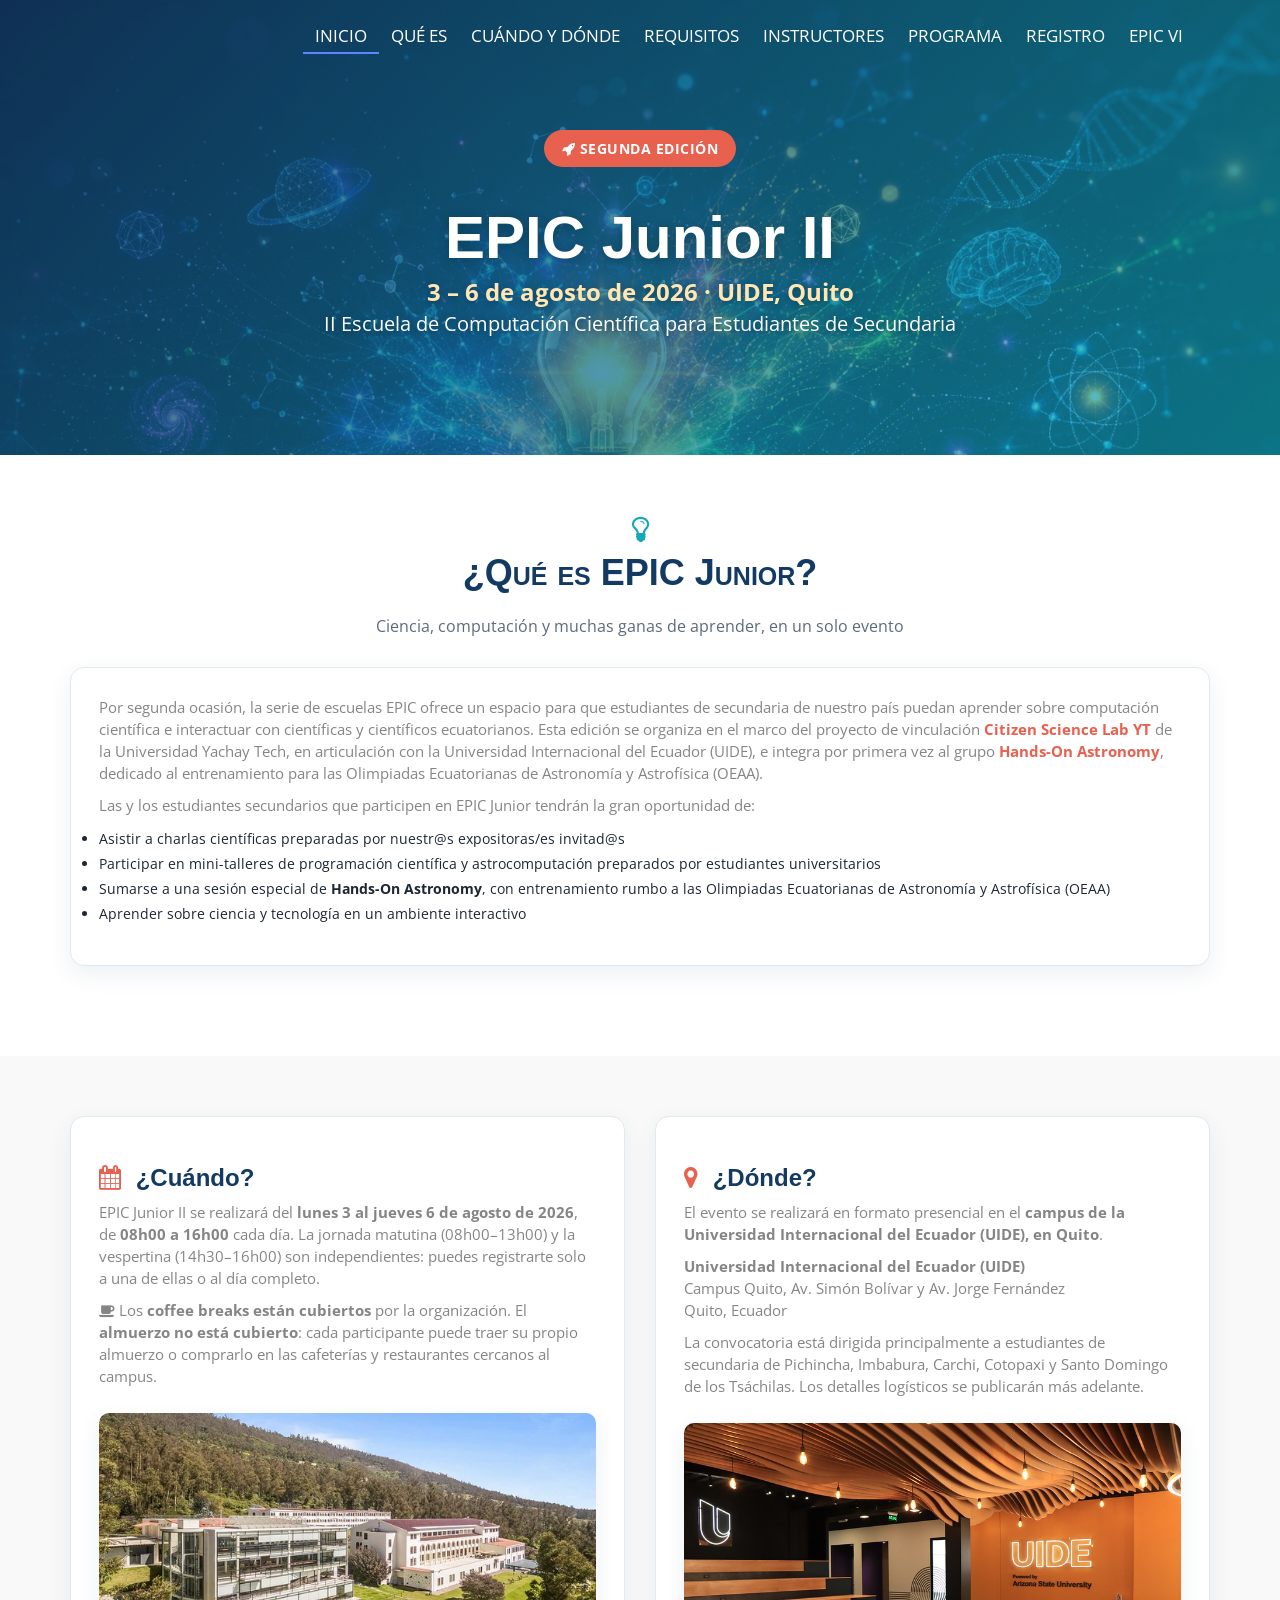
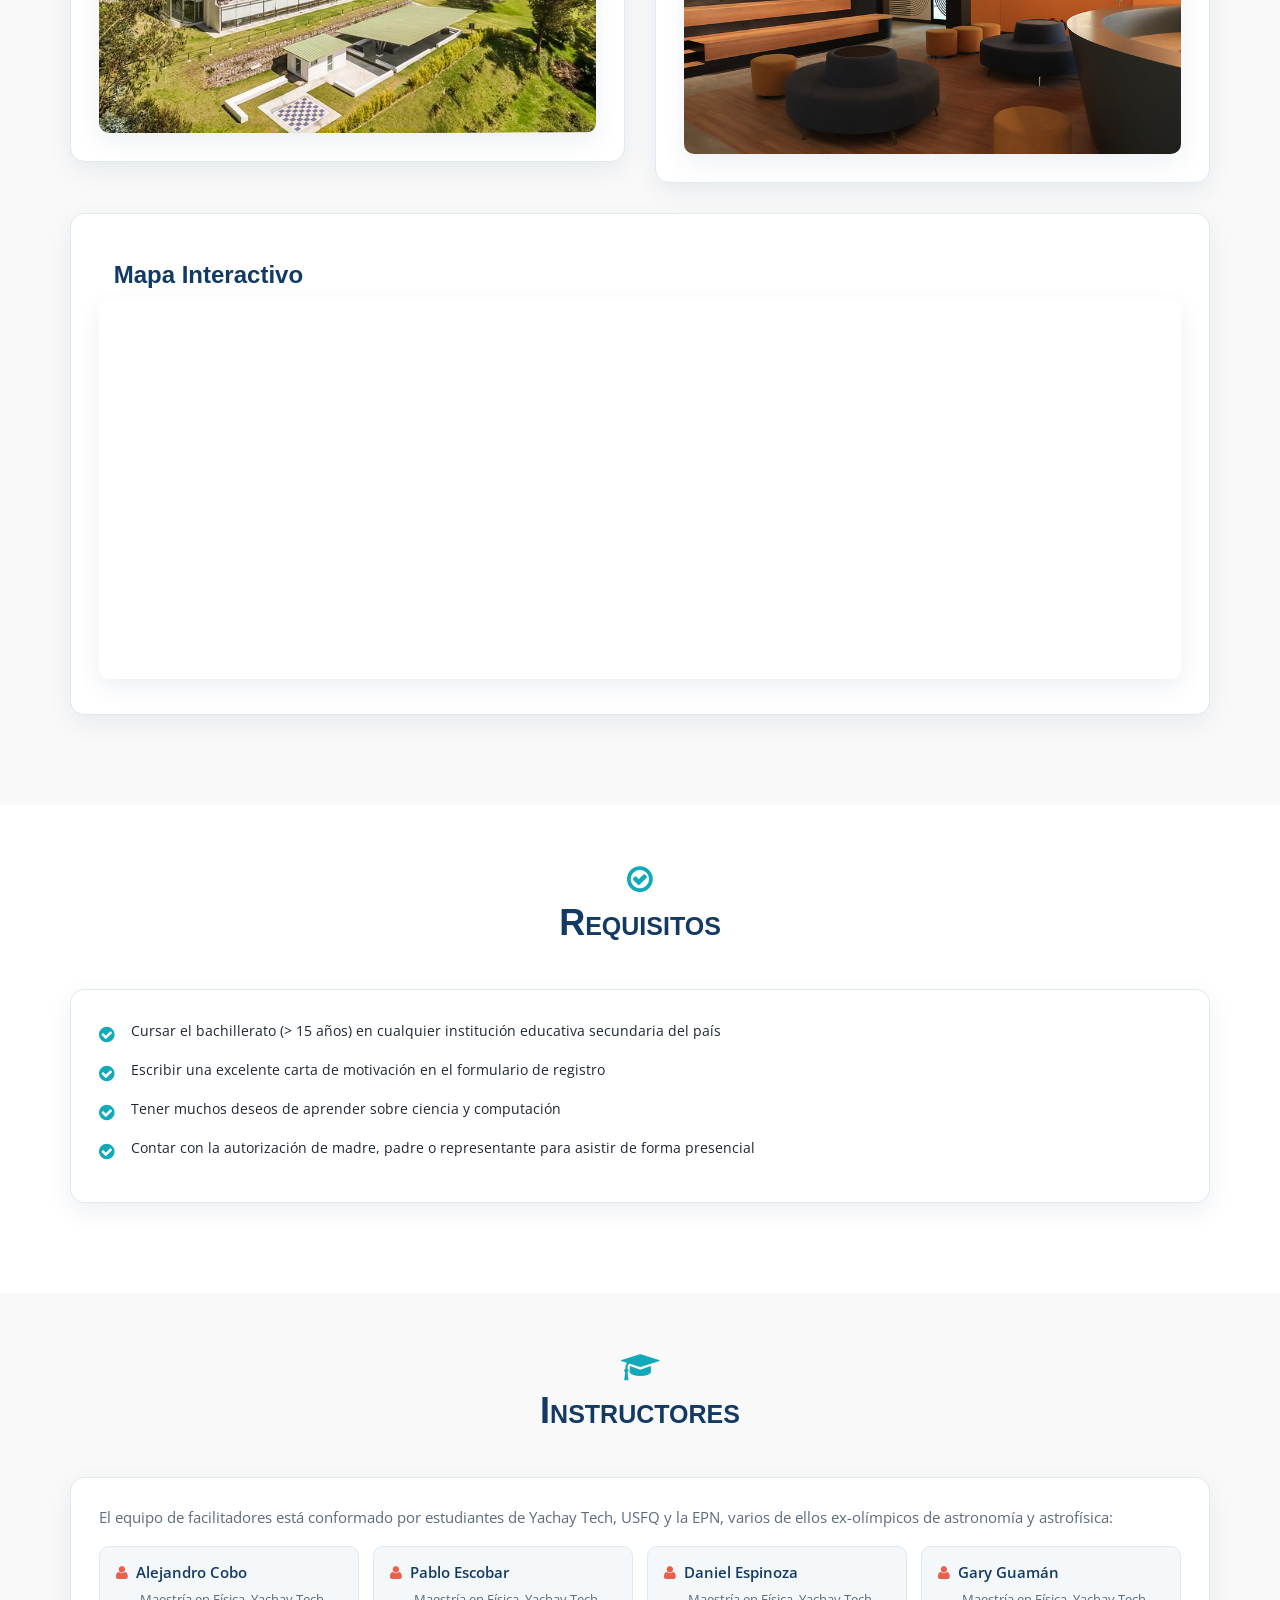
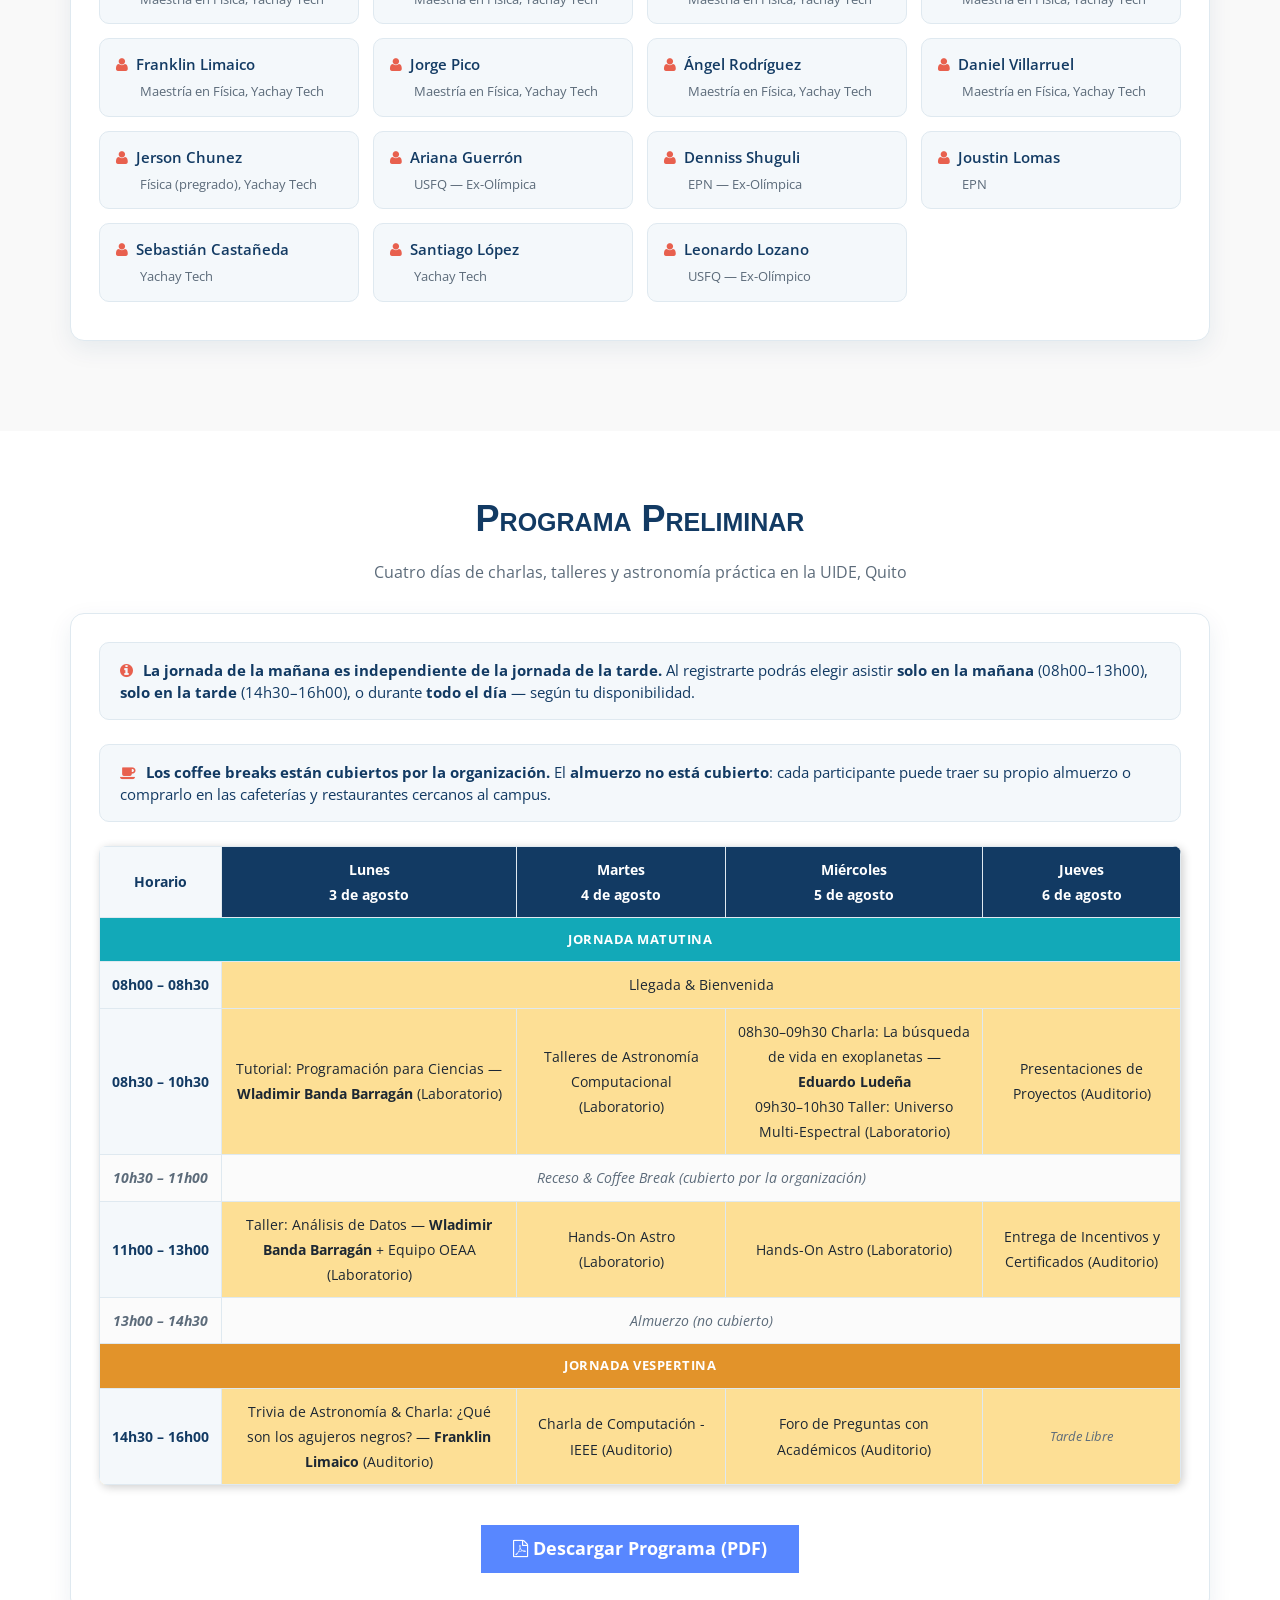
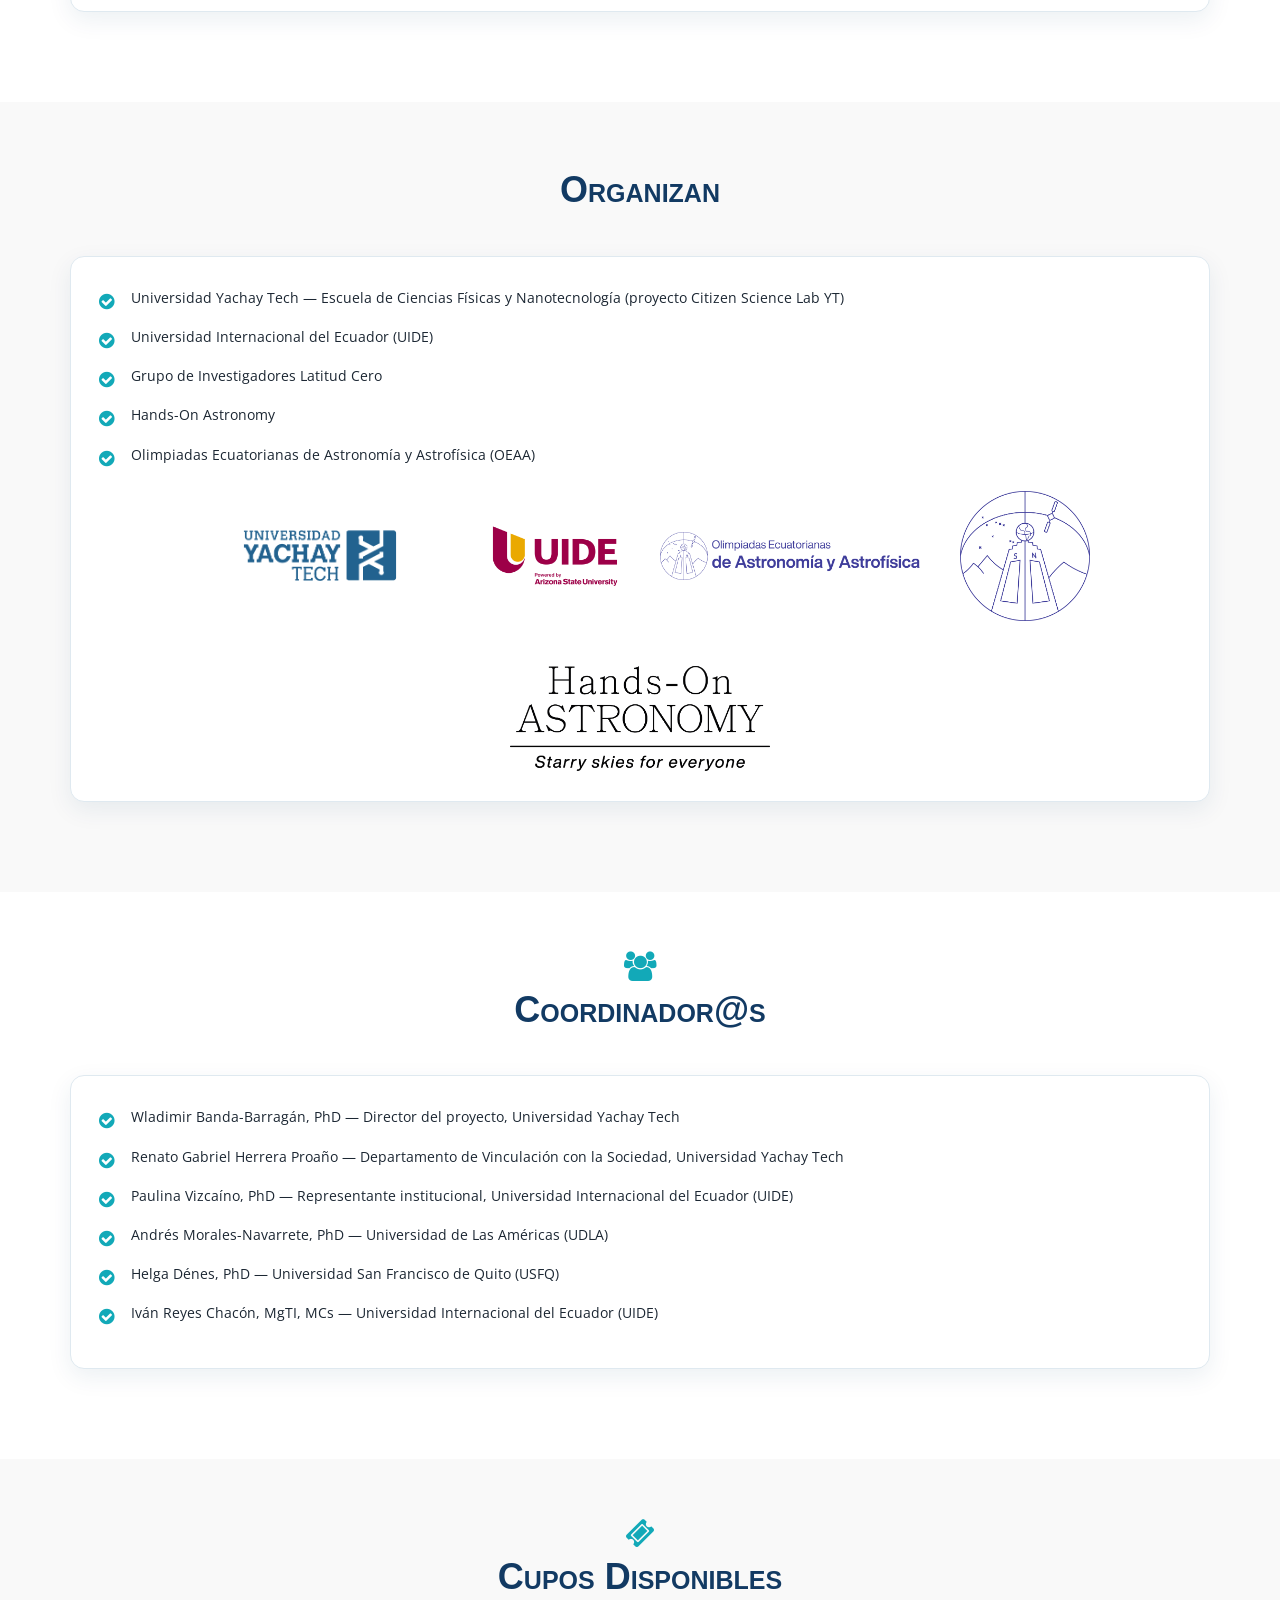
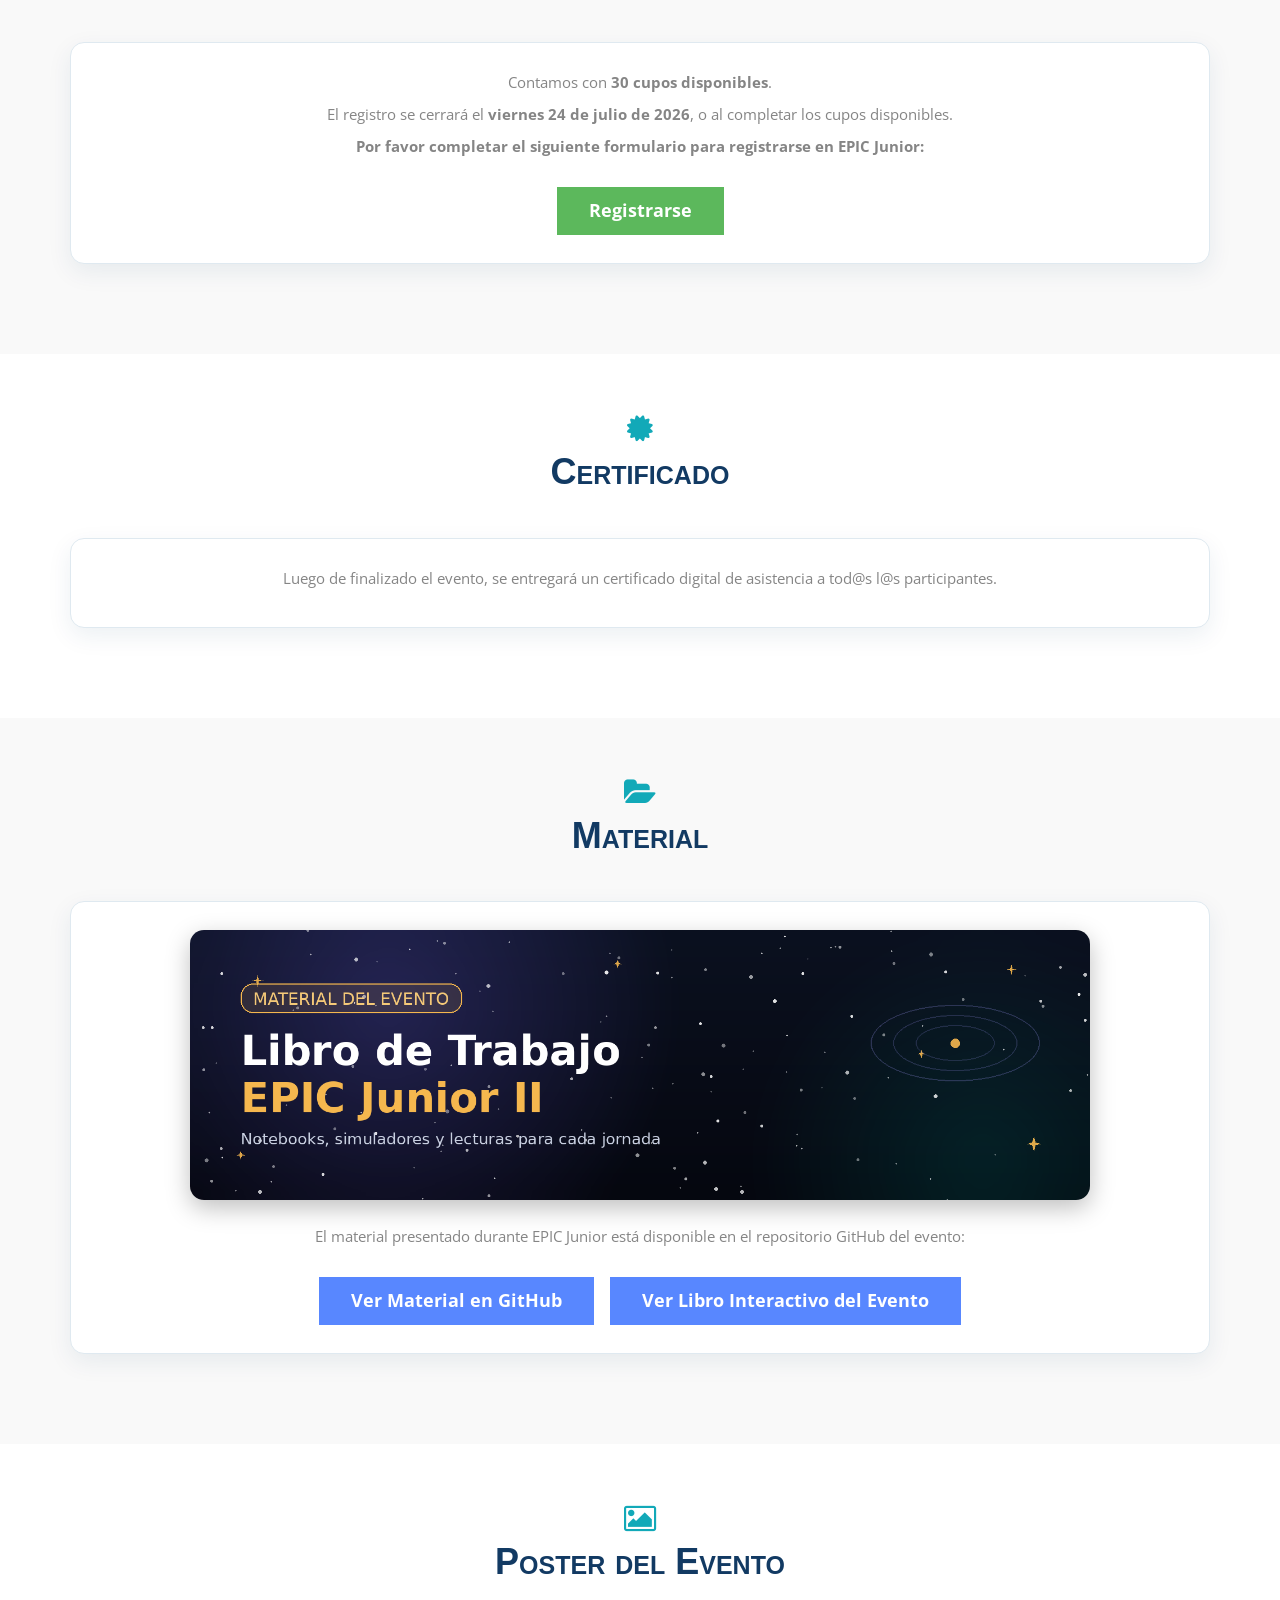
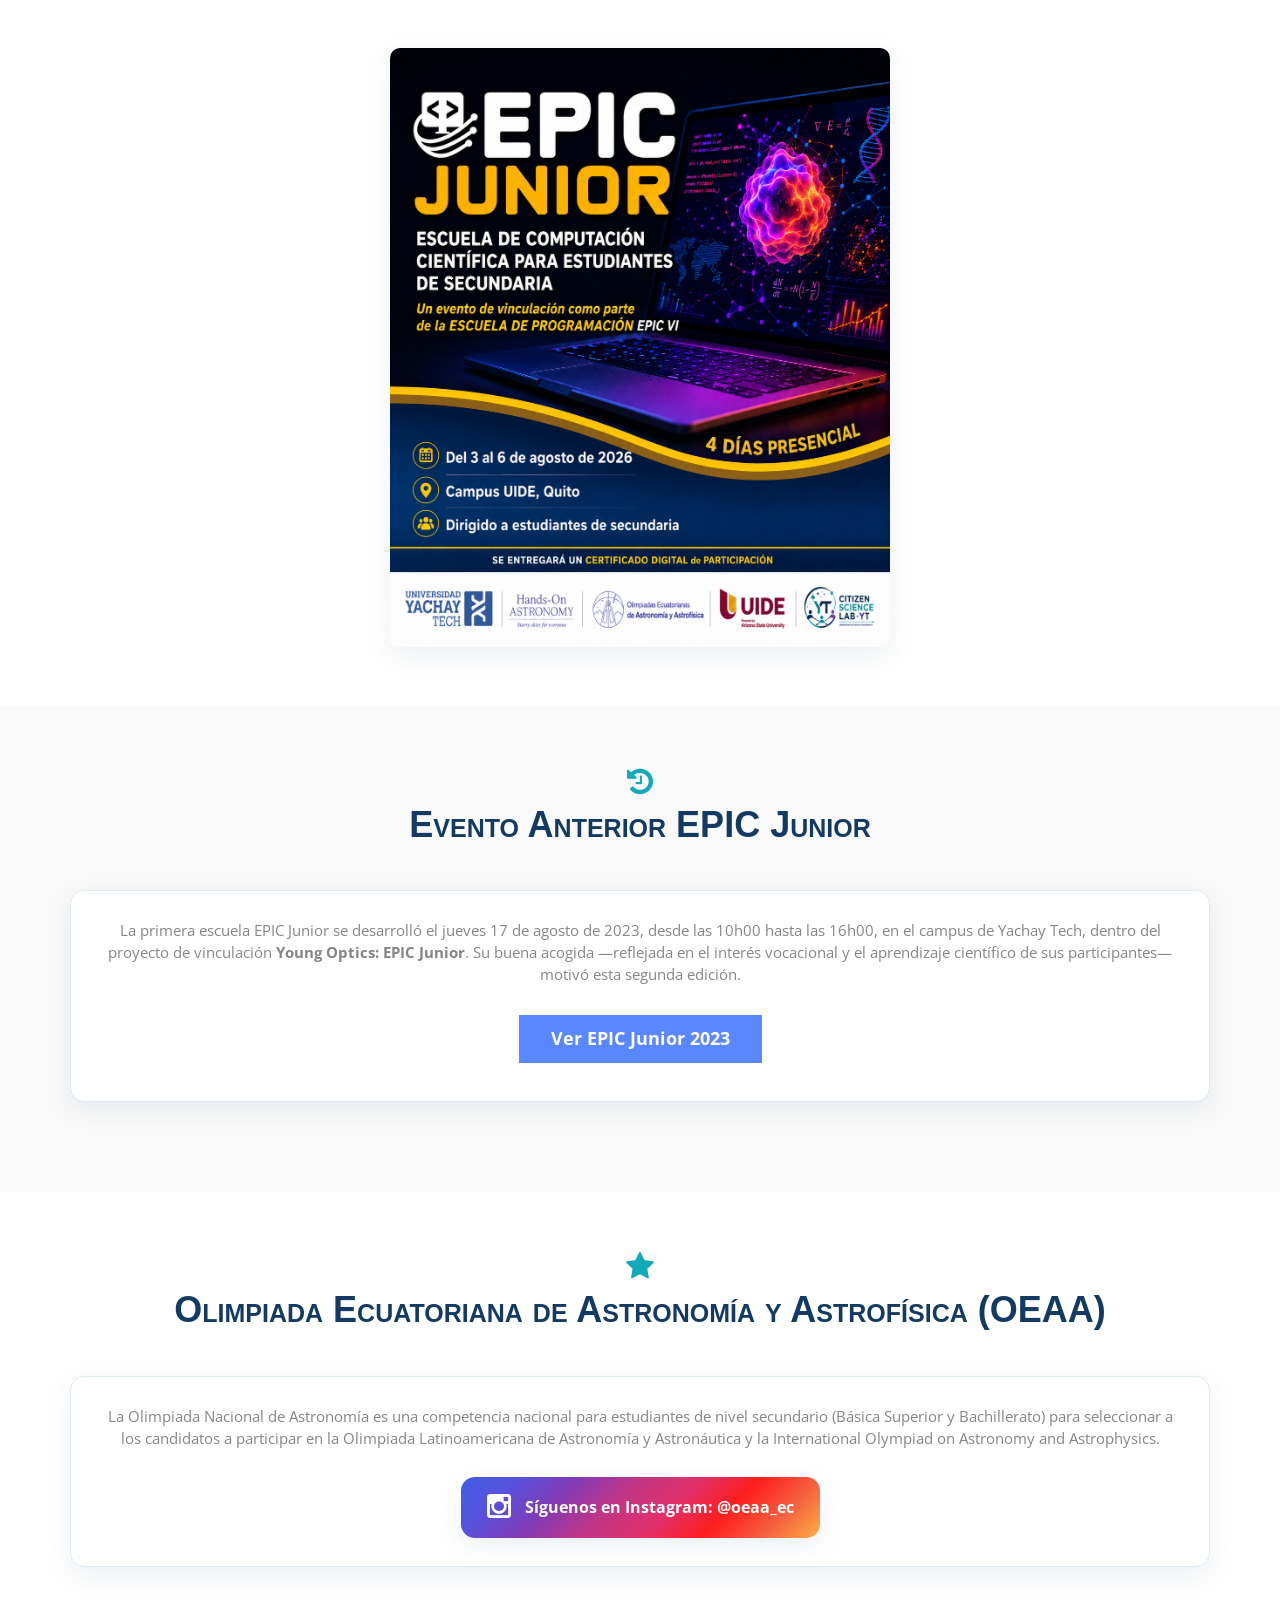
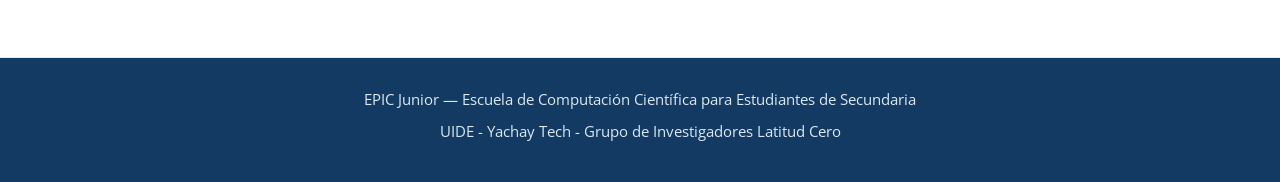
<file: EPIC_JR.html>
<!doctype html>
<html lang="es">
<head>
<meta charset="utf-8">
<meta name="viewport" content="width=device-width, initial-scale=1, maximum-scale=1">

<title>EPIC Junior II - Agosto 2026</title>
<link rel="stylesheet" href="css/bootstrap.min.css" />
<link rel="stylesheet" href="css/styles.css" />
<link href="css/font-awesome.min.css" rel="stylesheet">
<link rel="stylesheet" href="https://cdnjs.cloudflare.com/ajax/libs/animate.css/4.1.1/animate.min.css">

<style>

:root {
  --jr-navy: #123a63;
  --jr-blue: #2277b8;
  --jr-cyan: #12a9b8;
  --jr-coral: #e8604e;
  --jr-amber: #e2932a;
  --jr-purple: #7a5cc9;
  --jr-ink: #1c2733;
  --jr-muted: #5c6b7a;
  --jr-bg-soft: #f4f8fb;
  --jr-border: #dfe9f0;
  --jr-shadow: 0 8px 24px rgba(18, 58, 99, 0.08);
  --jr-shadow-lg: 0 18px 40px rgba(18, 58, 99, 0.16);
}

body {
  font-family: 'Segoe UI', Arial, sans-serif;
  line-height: 1.8;
  color: var(--jr-ink);
  background: #fff;
}

a { color: var(--jr-blue); }

.content-section,
.hero-section {
  scroll-margin-top: 90px;
}

.header .navbar-nav > li > a.scroll-link {
  cursor: pointer;
}

.hero-section {
  background: linear-gradient(135deg, rgba(18,58,99,0.82), rgba(18,169,184,0.68)),
              url('images/epicjr_image.jpg') center center/cover no-repeat;
  color: #fff;
  padding: 130px 0 110px;
  text-align: center;
  position: relative;
}

.hero-badge {
  display: inline-block;
  background: var(--jr-coral);
  color: #fff;
  font-size: 14px;
  font-weight: 700;
  letter-spacing: 0.5px;
  padding: 6px 18px;
  border-radius: 30px;
  margin-bottom: 18px;
  text-transform: uppercase;
}

.hero-section h1 {
  font-size: 60px;
  font-weight: 800;
  text-shadow: 0 2px 12px rgba(0,0,0,0.25);
}

.hero-section .hero-dates {
  font-size: 24px;
  font-weight: 700;
  color: #ffe6b3;
  margin-top: 10px;
}

.hero-section p {
  font-size: 20px;
  color: #fff;
  text-shadow: 0 1px 6px rgba(0,0,0,0.3);
}

.section-title {
  margin-bottom: 30px;
  text-align: center;
}

.section-title .fa {
  color: var(--jr-cyan);
  font-size: 30px;
  display: block;
  margin-bottom: 8px;
}

.section-title h2 {
  font-size: 36px;
  font-weight: 800;
  color: var(--jr-navy);
}

.section-title .subtitle {
  color: var(--jr-muted);
  font-size: 16px;
  max-width: 640px;
  margin: 6px auto 0;
}

.content-section {
  padding: 60px 0;
}

.info-card {
  background: #fff;
  padding: 28px;
  border-radius: 14px;
  border: 1px solid var(--jr-border);
  box-shadow: var(--jr-shadow);
  margin-bottom: 30px;
  transition: all 0.25s ease;
}

.info-card:hover {
  transform: translateY(-5px);
  box-shadow: var(--jr-shadow-lg);
}

.info-card h3 {
  color: var(--jr-navy);
  font-weight: 700;
}

.info-card h3 .fa {
  color: var(--jr-coral);
  margin-right: 8px;
}

.timeline {
  border-left: 4px solid var(--jr-cyan);
  padding-left: 24px;
  margin-top: 20px;
}

.timeline-item {
  margin-bottom: 28px;
  position: relative;
}

.timeline-item::before {
  content: '';
  position: absolute;
  left: -30px;
  top: 6px;
  width: 12px;
  height: 12px;
  border-radius: 50%;
  background: var(--jr-coral);
  border: 2px solid #fff;
  box-shadow: 0 0 0 2px var(--jr-coral);
}

.timeline-item h4 {
  color: var(--jr-blue);
  font-weight: 700;
  margin-bottom: 4px;
}

.timeline-note {
  font-size: 14px;
  color: var(--jr-muted);
  font-style: italic;
  margin-top: -10px;
  margin-bottom: 25px;
}

.register-btn {
  margin-top: 20px;
  font-weight: 700;
  border-radius: 30px;
  padding: 12px 32px;
}

.badge-pill {
  display: inline-block;
  background: var(--jr-bg-soft);
  color: var(--jr-navy);
  border: 1px solid var(--jr-border);
  border-radius: 30px;
  padding: 6px 16px;
  font-size: 14px;
  font-weight: 600;
  margin: 4px 6px 4px 0;
}

.partner-list,
.requirements-list,
.coordinators-list {
  list-style: none;
  padding-left: 0;
}

.partner-list li,
.requirements-list li,
.coordinators-list li {
  margin-bottom: 14px;
  padding-left: 32px;
  position: relative;
}

.partner-list li::before,
.requirements-list li::before,
.coordinators-list li::before {
  content: '\f058';
  font-family: FontAwesome;
  color: var(--jr-cyan);
  position: absolute;
  left: 0;
  top: 1px;
  font-size: 18px;
}

.instructors-grid {
  display: grid;
  grid-template-columns: repeat(auto-fill, minmax(220px, 1fr));
  gap: 14px;
  list-style: none;
  padding-left: 0;
}

.instructors-grid li {
  background: var(--jr-bg-soft);
  border: 1px solid var(--jr-border);
  border-radius: 10px;
  padding: 12px 16px;
  font-weight: 600;
  color: var(--jr-navy);
  font-size: 15px;
}

.instructors-grid li .fa {
  color: var(--jr-coral);
  margin-right: 8px;
}

.instructor-program {
  display: block;
  font-weight: 400;
  font-size: 12.5px;
  color: var(--jr-muted);
  margin-top: 3px;
  margin-left: 24px;
}

.instructors-note {
  color: var(--jr-muted);
  font-size: 15px;
  margin-bottom: 18px;
}

.org-logos {
  display: flex;
  flex-wrap: wrap;
  align-items: center;
  justify-content: center;
  gap: 40px;
  margin-top: 24px;
}

.org-logos img {
  max-height: 130px;
  max-width: 260px;
  object-fit: contain;
}

.footer {
  background: var(--jr-navy);
  color: #fff;
  text-align: center;
  padding: 30px 0;
}

.footer p { color: #dce8f2; }

.poster-img,
.logo-img {
  width: 100%;
  max-width: 500px;
  border-radius: 10px;
  margin-top: 20px;
  box-shadow: var(--jr-shadow);
}

.text-highlight {
  color: var(--jr-coral);
  font-weight: 700;
}

.venue-img {
  width: 100%;
  border-radius: 10px;
  margin-top: 16px;
  box-shadow: var(--jr-shadow);
}

.venue-map-card iframe {
  border-radius: 10px;
  box-shadow: var(--jr-shadow);
  width: 100%;
  height: 380px;
  border: 0;
}

.instagram-card {
  display: inline-flex;
  align-items: center;
  gap: 14px;
  background: linear-gradient(135deg, #405de6, #5851db, #833ab4, #c13584, #e1306c, #fd1d1d, #f56040, #fcaf45);
  color: #fff;
  padding: 16px 26px;
  border-radius: 14px;
  margin-top: 18px;
  text-decoration: none;
  font-weight: 700;
  font-size: 16px;
  box-shadow: var(--jr-shadow);
  transition: transform 0.2s ease;
}

.instagram-card:hover {
  transform: translateY(-3px);
  color: #fff;
  text-decoration: none;
}

.instagram-card .fa {
  font-size: 28px;
}

.shift-note {
  background: var(--jr-bg-soft);
  border: 1px solid var(--jr-border);
  border-radius: 10px;
  padding: 16px 20px;
  margin-bottom: 24px;
  color: var(--jr-navy);
  font-size: 15px;
}

.shift-note .fa {
  color: var(--jr-coral);
  margin-right: 6px;
}

.schedule-table {
  width: 100%;
  border-collapse: collapse;
  font-size: 14px;
}

.schedule-table th,
.schedule-table td {
  border: 1px solid var(--jr-border);
  padding: 10px 12px;
  text-align: center;
  vertical-align: middle;
}

.schedule-table thead th {
  background: var(--jr-navy);
  color: #fff;
  font-weight: 700;
}

.schedule-table td:first-child,
.schedule-table th:first-child {
  white-space: nowrap;
  font-weight: 700;
  color: var(--jr-navy);
  background: var(--jr-bg-soft);
}

.schedule-table .shift-row td {
  background: var(--jr-cyan);
  color: #fff;
  font-weight: 700;
  text-transform: uppercase;
  font-size: 13px;
  letter-spacing: 0.5px;
}

.schedule-table .shift-row.shift-afternoon td {
  background: var(--jr-amber);
}

.schedule-table .break-row td {
  background: #fbfbfb;
  color: var(--jr-muted);
  font-style: italic;
}

.schedule-table .closing-cell {
  color: var(--jr-muted);
  font-style: italic;
  font-size: 13px;
}

@media screen and (max-width: 768px) {

  .hero-section {
    padding: 100px 0 80px;
  }

  .hero-section h1 {
    font-size: 40px;
  }

  .hero-section .hero-dates {
    font-size: 19px;
  }

  .hero-section p {
    font-size: 17px;
  }

  .section-title h2 {
    font-size: 28px;
  }

}

</style>
</head>

<body>

<!-- NAV -->

<header class="header">
  <div class="container">
    <nav class="navbar navbar-inverse" role="navigation">
      <div class="navbar-header">
        <button type="button" id="nav-toggle" class="navbar-toggle" data-toggle="collapse" data-target="#main-nav">
          <span class="sr-only">Toggle navigation</span>
          <span class="icon-bar"></span>
          <span class="icon-bar"></span>
          <span class="icon-bar"></span>
        </button>
      </div>
      <!--/.navbar-header-->
      <div id="main-nav" class="collapse navbar-collapse">
        <ul class="nav navbar-nav" id="mainNav">
          <li class="active"><a href="#home" class="scroll-link">Inicio</a></li>
          <li><a href="#intro" class="scroll-link">Qué es</a></li>
          <li><a href="#fechaLugar" class="scroll-link">Cuándo y Dónde</a></li>
          <li><a href="#requisitos" class="scroll-link">Requisitos</a></li>
          <li><a href="#instructores" class="scroll-link">Instructores</a></li>
          <li><a href="#programa" class="scroll-link">Programa</a></li>
          <li><a href="#cupos" class="scroll-link">Registro</a></li>
          <li><a href="index.html">EPIC VI</a></li>
        </ul>
      </div>
      <!--/.navbar-collapse-->
    </nav>
    <!--/.navbar-->
  </div>
  <!--/.container-->
</header>
<!--/.header-->

<!-- HERO -->

<section id="home" class="hero-section">

  <div class="container animate__animated animate__fadeIn">

    <span class="hero-badge"><i class="fa fa-rocket"></i> Segunda edición</span>

    <h1>EPIC Junior II</h1>

    <p class="hero-dates">
      3 – 6 de agosto de 2026 &middot; UIDE, Quito
    </p>

    <p>
      II Escuela de Computación Científica para Estudiantes de Secundaria
    </p>

  </div>

</section>


<!-- INTRO -->

<section id="intro" class="content-section">

  <div class="container">

    <div class="section-title">
      <i class="fa fa-lightbulb-o"></i>
      <h2>¿Qué es EPIC Junior?</h2>
      <p class="subtitle">Ciencia, computación y muchas ganas de aprender, en un solo evento</p>
    </div>

    <div class="row">

      <div class="col-md-12">

        <div class="info-card">

          <p>
            Por segunda ocasión, la serie de escuelas EPIC ofrece un espacio para
            que estudiantes de secundaria de nuestro país puedan aprender sobre
            computación científica e interactuar con científicas y científicos
            ecuatorianos. Esta edición se organiza en el marco del proyecto de
            vinculación <span class="text-highlight">Citizen Science Lab YT</span> de la
            Universidad Yachay Tech, en articulación con la Universidad Internacional
            del Ecuador (UIDE), e integra por primera vez al grupo
            <span class="text-highlight">Hands-On Astronomy</span>, dedicado al
            entrenamiento para las Olimpiadas Ecuatorianas de Astronomía y
            Astrofísica (OEAA).
          </p>

          <p>
            Las y los estudiantes secundarios que participen en EPIC Junior tendrán
            la gran oportunidad de:
          </p>

          <ul>
            <li>Asistir a charlas científicas preparadas por nuestr@s expositoras/es invitad@s</li>
            <li>Participar en mini-talleres de programación científica y astrocomputación preparados por estudiantes universitarios</li>
            <li>Sumarse a una sesión especial de <strong>Hands-On Astronomy</strong>, con entrenamiento rumbo a las Olimpiadas Ecuatorianas de Astronomía y Astrofísica (OEAA)</li>
            <li>Aprender sobre ciencia y tecnología en un ambiente interactivo</li>
          </ul>

        </div>

      </div>

    </div>

  </div>

</section>


<!-- FECHA Y LUGAR -->

<section id="fechaLugar" class="content-section" style="background-color: #f9f9f9;">

  <div class="container">

    <div class="row">

      <div class="col-md-6">

        <div class="info-card">

          <h3><i class="fa fa-calendar"></i> ¿Cuándo?</h3>

          <p>
            EPIC Junior II se realizará del <strong>lunes 3 al jueves 6 de agosto de 2026</strong>,
            de <strong>08h00 a 16h00</strong> cada día. La jornada matutina (08h00–13h00) y
            la vespertina (14h30–16h00) son independientes: puedes registrarte solo a una
            de ellas o al día completo.
          </p>

          <p>
            <i class="fa fa-coffee"></i> Los <strong>coffee breaks están cubiertos</strong>
            por la organización. El <strong>almuerzo no está cubierto</strong>: cada
            participante puede traer su propio almuerzo o comprarlo en las cafeterías
            y restaurantes cercanos al campus.
          </p>

          <img src="images/uide_campus_2.jpg" alt="Campus UIDE, Quito" class="venue-img">

        </div>

      </div>

      <div class="col-md-6">

        <div class="info-card">

          <h3><i class="fa fa-map-marker"></i> ¿Dónde?</h3>

          <p>
            El evento se realizará en formato presencial en el <strong>campus de la
            Universidad Internacional del Ecuador (UIDE), en Quito</strong>.
          </p>

          <p>
            <strong>Universidad Internacional del Ecuador (UIDE)</strong><br>
            Campus Quito, Av. Simón Bolívar y Av. Jorge Fernández<br>
            Quito, Ecuador
          </p>

          <p>
            La convocatoria está dirigida principalmente a estudiantes de secundaria
            de Pichincha, Imbabura, Carchi, Cotopaxi y Santo Domingo de los Tsáchilas.
            Los detalles logísticos se publicarán más adelante.
          </p>

          <img src="images/uide_01.jpg" alt="Instalaciones del campus UIDE, Quito" class="venue-img">

        </div>

      </div>

    </div>

    <div class="row">

      <div class="col-md-12">

        <div class="info-card venue-map-card">

          <h3><i class="fa fa-map"></i> Mapa Interactivo</h3>

          <iframe
            src="https://www.google.com/maps/embed?pb=!1m18!1m12!1m3!1d3989.7815465074127!2d-78.47110212420631!3d-0.24599759975157964!2m3!1f0!2f0!3f0!3m2!1i1024!2i768!4f13.1!3m3!1m2!1s0x91d597638b0399b7%3A0x6584fbf0c60146da!2sUniversidad%20Internacional%20del%20Ecuador%20-%20UIDE%20Quito!5e0!3m2!1ses-419!2sec!4v1744081592806!5m2!1ses-419!2sec"
            allowfullscreen=""
            loading="lazy"
            referrerpolicy="no-referrer-when-downgrade">
          </iframe>

        </div>

      </div>

    </div>

  </div>

</section>


<!-- REQUISITOS -->

<section id="requisitos" class="content-section">

  <div class="container">

    <div class="section-title">
      <i class="fa fa-check-circle-o"></i>
      <h2>Requisitos</h2>
    </div>

    <div class="info-card">

      <ul class="requirements-list">
        <li>Cursar el bachillerato (> 15 años) en cualquier institución educativa secundaria del país</li>
        <li>Escribir una excelente carta de motivación en el formulario de registro</li>
        <li>Tener muchos deseos de aprender sobre ciencia y computación</li>
        <li>Contar con la autorización de madre, padre o representante para asistir de forma presencial</li>
      </ul>

    </div>

  </div>

</section>


<!-- INSTRUCTORES -->

<section id="instructores" class="content-section" style="background-color: #f9f9f9;">

  <div class="container">

    <div class="section-title">
      <i class="fa fa-graduation-cap"></i>
      <h2>Instructores</h2>
    </div>

    <div class="info-card">

      <p class="instructors-note">
        El equipo de facilitadores está conformado por estudiantes de Yachay Tech,
        USFQ y la EPN, varios de ellos ex-olímpicos de astronomía y astrofísica:
      </p>

      <ul class="instructors-grid">
        <li><i class="fa fa-user"></i>Alejandro Cobo<span class="instructor-program">Maestría en Física, Yachay Tech</span></li>
        <li><i class="fa fa-user"></i>Pablo Escobar<span class="instructor-program">Maestría en Física, Yachay Tech</span></li>
        <li><i class="fa fa-user"></i>Daniel Espinoza<span class="instructor-program">Maestría en Física, Yachay Tech</span></li>
        <li><i class="fa fa-user"></i>Gary Guamán<span class="instructor-program">Maestría en Física, Yachay Tech</span></li>
        <li><i class="fa fa-user"></i>Franklin Limaico<span class="instructor-program">Maestría en Física, Yachay Tech</span></li>
        <li><i class="fa fa-user"></i>Jorge Pico<span class="instructor-program">Maestría en Física, Yachay Tech</span></li>
        <li><i class="fa fa-user"></i>Ángel Rodríguez<span class="instructor-program">Maestría en Física, Yachay Tech</span></li>
        <li><i class="fa fa-user"></i>Daniel Villarruel<span class="instructor-program">Maestría en Física, Yachay Tech</span></li>
        <li><i class="fa fa-user"></i>Jerson Chunez<span class="instructor-program">Física (pregrado), Yachay Tech</span></li>
        <li><i class="fa fa-user"></i>Ariana Guerrón<span class="instructor-program">USFQ — Ex-Olímpica</span></li>
        <li><i class="fa fa-user"></i>Denniss Shuguli<span class="instructor-program">EPN — Ex-Olímpica</span></li>
        <li><i class="fa fa-user"></i>Joustin Lomas<span class="instructor-program">EPN</span></li>
        <li><i class="fa fa-user"></i>Sebastián Castañeda<span class="instructor-program">Yachay Tech</span></li>
        <li><i class="fa fa-user"></i>Santiago López<span class="instructor-program">Yachay Tech</span></li>
        <li><i class="fa fa-user"></i>Leonardo Lozano<span class="instructor-program">USFQ — Ex-Olímpico</span></li>
      </ul>

    </div>

  </div>

</section>


<!-- PROGRAMA -->

<section id="programa" class="content-section">

  <div class="container">

    <div class="section-title">
      <i class="fa fa-map-signs"></i>
      <h2>Programa Preliminar</h2>
      <p class="subtitle">Cuatro días de charlas, talleres y astronomía práctica en la UIDE, Quito</p>
    </div>

    <div class="info-card">

      <p class="shift-note">
        <i class="fa fa-info-circle"></i>
        <strong>La jornada de la mañana es independiente de la jornada de la tarde.</strong>
        Al registrarte podrás elegir asistir <strong>solo en la mañana</strong>
        (08h00–13h00), <strong>solo en la tarde</strong> (14h30–16h00), o durante
        <strong>todo el día</strong> — según tu disponibilidad.
      </p>

      <p class="shift-note">
        <i class="fa fa-coffee"></i>
        <strong>Los coffee breaks están cubiertos por la organización.</strong>
        El <strong>almuerzo no está cubierto</strong>: cada participante puede traer
        su propio almuerzo o comprarlo en las cafeterías y restaurantes cercanos al
        campus.
      </p>

      <div class="table-responsive">
        <table class="schedule-table">
          <thead>
            <tr>
              <th>Horario</th>
              <th>Lunes<br>3 de agosto</th>
              <th>Martes<br>4 de agosto</th>
              <th>Miércoles<br>5 de agosto</th>
              <th>Jueves<br>6 de agosto</th>
            </tr>
          </thead>
          <tbody>
            <tr class="shift-row">
              <td colspan="5">Jornada Matutina</td>
            </tr>
            <tr>
              <td>08h00 – 08h30</td>
              <td colspan="4">Llegada &amp; Bienvenida</td>
            </tr>
            <tr>
              <td>08h30 – 10h30</td>
              <td>Tutorial: Programación para Ciencias — <strong>Wladimir Banda Barragán</strong> (Laboratorio)</td>
              <td>Talleres de Astronomía Computacional (Laboratorio)</td>
              <td>08h30–09h30 Charla: La búsqueda de vida en exoplanetas — <strong>Eduardo Ludeña</strong><br>09h30–10h30 Taller: Universo Multi-Espectral (Laboratorio)</td>
              <td>Presentaciones de Proyectos (Auditorio)</td>
            </tr>
            <tr class="break-row">
              <td>10h30 – 11h00</td>
              <td colspan="4">Receso &amp; Coffee Break (cubierto por la organización)</td>
            </tr>
            <tr>
              <td>11h00 – 13h00</td>
              <td>Taller: Análisis de Datos — <strong>Wladimir Banda Barragán</strong> + Equipo OEAA (Laboratorio)</td>
              <td>Hands-On Astro (Laboratorio)</td>
              <td>Hands-On Astro (Laboratorio)</td>
              <td>Entrega de Incentivos y Certificados (Auditorio)</td>
            </tr>
            <tr class="break-row">
              <td>13h00 – 14h30</td>
              <td colspan="4">Almuerzo (no cubierto)</td>
            </tr>
            <tr class="shift-row shift-afternoon">
              <td colspan="5">Jornada Vespertina</td>
            </tr>
            <tr>
              <td>14h30 – 16h00</td>
              <td>Trivia de Astronomía &amp; Charla: ¿Qué son los agujeros negros? — <strong>Franklin Limaico</strong> (Auditorio)</td>
              <td>Charla de Computación - IEEE (Auditorio)</td>
              <td>Foro de Preguntas con Académicos (Auditorio)</td>
              <td class="closing-cell">Tarde Libre</td>
            </tr>
          </tbody>
        </table>
      </div>

      <p class="text-center" style="margin-top: 20px;">
        <a href="images/Programa_EPIC_Junior_II.pdf"
           target="_blank"
           class="btn btn-primary btn-lg register-btn">
          <i class="fa fa-file-pdf-o"></i> Descargar Programa (PDF)
        </a>
      </p>

    </div>

  </div>

</section>


<!-- ORGANIZAN -->

<section id="organizan" class="content-section" style="background-color: #f9f9f9;">

  <div class="container">

    <div class="section-title">
      <i class="fa fa-handshake-o"></i>
      <h2>Organizan</h2>
    </div>

    <div class="info-card">

      <ul class="partner-list">
        <li>Universidad Yachay Tech — Escuela de Ciencias Físicas y Nanotecnología (proyecto Citizen Science Lab YT)</li>
        <li>Universidad Internacional del Ecuador (UIDE)</li>
        <li>Grupo de Investigadores Latitud Cero</li>
        <li>Hands-On Astronomy</li>
        <li>Olimpiadas Ecuatorianas de Astronomía y Astrofísica (OEAA)</li>
      </ul>

      <div class="org-logos">
        <img src="images/LOGOTIPO-YACHAY-TECH-UITEY-2023.png" alt="Universidad Yachay Tech">
        <img src="images/thumbnail_Logo%20UIDE.png" alt="Universidad Internacional del Ecuador">
        <img src="images/logo_oeaa.png" alt="Olimpiadas Ecuatorianas de Astronomía y Astrofísica (OEAA)">
        <img src="images/oeaa_solo.png" alt="OEAA">
        <img src="images/hoa.png" alt="Hands-On Astronomy">
      </div>

    </div>

  </div>

</section>


<!-- COORDINADORES -->

<section id="coordinadores" class="content-section">

  <div class="container">

    <div class="section-title">
      <i class="fa fa-users"></i>
      <h2>Coordinador@s</h2>
    </div>

    <div class="info-card">

      <ul class="coordinators-list">
        <li>Wladimir Banda-Barragán, PhD — Director del proyecto, Universidad Yachay Tech</li>
        <li>Renato Gabriel Herrera Proaño — Departamento de Vinculación con la Sociedad, Universidad Yachay Tech</li>
        <li>Paulina Vizcaíno, PhD — Representante institucional, Universidad Internacional del Ecuador (UIDE)</li>
        <li>Andrés Morales-Navarrete, PhD — Universidad de Las Américas (UDLA)</li>
        <li>Helga Dénes, PhD — Universidad San Francisco de Quito (USFQ)</li>
        <li>Iván Reyes Chacón, MgTI, MCs — Universidad Internacional del Ecuador (UIDE)</li>
      </ul>

    </div>

  </div>

</section>


<!-- CUPOS -->

<section id="cupos" class="content-section" style="background-color: #f9f9f9;">

  <div class="container">

    <div class="section-title">
      <i class="fa fa-ticket"></i>
      <h2>Cupos Disponibles</h2>
    </div>

    <div class="info-card text-center">

      <p>
        Contamos con <strong>30 cupos disponibles</strong>.
      </p>

      <p>
        El registro se cerrará el <strong>viernes 24 de julio de 2026</strong>, o al
        completar los cupos disponibles.
      </p>

      <p>
        <strong>
          Por favor completar el siguiente formulario para registrarse en EPIC Junior:
        </strong>
      </p>

      <a href="https://forms.gle/Vx38fNjV81P7JdTL6"
         target="_blank"
         class="btn btn-success btn-lg register-btn">

        Registrarse

      </a>

    </div>

  </div>

</section>


<!-- CERTIFICADO -->

<section id="certificado" class="content-section">

  <div class="container">

    <div class="section-title">
      <i class="fa fa-certificate"></i>
      <h2>Certificado</h2>
    </div>

    <div class="info-card text-center">

      <p>
        Luego de finalizado el evento, se entregará un certificado digital
        de asistencia a tod@s l@s participantes.
      </p>

    </div>

  </div>

</section>


<!-- MATERIAL -->

<section id="material" class="content-section" style="background-color: #f9f9f9;">

  <div class="container">

    <div class="section-title">
      <i class="fa fa-folder-open"></i>
      <h2>Material</h2>
    </div>

    <div class="info-card text-center">

      <a href="libro_epic_junior_ii.html" target="_blank" style="display: block; margin-bottom: 25px;">
        <img src="images/libro_epic_junior_banner.png"
             alt="Libro de Trabajo: EPIC Junior II"
             style="width: 100%; max-width: 900px; border-radius: 14px; box-shadow: 0 8px 24px rgba(0,0,0,0.25);">
      </a>

      <p>
        El material presentado durante EPIC Junior está disponible en el repositorio
        GitHub del evento:
      </p>

      <a href="https://github.com/ciencialatitud0/EPIC_6/tree/main/EPIC_Junior"
         target="_blank"
         class="btn btn-primary btn-lg register-btn">

        Ver Material en GitHub

      </a>

      <a href="libro_epic_junior_ii.html"
         target="_blank"
         class="btn btn-primary btn-lg register-btn"
         style="margin-left: 12px;">

        Ver Libro Interactivo del Evento

      </a>

    </div>

  </div>

</section>


<!-- POSTER -->

<section id="poster" class="content-section">

  <div class="container">

    <div class="section-title">
      <i class="fa fa-image"></i>
      <h2>Poster del Evento</h2>
    </div>

    <div class="text-center">

      <img src="images/epic_jr_ii.png"
           alt="Poster EPIC Junior II"
           class="poster-img">

    </div>

  </div>

</section>


<!-- EVENTO ANTERIOR -->

<section id="eventoAnterior" class="content-section" style="background-color: #f9f9f9;">

  <div class="container">

    <div class="section-title">
      <i class="fa fa-history"></i>
      <h2>Evento Anterior EPIC Junior</h2>
    </div>

    <div class="info-card text-center">

      <p>
        La primera escuela EPIC Junior se desarrolló el jueves 17 de agosto de 2023,
        desde las 10h00 hasta las 16h00, en el campus de Yachay Tech, dentro del
        proyecto de vinculación <strong>Young Optics: EPIC Junior</strong>. Su buena
        acogida —reflejada en el interés vocacional y el aprendizaje científico de
        sus participantes— motivó esta segunda edición.
      </p>

      <p>
        <a href="https://ciencialatitud0.github.io/EPIC_3/info/EPIC_Junior.html"
           target="_blank"
           class="btn btn-primary btn-lg register-btn">
          Ver EPIC Junior 2023
        </a>
      </p>

    </div>

  </div>

</section>


<!-- OEAA -->

<section id="oeaa" class="content-section">

  <div class="container">

    <div class="section-title">
      <i class="fa fa-star"></i>
      <h2>Olimpiada Ecuatoriana de Astronomía y Astrofísica (OEAA)</h2>
    </div>

    <div class="info-card text-center">

      <p>
        La Olimpiada Nacional de Astronomía es una competencia nacional para
        estudiantes de nivel secundario (Básica Superior y Bachillerato) para
        seleccionar a los candidatos a participar en la Olimpiada Latinoamericana
        de Astronomía y Astronáutica y la International Olympiad on Astronomy and
        Astrophysics.
      </p>

      <a href="https://www.instagram.com/oeaa_ec?igsh=OHJkNGdtM2ttZTNj"
         target="_blank"
         class="instagram-card">
        <i class="fa fa-instagram"></i> Síguenos en Instagram: @oeaa_ec
      </a>

    </div>

  </div>

</section>

<!-- FOOTER -->

<footer class="footer">

  <div class="container">

    <p>
      EPIC Junior — Escuela de Computación Científica para Estudiantes de Secundaria
    </p>

    <p>
      UIDE - Yachay Tech - Grupo de Investigadores Latitud Cero
    </p>

  </div>

</footer>


<script src="js/jquery-1.8.2.min.js"></script>
<script src="js/bootstrap.min.js"></script>
<script src="js/jquery.nav.js"></script>
<script>
  if ($('#main-nav ul li:first-child').hasClass('active')) {
    $('#main-nav').css('background', 'none');
  }

  $('#mainNav').onePageNav({
    currentClass: 'active',
    changeHash: false,
    scrollSpeed: 950,
    scrollThreshold: 0.2,
    filter: '',
    easing: 'swing',
    begin: function () {},
    end: function () {
      if (!$('#main-nav ul li:first-child').hasClass('active')) {
        $('.header').addClass('addBg');
      } else {
        $('.header').removeClass('addBg');
      }
    },
    scrollChange: function ($currentListItem) {
      if (!$('#main-nav ul li:first-child').hasClass('active')) {
        $('.header').addClass('addBg');
      } else {
        $('.header').removeClass('addBg');
      }
    }
  });
</script>

</body>
</html>
</file>
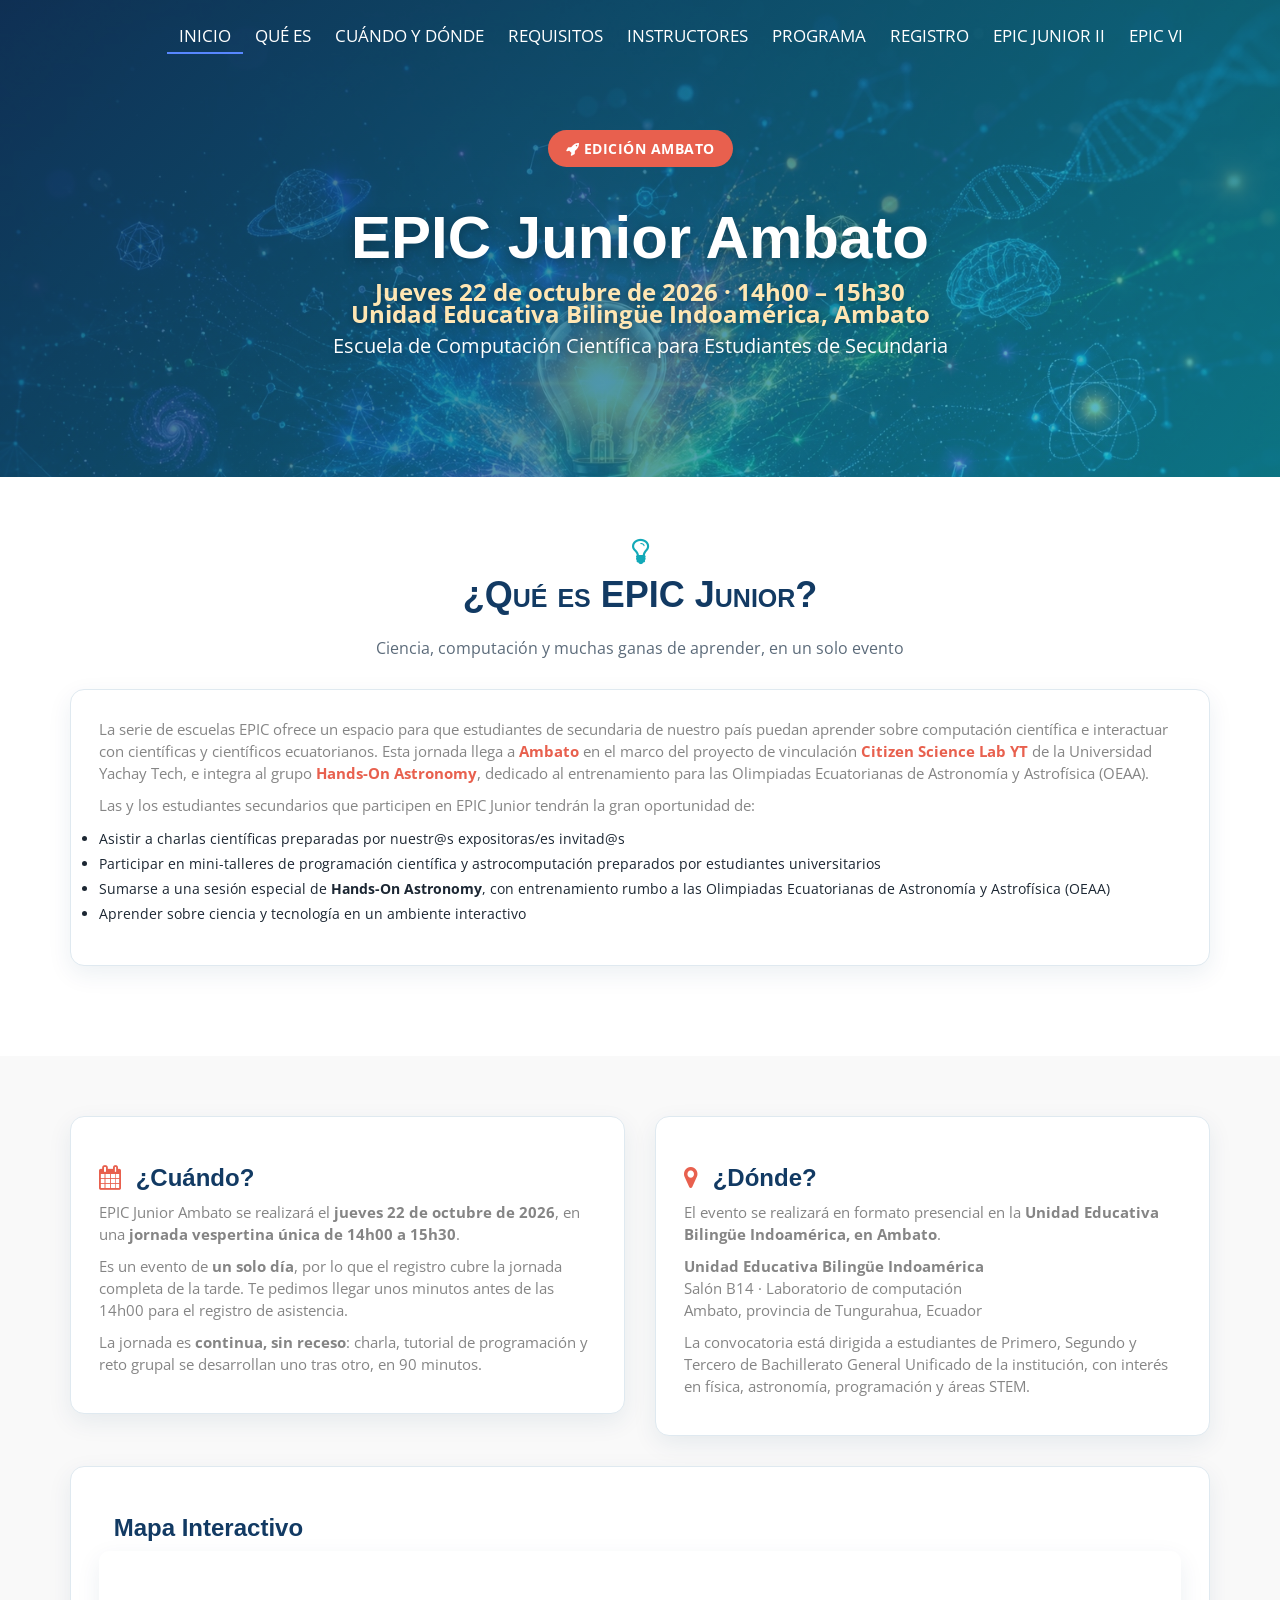
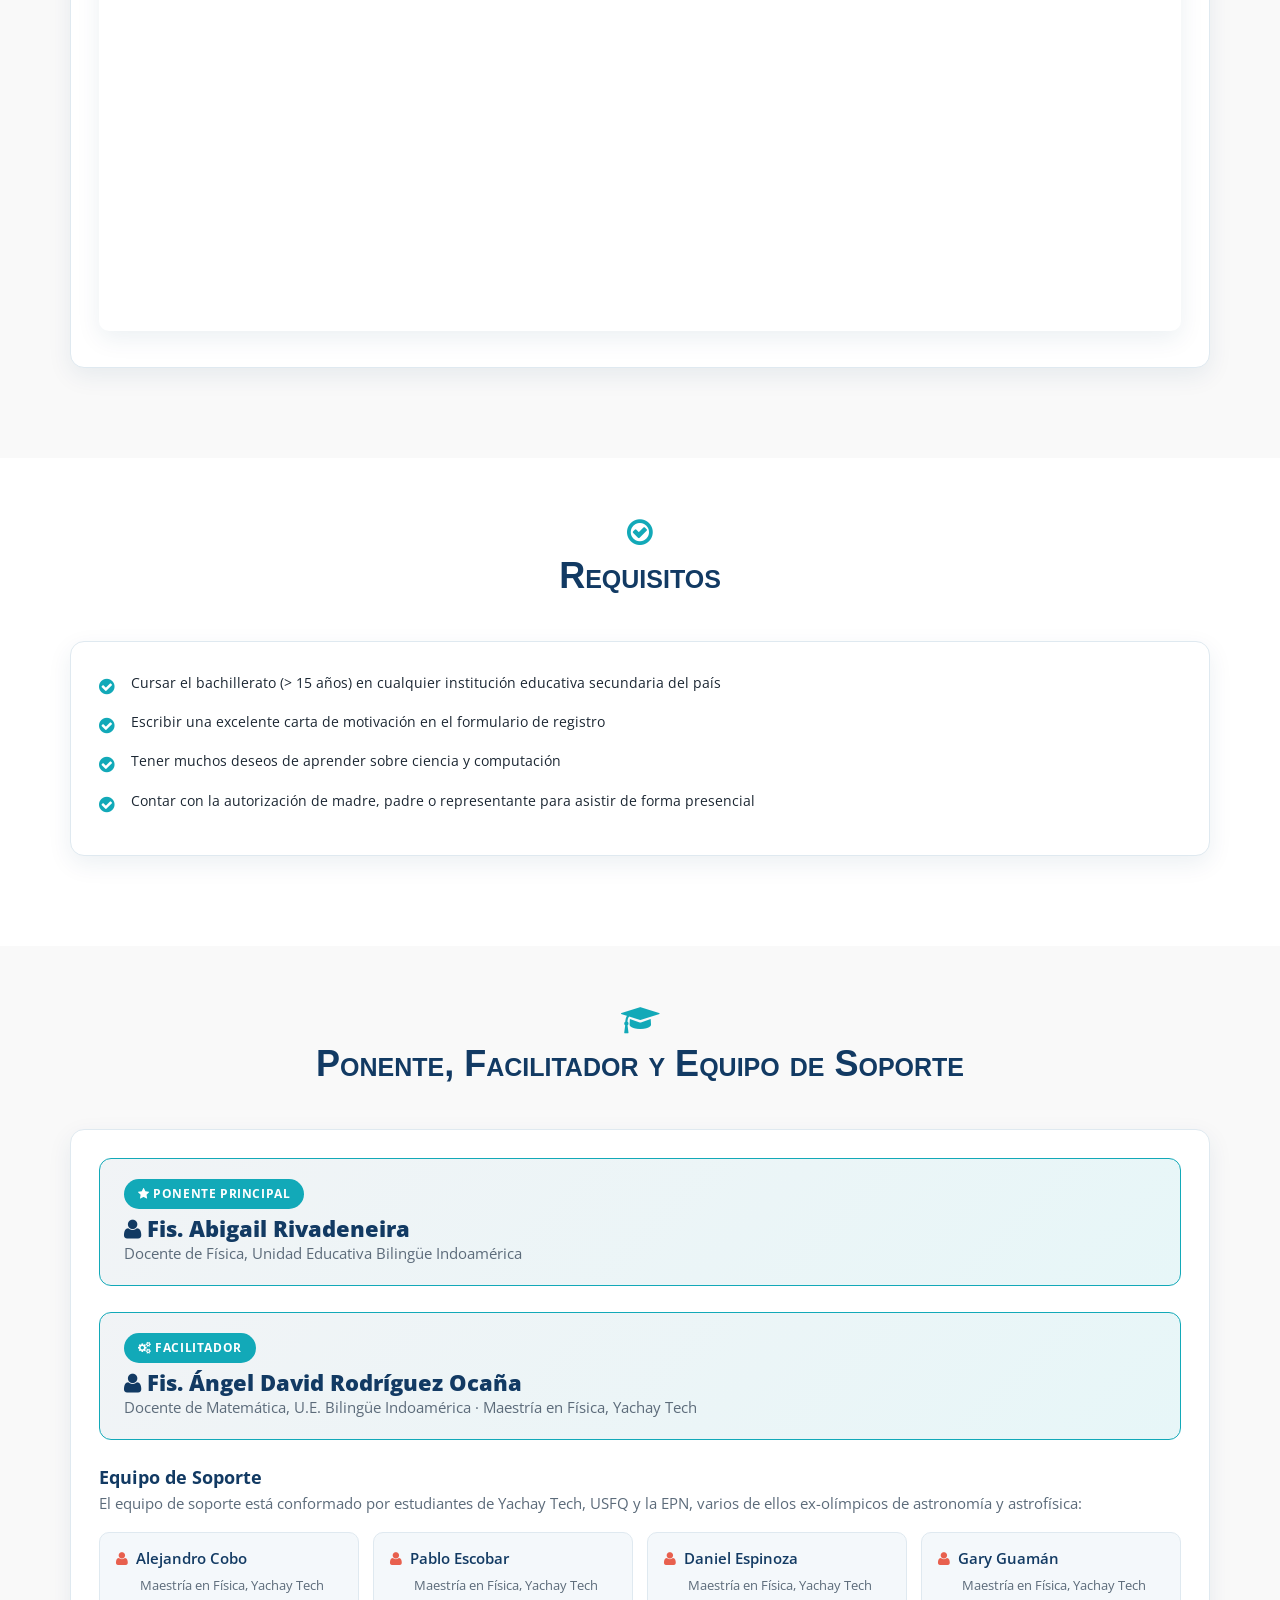
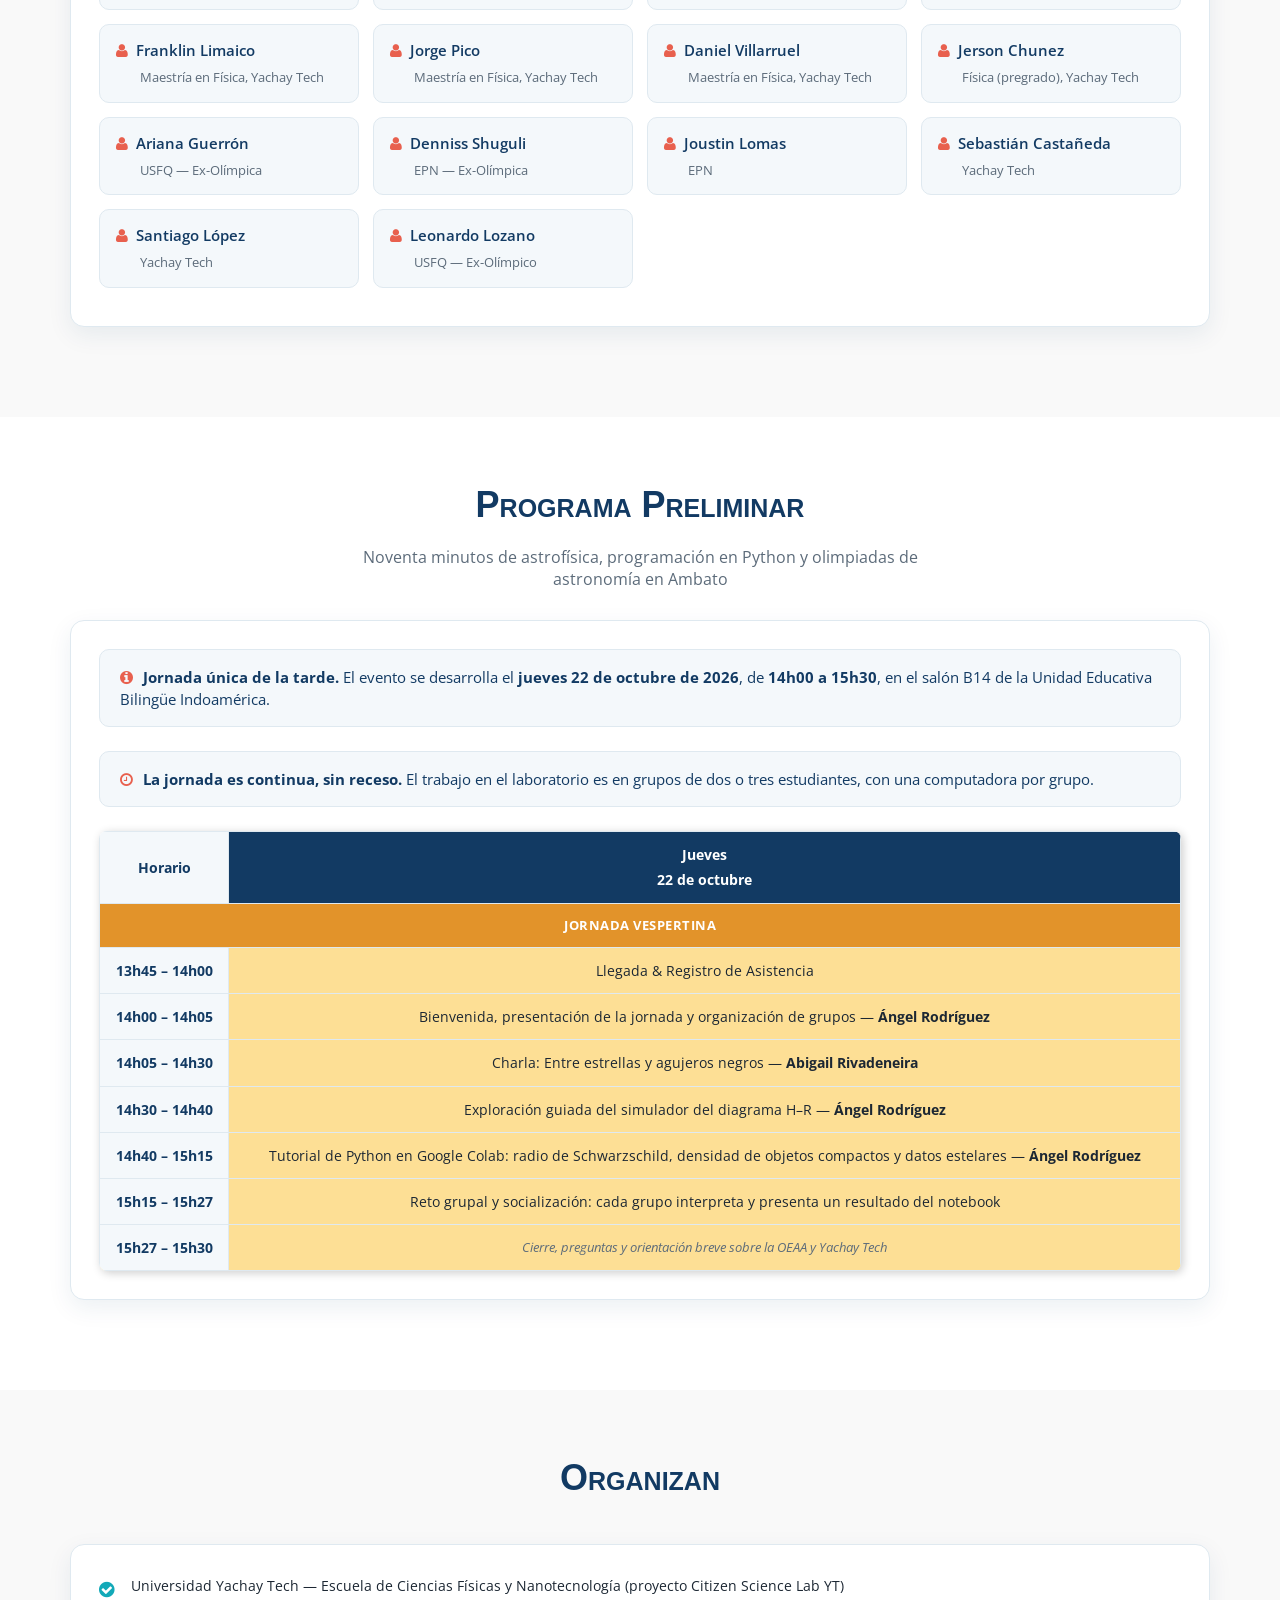
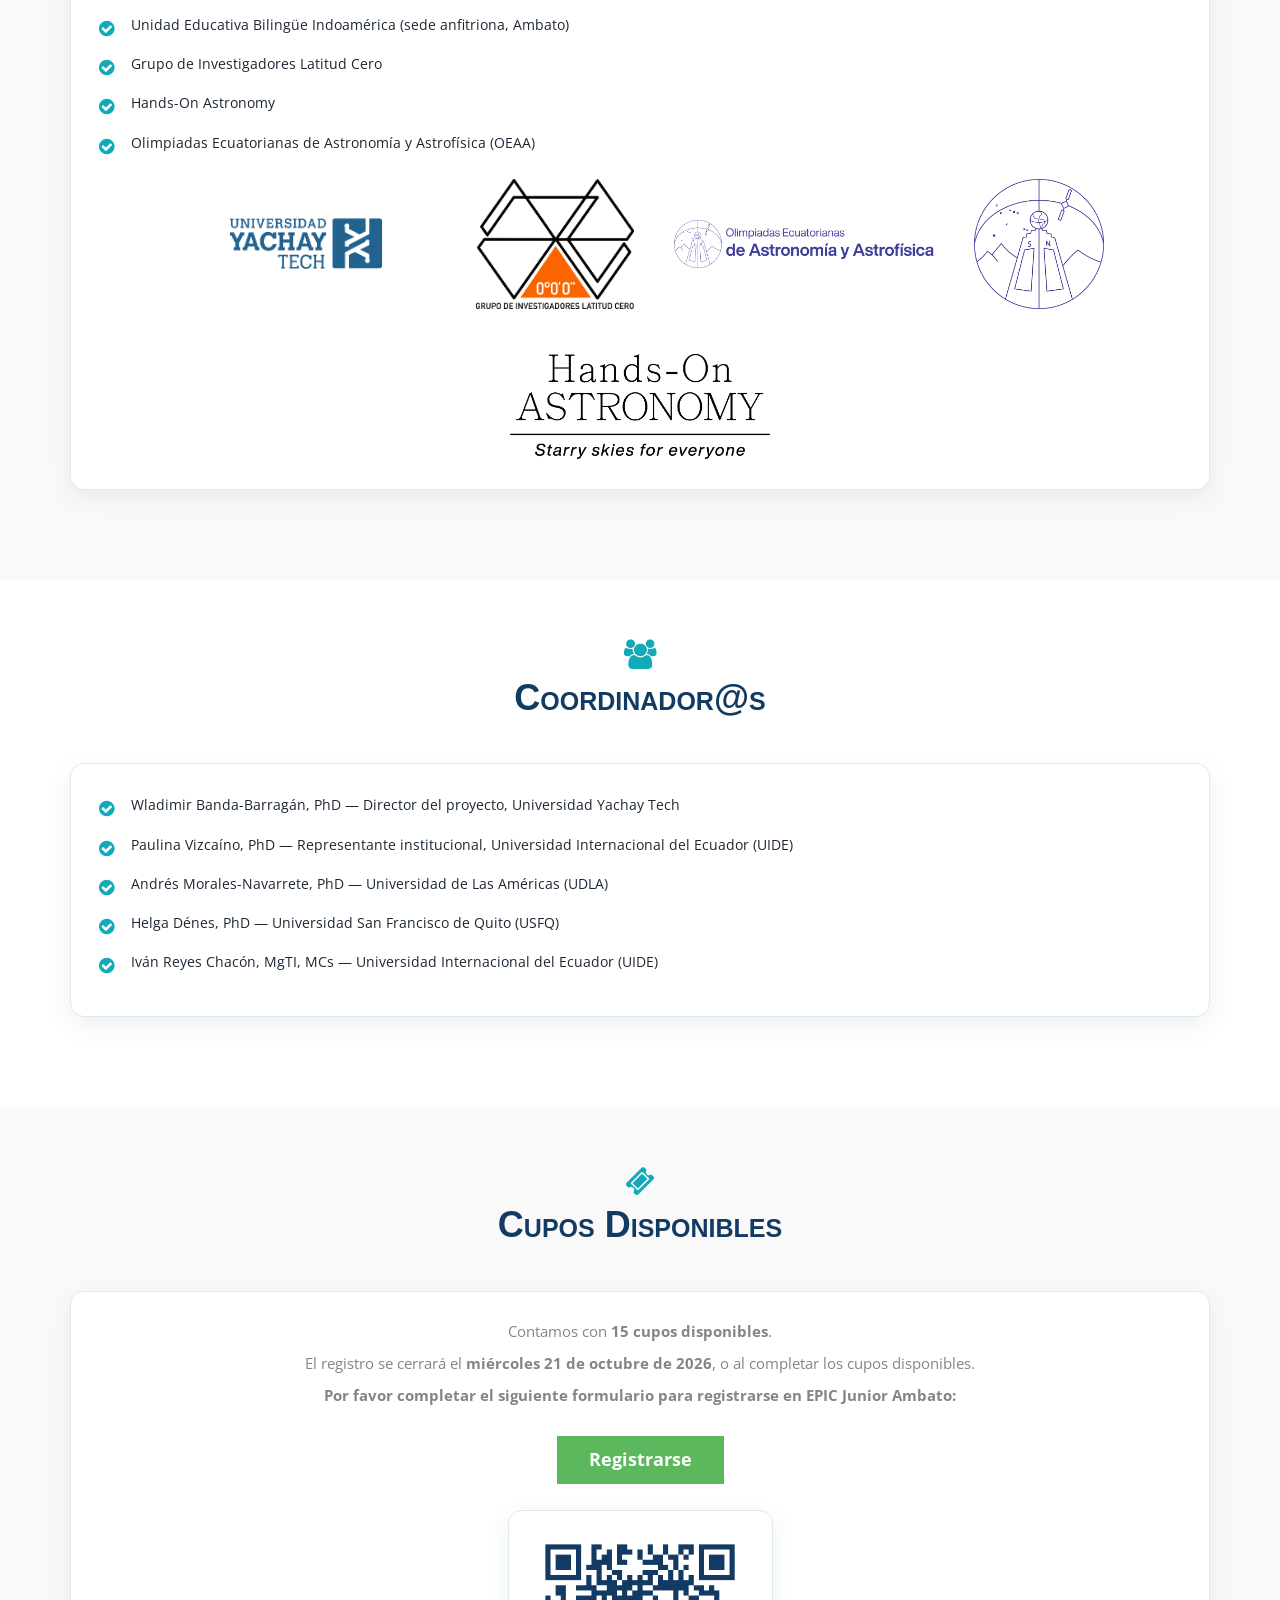
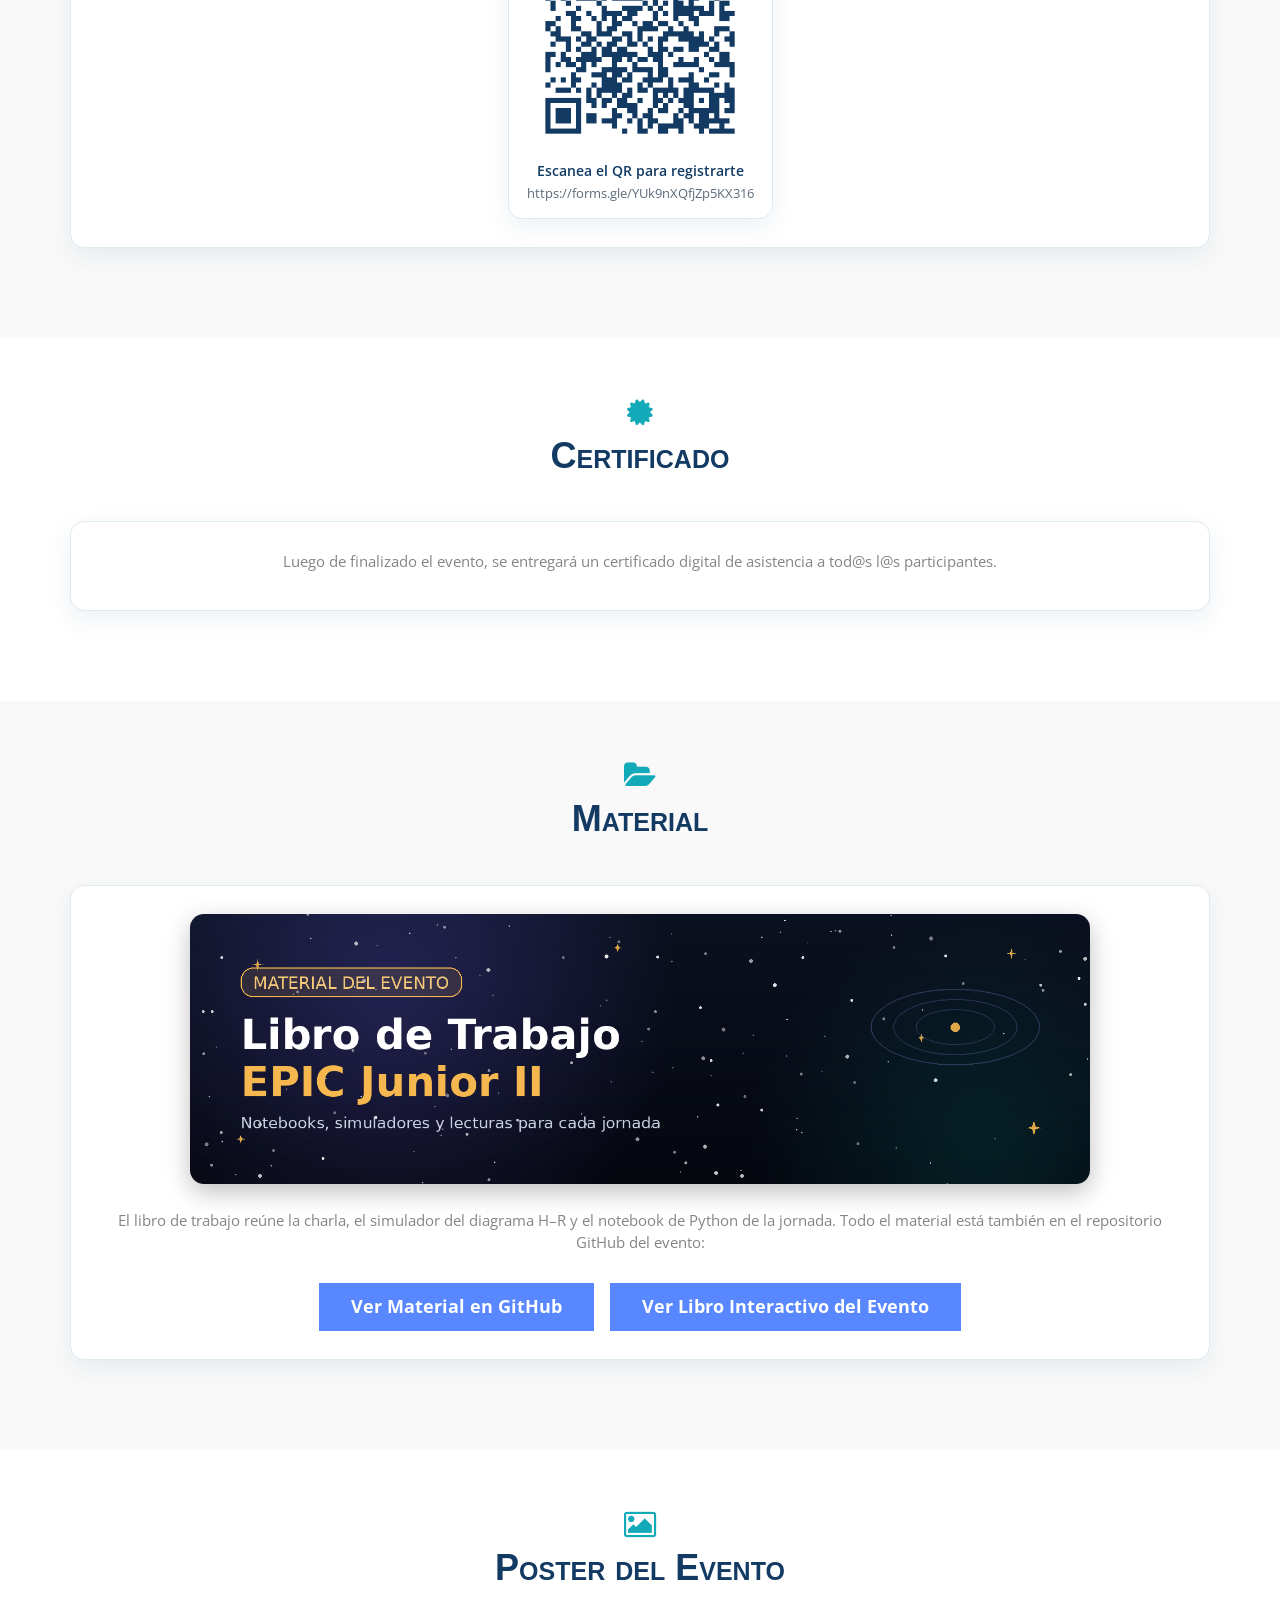
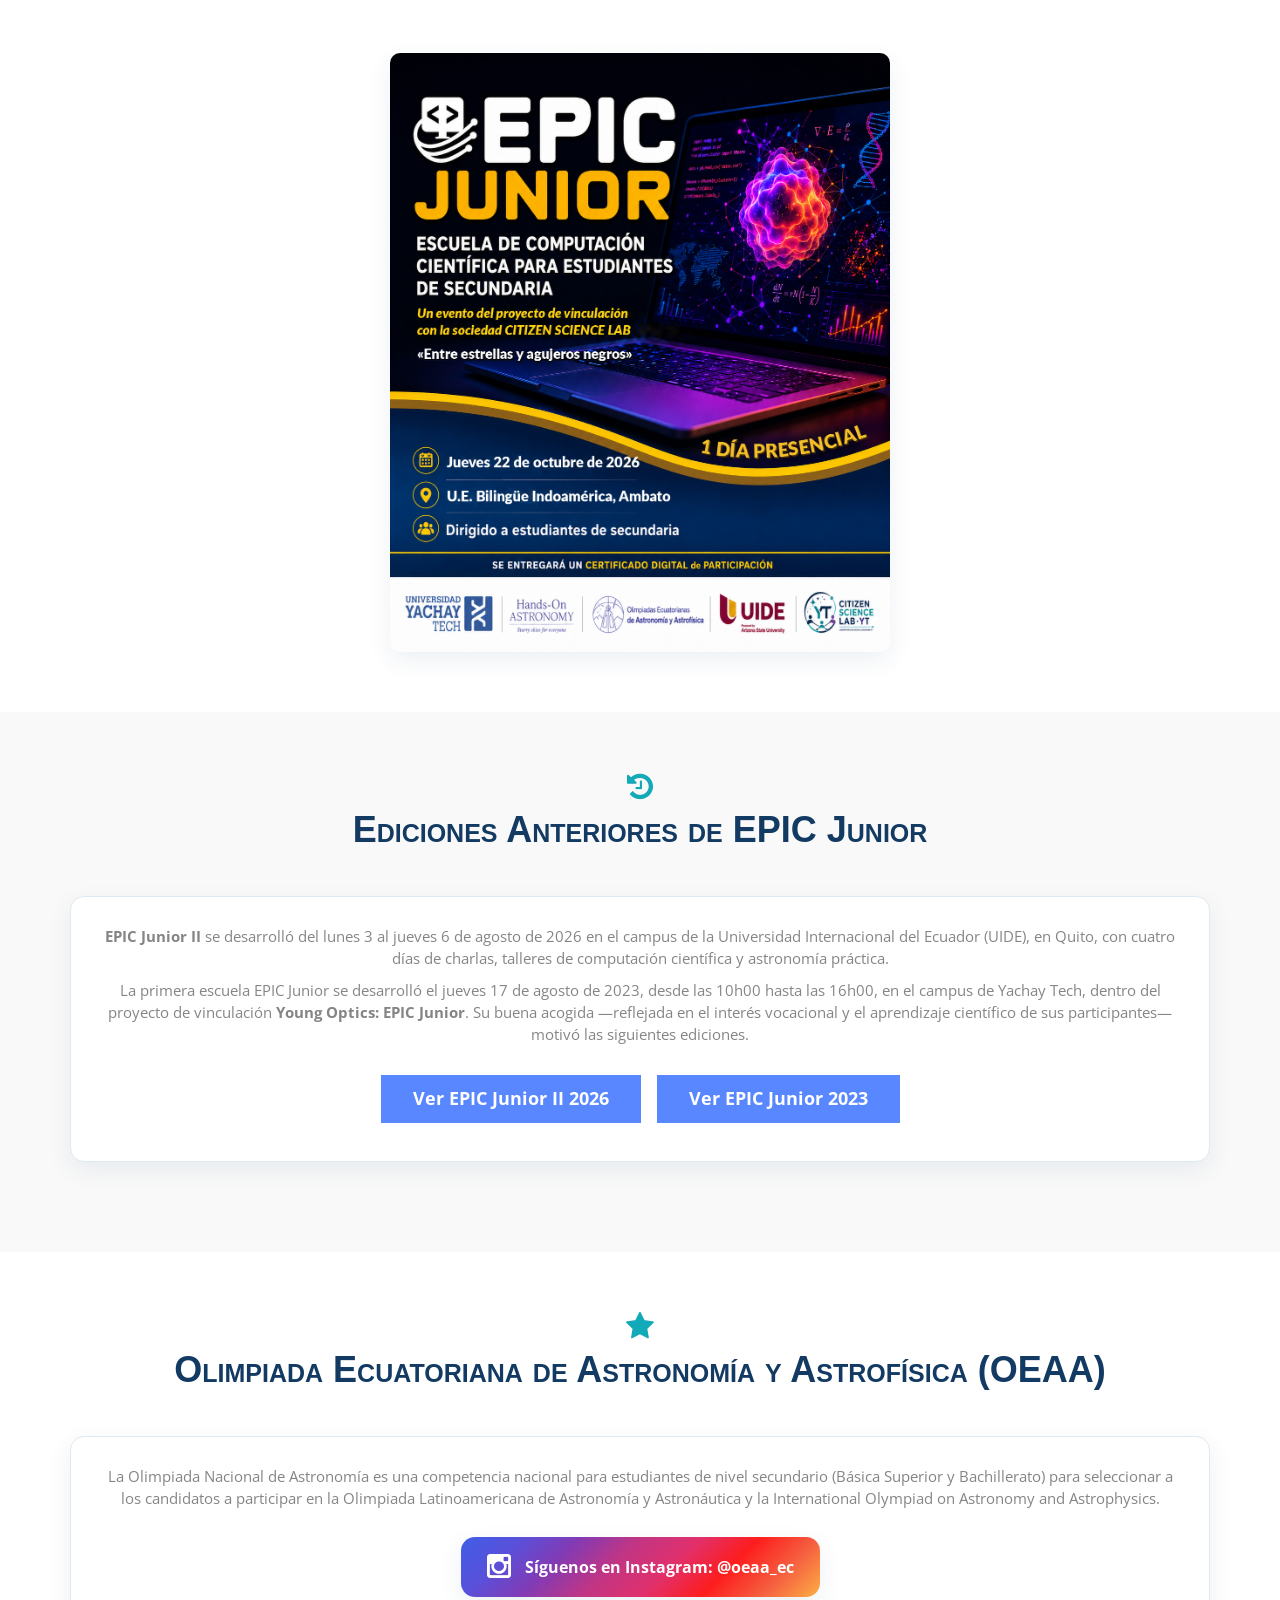
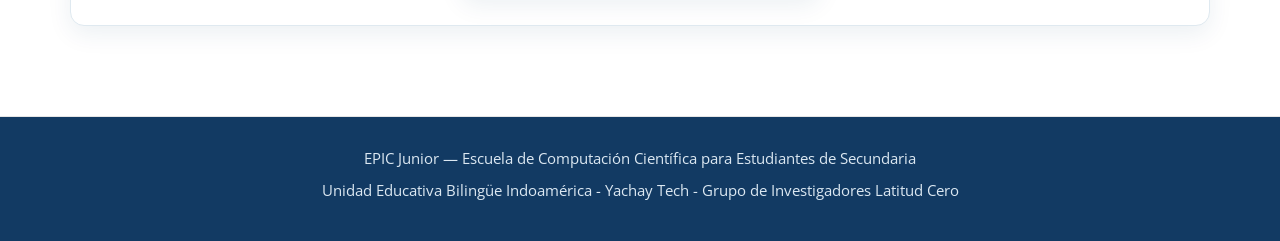
<file: EPIC_JR_Ambato.html>
<!doctype html>
<html lang="es">
<head>
<meta charset="utf-8">
<meta name="viewport" content="width=device-width, initial-scale=1, maximum-scale=1">

<title>EPIC Junior Ambato - Octubre 2026</title>
<link rel="stylesheet" href="css/bootstrap.min.css" />
<link rel="stylesheet" href="css/styles.css" />
<link href="css/font-awesome.min.css" rel="stylesheet">
<link rel="stylesheet" href="https://cdnjs.cloudflare.com/ajax/libs/animate.css/4.1.1/animate.min.css">

<style>

:root {
  --jr-navy: #123a63;
  --jr-blue: #2277b8;
  --jr-cyan: #12a9b8;
  --jr-coral: #e8604e;
  --jr-amber: #e2932a;
  --jr-purple: #7a5cc9;
  --jr-ink: #1c2733;
  --jr-muted: #5c6b7a;
  --jr-bg-soft: #f4f8fb;
  --jr-border: #dfe9f0;
  --jr-shadow: 0 8px 24px rgba(18, 58, 99, 0.08);
  --jr-shadow-lg: 0 18px 40px rgba(18, 58, 99, 0.16);
}

body {
  font-family: 'Segoe UI', Arial, sans-serif;
  line-height: 1.8;
  color: var(--jr-ink);
  background: #fff;
}

a { color: var(--jr-blue); }

.content-section,
.hero-section {
  scroll-margin-top: 90px;
}

.header .navbar-nav > li > a.scroll-link {
  cursor: pointer;
}

.hero-section {
  background: linear-gradient(135deg, rgba(18,58,99,0.82), rgba(18,169,184,0.68)),
              url('images/epicjr_image.jpg') center center/cover no-repeat;
  color: #fff;
  padding: 130px 0 110px;
  text-align: center;
  position: relative;
}

.hero-badge {
  display: inline-block;
  background: var(--jr-coral);
  color: #fff;
  font-size: 14px;
  font-weight: 700;
  letter-spacing: 0.5px;
  padding: 6px 18px;
  border-radius: 30px;
  margin-bottom: 18px;
  text-transform: uppercase;
}

.hero-section h1 {
  font-size: 60px;
  font-weight: 800;
  text-shadow: 0 2px 12px rgba(0,0,0,0.25);
}

.hero-section .hero-dates {
  font-size: 24px;
  font-weight: 700;
  color: #ffe6b3;
  margin-top: 10px;
}

.hero-section p {
  font-size: 20px;
  color: #fff;
  text-shadow: 0 1px 6px rgba(0,0,0,0.3);
}

.section-title {
  margin-bottom: 30px;
  text-align: center;
}

.section-title .fa {
  color: var(--jr-cyan);
  font-size: 30px;
  display: block;
  margin-bottom: 8px;
}

.section-title h2 {
  font-size: 36px;
  font-weight: 800;
  color: var(--jr-navy);
}

.section-title .subtitle {
  color: var(--jr-muted);
  font-size: 16px;
  max-width: 640px;
  margin: 6px auto 0;
}

.content-section {
  padding: 60px 0;
}

.info-card {
  background: #fff;
  padding: 28px;
  border-radius: 14px;
  border: 1px solid var(--jr-border);
  box-shadow: var(--jr-shadow);
  margin-bottom: 30px;
  transition: all 0.25s ease;
}

.info-card:hover {
  transform: translateY(-5px);
  box-shadow: var(--jr-shadow-lg);
}

.info-card h3 {
  color: var(--jr-navy);
  font-weight: 700;
}

.info-card h3 .fa {
  color: var(--jr-coral);
  margin-right: 8px;
}

.timeline {
  border-left: 4px solid var(--jr-cyan);
  padding-left: 24px;
  margin-top: 20px;
}

.timeline-item {
  margin-bottom: 28px;
  position: relative;
}

.timeline-item::before {
  content: '';
  position: absolute;
  left: -30px;
  top: 6px;
  width: 12px;
  height: 12px;
  border-radius: 50%;
  background: var(--jr-coral);
  border: 2px solid #fff;
  box-shadow: 0 0 0 2px var(--jr-coral);
}

.timeline-item h4 {
  color: var(--jr-blue);
  font-weight: 700;
  margin-bottom: 4px;
}

.timeline-note {
  font-size: 14px;
  color: var(--jr-muted);
  font-style: italic;
  margin-top: -10px;
  margin-bottom: 25px;
}

.register-btn {
  margin-top: 20px;
  font-weight: 700;
  border-radius: 30px;
  padding: 12px 32px;
}

.badge-pill {
  display: inline-block;
  background: var(--jr-bg-soft);
  color: var(--jr-navy);
  border: 1px solid var(--jr-border);
  border-radius: 30px;
  padding: 6px 16px;
  font-size: 14px;
  font-weight: 600;
  margin: 4px 6px 4px 0;
}

.partner-list,
.requirements-list,
.coordinators-list {
  list-style: none;
  padding-left: 0;
}

.partner-list li,
.requirements-list li,
.coordinators-list li {
  margin-bottom: 14px;
  padding-left: 32px;
  position: relative;
}

.partner-list li::before,
.requirements-list li::before,
.coordinators-list li::before {
  content: '\f058';
  font-family: FontAwesome;
  color: var(--jr-cyan);
  position: absolute;
  left: 0;
  top: 1px;
  font-size: 18px;
}

.instructors-grid {
  display: grid;
  grid-template-columns: repeat(auto-fill, minmax(220px, 1fr));
  gap: 14px;
  list-style: none;
  padding-left: 0;
}

.instructors-grid li {
  background: var(--jr-bg-soft);
  border: 1px solid var(--jr-border);
  border-radius: 10px;
  padding: 12px 16px;
  font-weight: 600;
  color: var(--jr-navy);
  font-size: 15px;
}

.instructors-grid li .fa {
  color: var(--jr-coral);
  margin-right: 8px;
}

.instructor-program {
  display: block;
  font-weight: 400;
  font-size: 12.5px;
  color: var(--jr-muted);
  margin-top: 3px;
  margin-left: 24px;
}

.instructors-note {
  color: var(--jr-muted);
  font-size: 15px;
  margin-bottom: 18px;
}

.lead-instructor {
  background: linear-gradient(135deg, rgba(18,58,99,0.06), rgba(18,169,184,0.10));
  border: 1px solid var(--jr-cyan);
  border-radius: 12px;
  padding: 20px 24px;
  margin-bottom: 26px;
}

.lead-instructor .lead-role {
  display: inline-block;
  background: var(--jr-cyan);
  color: #fff;
  font-size: 12px;
  font-weight: 700;
  letter-spacing: 0.6px;
  text-transform: uppercase;
  border-radius: 30px;
  padding: 4px 14px;
  margin-bottom: 8px;
}

.lead-instructor .lead-name {
  font-size: 22px;
  font-weight: 800;
  color: var(--jr-navy);
  margin: 0;
}

.lead-instructor .lead-program {
  color: var(--jr-muted);
  font-size: 14.5px;
  margin: 2px 0 0;
}

.team-subtitle {
  font-size: 18px;
  font-weight: 700;
  color: var(--jr-navy);
  margin-bottom: 4px;
}

.org-logos {
  display: flex;
  flex-wrap: wrap;
  align-items: center;
  justify-content: center;
  gap: 40px;
  margin-top: 24px;
}

.org-logos img {
  max-height: 130px;
  max-width: 260px;
  object-fit: contain;
}

.footer {
  background: var(--jr-navy);
  color: #fff;
  text-align: center;
  padding: 30px 0;
}

.footer p { color: #dce8f2; }

.poster-img,
.logo-img {
  width: 100%;
  max-width: 500px;
  border-radius: 10px;
  margin-top: 20px;
  box-shadow: var(--jr-shadow);
}

.text-highlight {
  color: var(--jr-coral);
  font-weight: 700;
}

.venue-img {
  width: 100%;
  border-radius: 10px;
  margin-top: 16px;
  box-shadow: var(--jr-shadow);
}

.venue-map-card iframe {
  border-radius: 10px;
  box-shadow: var(--jr-shadow);
  width: 100%;
  height: 380px;
  border: 0;
}

.instagram-card {
  display: inline-flex;
  align-items: center;
  gap: 14px;
  background: linear-gradient(135deg, #405de6, #5851db, #833ab4, #c13584, #e1306c, #fd1d1d, #f56040, #fcaf45);
  color: #fff;
  padding: 16px 26px;
  border-radius: 14px;
  margin-top: 18px;
  text-decoration: none;
  font-weight: 700;
  font-size: 16px;
  box-shadow: var(--jr-shadow);
  transition: transform 0.2s ease;
}

.instagram-card:hover {
  transform: translateY(-3px);
  color: #fff;
  text-decoration: none;
}

.instagram-card .fa {
  font-size: 28px;
}

.shift-note {
  background: var(--jr-bg-soft);
  border: 1px solid var(--jr-border);
  border-radius: 10px;
  padding: 16px 20px;
  margin-bottom: 24px;
  color: var(--jr-navy);
  font-size: 15px;
}

.shift-note .fa {
  color: var(--jr-coral);
  margin-right: 6px;
}

.schedule-table {
  width: 100%;
  border-collapse: collapse;
  font-size: 14px;
}

.schedule-table th,
.schedule-table td {
  border: 1px solid var(--jr-border);
  padding: 10px 12px;
  text-align: center;
  vertical-align: middle;
}

.schedule-table thead th {
  background: var(--jr-navy);
  color: #fff;
  font-weight: 700;
}

.schedule-table td:first-child,
.schedule-table th:first-child {
  white-space: nowrap;
  font-weight: 700;
  color: var(--jr-navy);
  background: var(--jr-bg-soft);
}

.schedule-table .shift-row td {
  background: var(--jr-cyan);
  color: #fff;
  font-weight: 700;
  text-transform: uppercase;
  font-size: 13px;
  letter-spacing: 0.5px;
}

.schedule-table .shift-row.shift-afternoon td {
  background: var(--jr-amber);
}

.schedule-table .break-row td {
  background: #fbfbfb;
  color: var(--jr-muted);
  font-style: italic;
}

.schedule-table .closing-cell {
  color: var(--jr-muted);
  font-style: italic;
  font-size: 13px;
}

.qr-box {
  display: inline-block;
  background: #fff;
  border: 1px solid var(--jr-border);
  border-radius: 14px;
  padding: 18px 18px 12px;
  margin-top: 26px;
  box-shadow: var(--jr-shadow);
}

.qr-box img {
  width: 220px;
  height: 220px;
  display: block;
  margin: 0 auto;
}

.qr-box .qr-caption {
  display: block;
  margin-top: 10px;
  font-size: 13.5px;
  font-weight: 600;
  color: var(--jr-navy);
}

.qr-box .qr-url {
  display: block;
  font-size: 12.5px;
  color: var(--jr-muted);
  word-break: break-all;
}

@media screen and (max-width: 768px) {

  .hero-section {
    padding: 100px 0 80px;
  }

  .hero-section h1 {
    font-size: 40px;
  }

  .hero-section .hero-dates {
    font-size: 19px;
  }

  .hero-section p {
    font-size: 17px;
  }

  .section-title h2 {
    font-size: 28px;
  }

}

</style>
</head>

<body>

<!-- NAV -->

<header class="header">
  <div class="container">
    <nav class="navbar navbar-inverse" role="navigation">
      <div class="navbar-header">
        <button type="button" id="nav-toggle" class="navbar-toggle" data-toggle="collapse" data-target="#main-nav">
          <span class="sr-only">Toggle navigation</span>
          <span class="icon-bar"></span>
          <span class="icon-bar"></span>
          <span class="icon-bar"></span>
        </button>
      </div>
      <!--/.navbar-header-->
      <div id="main-nav" class="collapse navbar-collapse">
        <ul class="nav navbar-nav" id="mainNav">
          <li class="active"><a href="#home" class="scroll-link">Inicio</a></li>
          <li><a href="#intro" class="scroll-link">Qué es</a></li>
          <li><a href="#fechaLugar" class="scroll-link">Cuándo y Dónde</a></li>
          <li><a href="#requisitos" class="scroll-link">Requisitos</a></li>
          <li><a href="#instructores" class="scroll-link">Instructores</a></li>
          <li><a href="#programa" class="scroll-link">Programa</a></li>
          <li><a href="#cupos" class="scroll-link">Registro</a></li>
          <li><a href="EPIC_JR.html">EPIC Junior II</a></li>
          <li><a href="index.html">EPIC VI</a></li>
        </ul>
      </div>
      <!--/.navbar-collapse-->
    </nav>
    <!--/.navbar-->
  </div>
  <!--/.container-->
</header>
<!--/.header-->

<!-- HERO -->

<section id="home" class="hero-section">

  <div class="container animate__animated animate__fadeIn">

    <span class="hero-badge"><i class="fa fa-rocket"></i> Edición Ambato</span>

    <h1>EPIC Junior Ambato</h1>

    <p class="hero-dates">
      Jueves 22 de octubre de 2026 &middot; 14h00 – 15h30<br>
      Unidad Educativa Bilingüe Indoamérica, Ambato
    </p>

    <p>
      Escuela de Computación Científica para Estudiantes de Secundaria
    </p>

  </div>

</section>


<!-- INTRO -->

<section id="intro" class="content-section">

  <div class="container">

    <div class="section-title">
      <i class="fa fa-lightbulb-o"></i>
      <h2>¿Qué es EPIC Junior?</h2>
      <p class="subtitle">Ciencia, computación y muchas ganas de aprender, en un solo evento</p>
    </div>

    <div class="row">

      <div class="col-md-12">

        <div class="info-card">

          <p>
            La serie de escuelas EPIC ofrece un espacio para que estudiantes de
            secundaria de nuestro país puedan aprender sobre computación científica
            e interactuar con científicas y científicos ecuatorianos. Esta jornada
            llega a <span class="text-highlight">Ambato</span> en el marco del proyecto
            de vinculación <span class="text-highlight">Citizen Science Lab YT</span> de la
            Universidad Yachay Tech, e integra al grupo
            <span class="text-highlight">Hands-On Astronomy</span>, dedicado al
            entrenamiento para las Olimpiadas Ecuatorianas de Astronomía y
            Astrofísica (OEAA).
          </p>

          <p>
            Las y los estudiantes secundarios que participen en EPIC Junior tendrán
            la gran oportunidad de:
          </p>

          <ul>
            <li>Asistir a charlas científicas preparadas por nuestr@s expositoras/es invitad@s</li>
            <li>Participar en mini-talleres de programación científica y astrocomputación preparados por estudiantes universitarios</li>
            <li>Sumarse a una sesión especial de <strong>Hands-On Astronomy</strong>, con entrenamiento rumbo a las Olimpiadas Ecuatorianas de Astronomía y Astrofísica (OEAA)</li>
            <li>Aprender sobre ciencia y tecnología en un ambiente interactivo</li>
          </ul>

        </div>

      </div>

    </div>

  </div>

</section>


<!-- FECHA Y LUGAR -->

<section id="fechaLugar" class="content-section" style="background-color: #f9f9f9;">

  <div class="container">

    <div class="row">

      <div class="col-md-6">

        <div class="info-card">

          <h3><i class="fa fa-calendar"></i> ¿Cuándo?</h3>

          <p>
            EPIC Junior Ambato se realizará el <strong>jueves 22 de octubre de 2026</strong>,
            en una <strong>jornada vespertina única de 14h00 a 15h30</strong>.
          </p>

          <p>
            Es un evento de <strong>un solo día</strong>, por lo que el registro cubre
            la jornada completa de la tarde. Te pedimos llegar unos minutos antes de
            las 14h00 para el registro de asistencia.
          </p>

          <p>
            La jornada es <strong>continua, sin receso</strong>: charla, tutorial de
            programación y reto grupal se desarrollan uno tras otro, en 90 minutos.
          </p>

        </div>

      </div>

      <div class="col-md-6">

        <div class="info-card">

          <h3><i class="fa fa-map-marker"></i> ¿Dónde?</h3>

          <p>
            El evento se realizará en formato presencial en la
            <strong>Unidad Educativa Bilingüe Indoamérica, en Ambato</strong>.
          </p>

          <p>
            <strong>Unidad Educativa Bilingüe Indoamérica</strong><br>
            Salón B14 · Laboratorio de computación<br>
            Ambato, provincia de Tungurahua, Ecuador
          </p>

          <p>
            La convocatoria está dirigida a estudiantes de Primero, Segundo y Tercero
            de Bachillerato General Unificado de la institución, con interés en física,
            astronomía, programación y áreas STEM.
          </p>

        </div>

      </div>

    </div>

    <div class="row">

      <div class="col-md-12">

        <div class="info-card venue-map-card">

          <h3><i class="fa fa-map"></i> Mapa Interactivo</h3>

          <iframe
            src="https://www.google.com/maps?q=Unidad+Educativa+Biling%C3%BCe+Indoam%C3%A9rica,+Ambato,+Ecuador&hl=es&z=15&output=embed"
            allowfullscreen=""
            loading="lazy"
            referrerpolicy="no-referrer-when-downgrade">
          </iframe>

        </div>

      </div>

    </div>

  </div>

</section>


<!-- REQUISITOS -->

<section id="requisitos" class="content-section">

  <div class="container">

    <div class="section-title">
      <i class="fa fa-check-circle-o"></i>
      <h2>Requisitos</h2>
    </div>

    <div class="info-card">

      <ul class="requirements-list">
        <li>Cursar el bachillerato (&gt; 15 años) en cualquier institución educativa secundaria del país</li>
        <li>Escribir una excelente carta de motivación en el formulario de registro</li>
        <li>Tener muchos deseos de aprender sobre ciencia y computación</li>
        <li>Contar con la autorización de madre, padre o representante para asistir de forma presencial</li>
      </ul>

    </div>

  </div>

</section>


<!-- INSTRUCTORES -->

<section id="instructores" class="content-section" style="background-color: #f9f9f9;">

  <div class="container">

    <div class="section-title">
      <i class="fa fa-graduation-cap"></i>
      <h2>Ponente, Facilitador y Equipo de Soporte</h2>
    </div>

    <div class="info-card">

      <div class="lead-instructor">
        <span class="lead-role"><i class="fa fa-star"></i> Ponente principal</span>
        <p class="lead-name"><i class="fa fa-user"></i> Fis. Abigail Rivadeneira</p>
        <p class="lead-program">Docente de Física, Unidad Educativa Bilingüe Indoamérica</p>
      </div>

      <div class="lead-instructor">
        <span class="lead-role"><i class="fa fa-cogs"></i> Facilitador</span>
        <p class="lead-name"><i class="fa fa-user"></i> Fis. Ángel David Rodríguez Ocaña</p>
        <p class="lead-program">Docente de Matemática, U.E. Bilingüe Indoamérica · Maestría en Física, Yachay Tech</p>
      </div>

      <p class="team-subtitle">Equipo de Soporte</p>

      <p class="instructors-note">
        El equipo de soporte está conformado por estudiantes de Yachay Tech,
        USFQ y la EPN, varios de ellos ex-olímpicos de astronomía y astrofísica:
      </p>

      <ul class="instructors-grid">
        <li><i class="fa fa-user"></i>Alejandro Cobo<span class="instructor-program">Maestría en Física, Yachay Tech</span></li>
        <li><i class="fa fa-user"></i>Pablo Escobar<span class="instructor-program">Maestría en Física, Yachay Tech</span></li>
        <li><i class="fa fa-user"></i>Daniel Espinoza<span class="instructor-program">Maestría en Física, Yachay Tech</span></li>
        <li><i class="fa fa-user"></i>Gary Guamán<span class="instructor-program">Maestría en Física, Yachay Tech</span></li>
        <li><i class="fa fa-user"></i>Franklin Limaico<span class="instructor-program">Maestría en Física, Yachay Tech</span></li>
        <li><i class="fa fa-user"></i>Jorge Pico<span class="instructor-program">Maestría en Física, Yachay Tech</span></li>
        <li><i class="fa fa-user"></i>Daniel Villarruel<span class="instructor-program">Maestría en Física, Yachay Tech</span></li>
        <li><i class="fa fa-user"></i>Jerson Chunez<span class="instructor-program">Física (pregrado), Yachay Tech</span></li>
        <li><i class="fa fa-user"></i>Ariana Guerrón<span class="instructor-program">USFQ — Ex-Olímpica</span></li>
        <li><i class="fa fa-user"></i>Denniss Shuguli<span class="instructor-program">EPN — Ex-Olímpica</span></li>
        <li><i class="fa fa-user"></i>Joustin Lomas<span class="instructor-program">EPN</span></li>
        <li><i class="fa fa-user"></i>Sebastián Castañeda<span class="instructor-program">Yachay Tech</span></li>
        <li><i class="fa fa-user"></i>Santiago López<span class="instructor-program">Yachay Tech</span></li>
        <li><i class="fa fa-user"></i>Leonardo Lozano<span class="instructor-program">USFQ — Ex-Olímpico</span></li>
      </ul>

    </div>

  </div>

</section>


<!-- PROGRAMA -->

<section id="programa" class="content-section">

  <div class="container">

    <div class="section-title">
      <i class="fa fa-map-signs"></i>
      <h2>Programa Preliminar</h2>
      <p class="subtitle">Noventa minutos de astrofísica, programación en Python y olimpiadas de astronomía en Ambato</p>
    </div>

    <div class="info-card">

      <p class="shift-note">
        <i class="fa fa-info-circle"></i>
        <strong>Jornada única de la tarde.</strong>
        El evento se desarrolla el <strong>jueves 22 de octubre de 2026</strong>,
        de <strong>14h00 a 15h30</strong>, en el salón B14 de la Unidad Educativa
        Bilingüe Indoamérica.
      </p>

      <p class="shift-note">
        <i class="fa fa-clock-o"></i>
        <strong>La jornada es continua, sin receso.</strong>
        El trabajo en el laboratorio es en grupos de dos o tres estudiantes,
        con una computadora por grupo.
      </p>

      <div class="table-responsive">
        <table class="schedule-table">
          <thead>
            <tr>
              <th>Horario</th>
              <th>Jueves<br>22 de octubre</th>
            </tr>
          </thead>
          <tbody>
            <tr class="shift-row shift-afternoon">
              <td colspan="2">Jornada Vespertina</td>
            </tr>
            <tr>
              <td>13h45 – 14h00</td>
              <td>Llegada &amp; Registro de Asistencia</td>
            </tr>
            <tr>
              <td>14h00 – 14h05</td>
              <td>Bienvenida, presentación de la jornada y organización de grupos — <strong>Ángel Rodríguez</strong></td>
            </tr>
            <tr>
              <td>14h05 – 14h30</td>
              <td>Charla: Entre estrellas y agujeros negros — <strong>Abigail Rivadeneira</strong></td>
            </tr>
            <tr>
              <td>14h30 – 14h40</td>
              <td>Exploración guiada del simulador del diagrama H–R — <strong>Ángel Rodríguez</strong></td>
            </tr>
            <tr>
              <td>14h40 – 15h15</td>
              <td>Tutorial de Python en Google Colab: radio de Schwarzschild, densidad de objetos compactos y datos estelares — <strong>Ángel Rodríguez</strong></td>
            </tr>
            <tr>
              <td>15h15 – 15h27</td>
              <td>Reto grupal y socialización: cada grupo interpreta y presenta un resultado del notebook</td>
            </tr>
            <tr>
              <td>15h27 – 15h30</td>
              <td class="closing-cell">Cierre, preguntas y orientación breve sobre la OEAA y Yachay Tech</td>
            </tr>
          </tbody>
        </table>
      </div>

    </div>

  </div>

</section>


<!-- ORGANIZAN -->

<section id="organizan" class="content-section" style="background-color: #f9f9f9;">

  <div class="container">

    <div class="section-title">
      <i class="fa fa-handshake-o"></i>
      <h2>Organizan</h2>
    </div>

    <div class="info-card">

      <ul class="partner-list">
        <li>Universidad Yachay Tech — Escuela de Ciencias Físicas y Nanotecnología (proyecto Citizen Science Lab YT)</li>
        <li>Unidad Educativa Bilingüe Indoamérica (sede anfitriona, Ambato)</li>
        <li>Grupo de Investigadores Latitud Cero</li>
        <li>Hands-On Astronomy</li>
        <li>Olimpiadas Ecuatorianas de Astronomía y Astrofísica (OEAA)</li>
      </ul>

      <div class="org-logos">
        <img src="images/LOGOTIPO-YACHAY-TECH-UITEY-2023.png" alt="Universidad Yachay Tech">
        <img src="images/logo_latitud_cero.png" alt="Grupo de Investigadores Latitud Cero">
        <img src="images/logo_oeaa.png" alt="Olimpiadas Ecuatorianas de Astronomía y Astrofísica (OEAA)">
        <img src="images/oeaa_solo.png" alt="OEAA">
        <img src="images/hoa.png" alt="Hands-On Astronomy">
      </div>

    </div>

  </div>

</section>


<!-- COORDINADORES -->

<section id="coordinadores" class="content-section">

  <div class="container">

    <div class="section-title">
      <i class="fa fa-users"></i>
      <h2>Coordinador@s</h2>
    </div>

    <div class="info-card">

      <ul class="coordinators-list">
        <li>Wladimir Banda-Barragán, PhD — Director del proyecto, Universidad Yachay Tech</li>
        <li>Paulina Vizcaíno, PhD — Representante institucional, Universidad Internacional del Ecuador (UIDE)</li>
        <li>Andrés Morales-Navarrete, PhD — Universidad de Las Américas (UDLA)</li>
        <li>Helga Dénes, PhD — Universidad San Francisco de Quito (USFQ)</li>
        <li>Iván Reyes Chacón, MgTI, MCs — Universidad Internacional del Ecuador (UIDE)</li>
      </ul>

    </div>

  </div>

</section>


<!-- CUPOS -->

<section id="cupos" class="content-section" style="background-color: #f9f9f9;">

  <div class="container">

    <div class="section-title">
      <i class="fa fa-ticket"></i>
      <h2>Cupos Disponibles</h2>
    </div>

    <div class="info-card text-center">

      <p>
        Contamos con <strong>15 cupos disponibles</strong>.
      </p>

      <p>
        El registro se cerrará el <strong>miércoles 21 de octubre de 2026</strong>, o al
        completar los cupos disponibles.
      </p>

      <p>
        <strong>
          Por favor completar el siguiente formulario para registrarse en EPIC Junior Ambato:
        </strong>
      </p>

      <a href="https://forms.gle/YUk9nXQfjZp5KX316"
         target="_blank"
         class="btn btn-success btn-lg register-btn">

        Registrarse

      </a>

      <div>
        <div class="qr-box">
          <img src="images/qr_registro_epic_jr_ambato.png"
               alt="Código QR del formulario de registro de EPIC Junior Ambato">
          <span class="qr-caption">Escanea el QR para registrarte</span>
          <span class="qr-url">https://forms.gle/YUk9nXQfjZp5KX316</span>
        </div>
      </div>

    </div>

  </div>

</section>


<!-- CERTIFICADO -->

<section id="certificado" class="content-section">

  <div class="container">

    <div class="section-title">
      <i class="fa fa-certificate"></i>
      <h2>Certificado</h2>
    </div>

    <div class="info-card text-center">

      <p>
        Luego de finalizado el evento, se entregará un certificado digital
        de asistencia a tod@s l@s participantes.
      </p>

    </div>

  </div>

</section>


<!-- MATERIAL -->

<section id="material" class="content-section" style="background-color: #f9f9f9;">

  <div class="container">

    <div class="section-title">
      <i class="fa fa-folder-open"></i>
      <h2>Material</h2>
    </div>

    <div class="info-card text-center">

      <a href="libro_epic_junior_ii_ambato.html" target="_blank" style="display: block; margin-bottom: 25px;">
        <img src="images/libro_epic_junior_banner.png"
             alt="Libro de Trabajo: EPIC Junior Ambato"
             style="width: 100%; max-width: 900px; border-radius: 14px; box-shadow: 0 8px 24px rgba(0,0,0,0.25);">
      </a>

      <p>
        El libro de trabajo reúne la charla, el simulador del diagrama H–R y el
        notebook de Python de la jornada. Todo el material está también en el
        repositorio GitHub del evento:
      </p>

      <a href="https://github.com/ciencialatitud0/EPIC_6/tree/main/EPIC_Junior_Ambato"
         target="_blank"
         class="btn btn-primary btn-lg register-btn">

        Ver Material en GitHub

      </a>

      <a href="libro_epic_junior_ii_ambato.html"
         target="_blank"
         class="btn btn-primary btn-lg register-btn"
         style="margin-left: 12px;">

        Ver Libro Interactivo del Evento

      </a>

    </div>

  </div>

</section>


<!-- POSTER -->

<section id="poster" class="content-section">

  <div class="container">

    <div class="section-title">
      <i class="fa fa-image"></i>
      <h2>Poster del Evento</h2>
    </div>

    <div class="text-center">

      <img src="images/epic_jr_ambato.png"
           alt="Poster EPIC Junior Ambato"
           class="poster-img">

    </div>

  </div>

</section>


<!-- EVENTO ANTERIOR -->

<section id="eventoAnterior" class="content-section" style="background-color: #f9f9f9;">

  <div class="container">

    <div class="section-title">
      <i class="fa fa-history"></i>
      <h2>Ediciones Anteriores de EPIC Junior</h2>
    </div>

    <div class="info-card text-center">

      <p>
        <strong>EPIC Junior II</strong> se desarrolló del lunes 3 al jueves 6 de agosto
        de 2026 en el campus de la Universidad Internacional del Ecuador (UIDE), en
        Quito, con cuatro días de charlas, talleres de computación científica y
        astronomía práctica.
      </p>

      <p>
        La primera escuela EPIC Junior se desarrolló el jueves 17 de agosto de 2023,
        desde las 10h00 hasta las 16h00, en el campus de Yachay Tech, dentro del
        proyecto de vinculación <strong>Young Optics: EPIC Junior</strong>. Su buena
        acogida —reflejada en el interés vocacional y el aprendizaje científico de
        sus participantes— motivó las siguientes ediciones.
      </p>

      <p>
        <a href="EPIC_JR.html"
           class="btn btn-primary btn-lg register-btn">
          Ver EPIC Junior II 2026
        </a>

        <a href="https://ciencialatitud0.github.io/EPIC_3/info/EPIC_Junior.html"
           target="_blank"
           class="btn btn-primary btn-lg register-btn"
           style="margin-left: 12px;">
          Ver EPIC Junior 2023
        </a>
      </p>

    </div>

  </div>

</section>


<!-- OEAA -->

<section id="oeaa" class="content-section">

  <div class="container">

    <div class="section-title">
      <i class="fa fa-star"></i>
      <h2>Olimpiada Ecuatoriana de Astronomía y Astrofísica (OEAA)</h2>
    </div>

    <div class="info-card text-center">

      <p>
        La Olimpiada Nacional de Astronomía es una competencia nacional para
        estudiantes de nivel secundario (Básica Superior y Bachillerato) para
        seleccionar a los candidatos a participar en la Olimpiada Latinoamericana
        de Astronomía y Astronáutica y la International Olympiad on Astronomy and
        Astrophysics.
      </p>

      <a href="https://www.instagram.com/oeaa_ec?igsh=OHJkNGdtM2ttZTNj"
         target="_blank"
         class="instagram-card">
        <i class="fa fa-instagram"></i> Síguenos en Instagram: @oeaa_ec
      </a>

    </div>

  </div>

</section>

<!-- FOOTER -->

<footer class="footer">

  <div class="container">

    <p>
      EPIC Junior — Escuela de Computación Científica para Estudiantes de Secundaria
    </p>

    <p>
      Unidad Educativa Bilingüe Indoamérica - Yachay Tech - Grupo de Investigadores Latitud Cero
    </p>

  </div>

</footer>


<script src="js/jquery-1.8.2.min.js"></script>
<script src="js/bootstrap.min.js"></script>
<script src="js/jquery.nav.js"></script>
<script>
  if ($('#main-nav ul li:first-child').hasClass('active')) {
    $('#main-nav').css('background', 'none');
  }

  $('#mainNav').onePageNav({
    currentClass: 'active',
    changeHash: false,
    scrollSpeed: 950,
    scrollThreshold: 0.2,
    filter: '',
    easing: 'swing',
    begin: function () {},
    end: function () {
      if (!$('#main-nav ul li:first-child').hasClass('active')) {
        $('.header').addClass('addBg');
      } else {
        $('.header').removeClass('addBg');
      }
    },
    scrollChange: function ($currentListItem) {
      if (!$('#main-nav ul li:first-child').hasClass('active')) {
        $('.header').addClass('addBg');
      } else {
        $('.header').removeClass('addBg');
      }
    }
  });
</script>

</body>
</html>
</file>
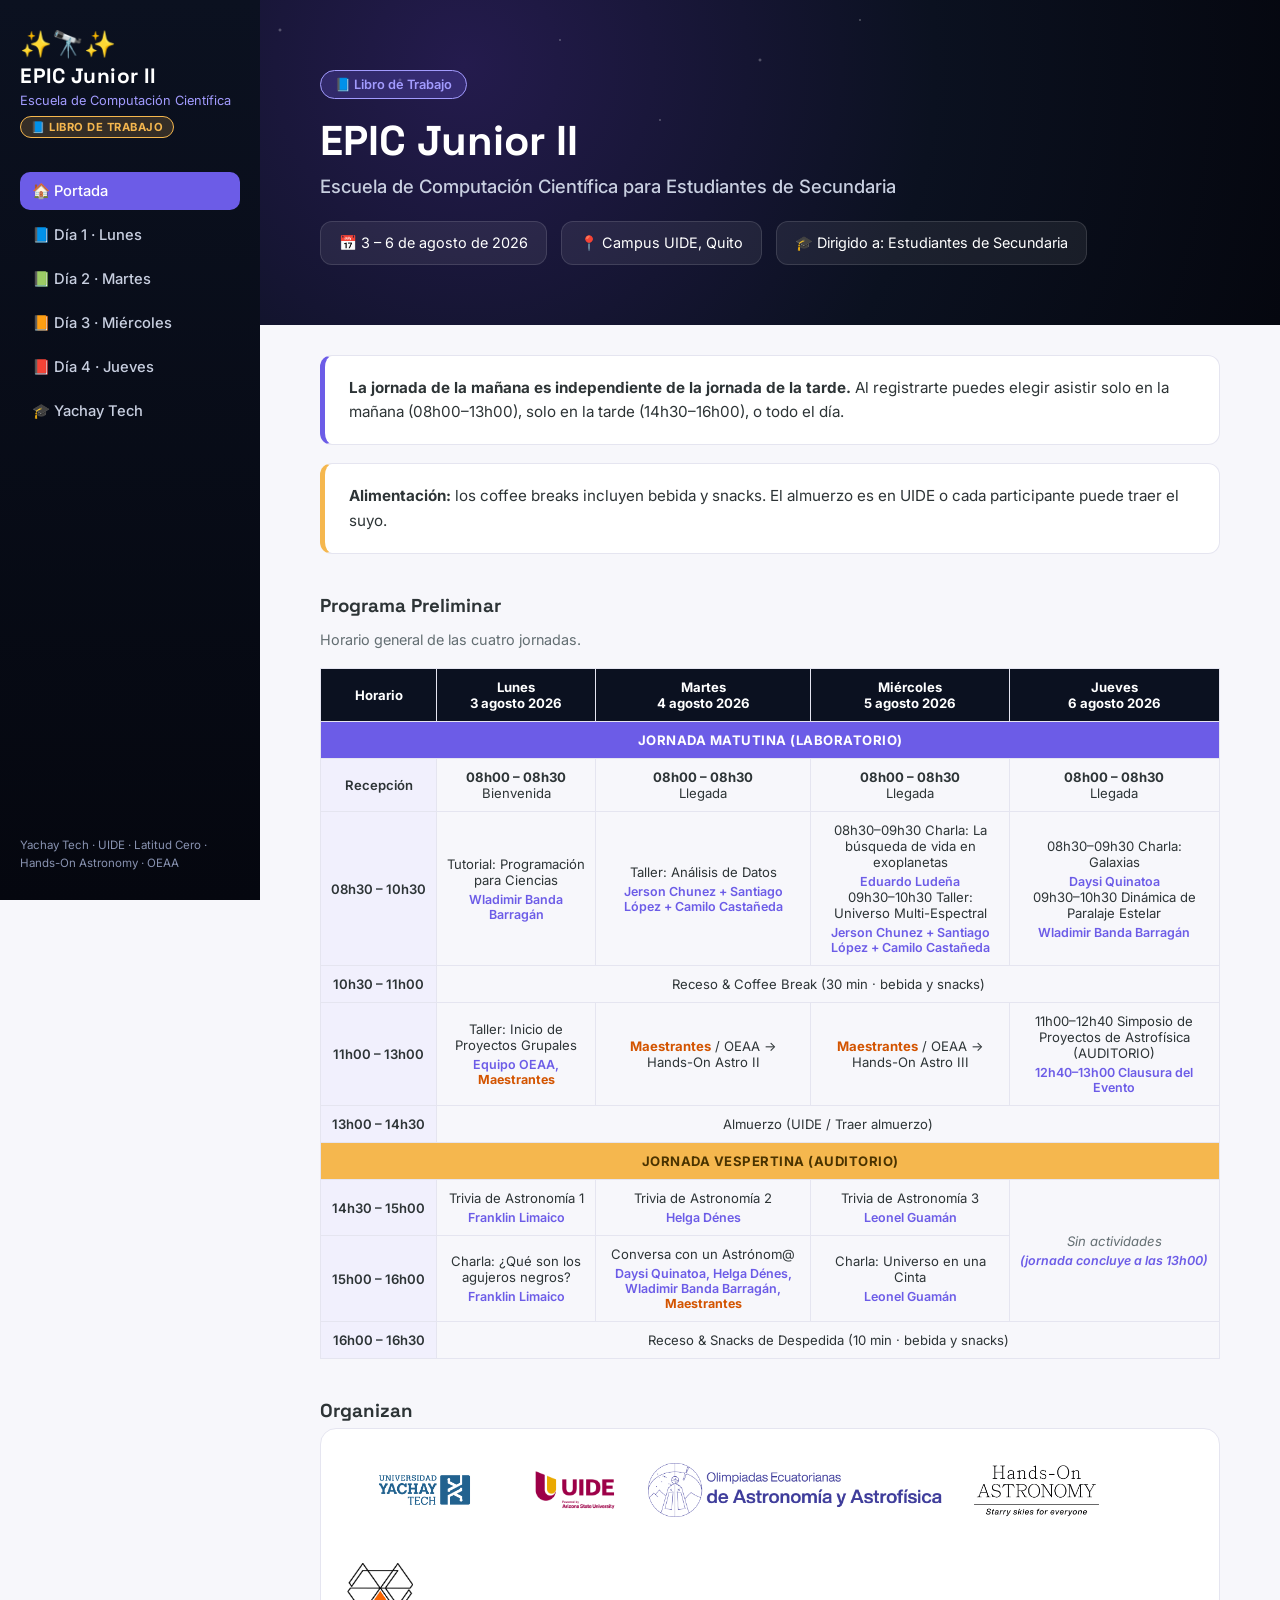
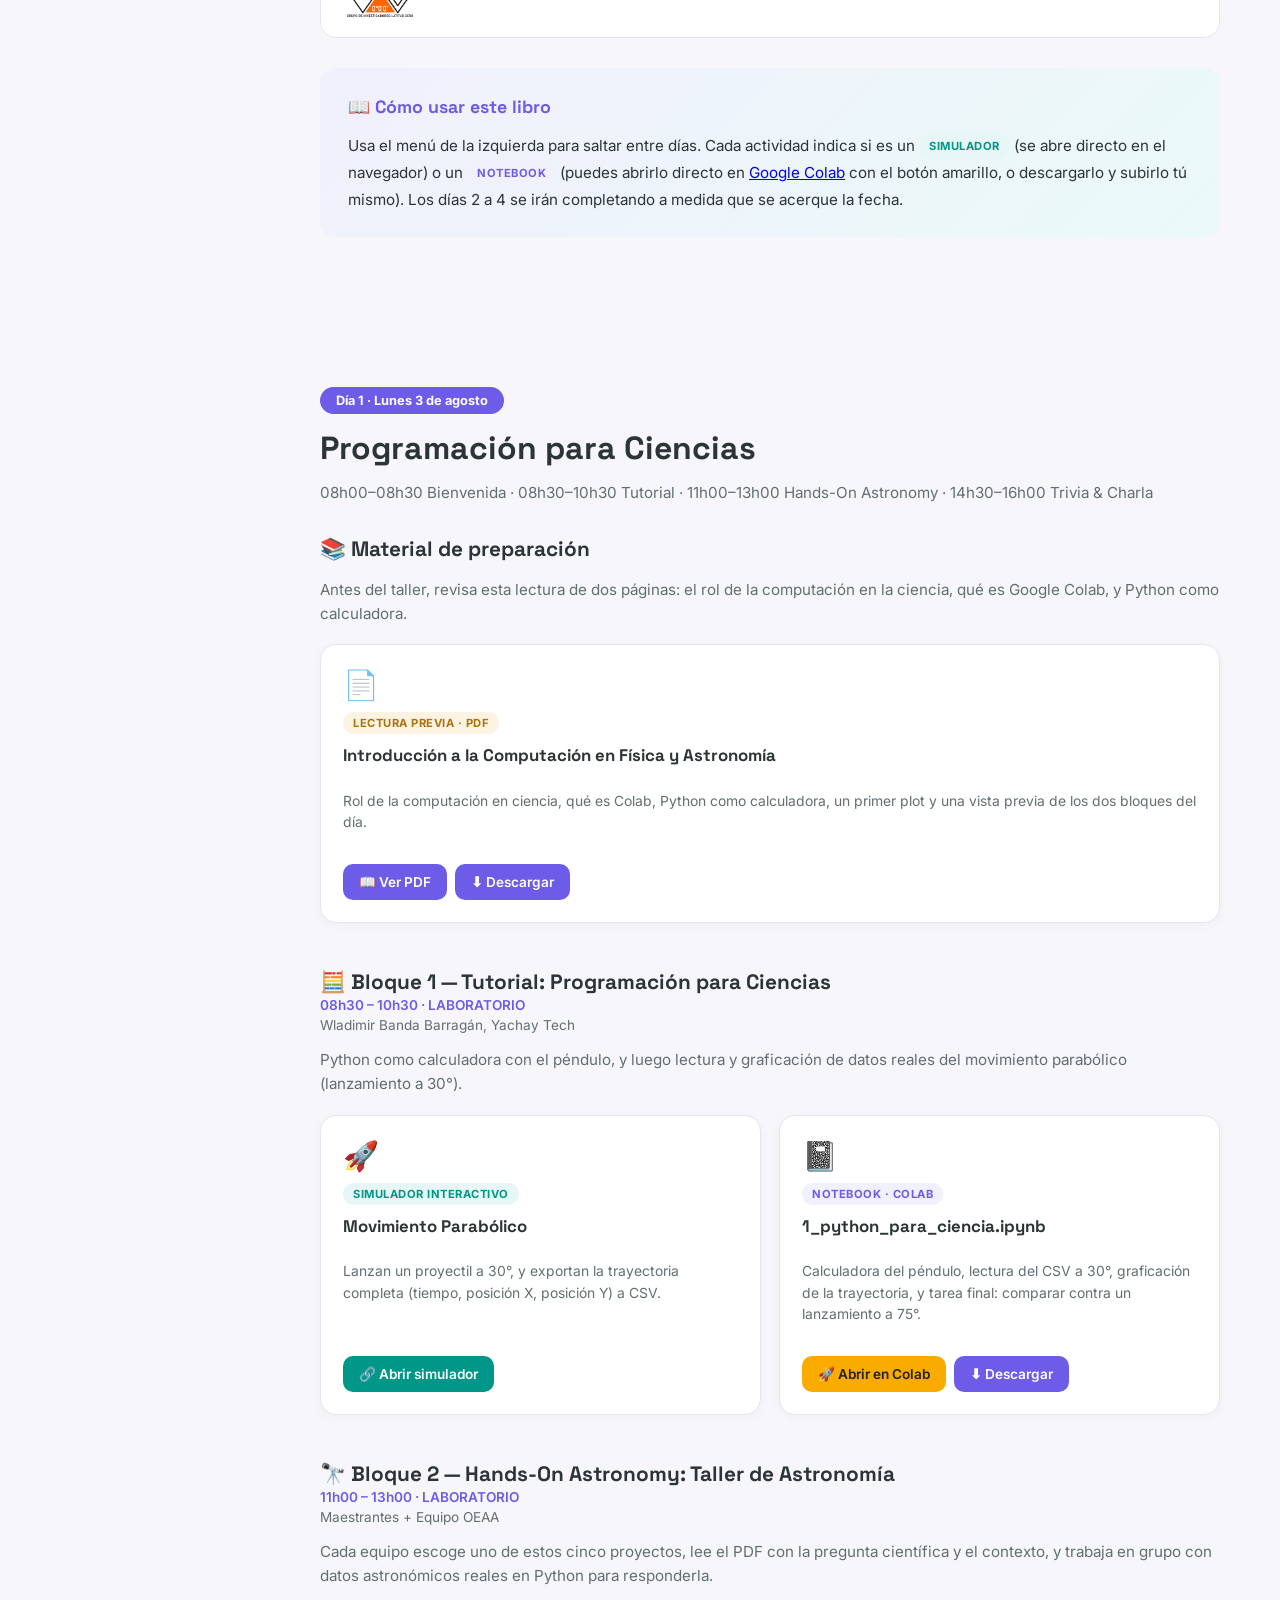
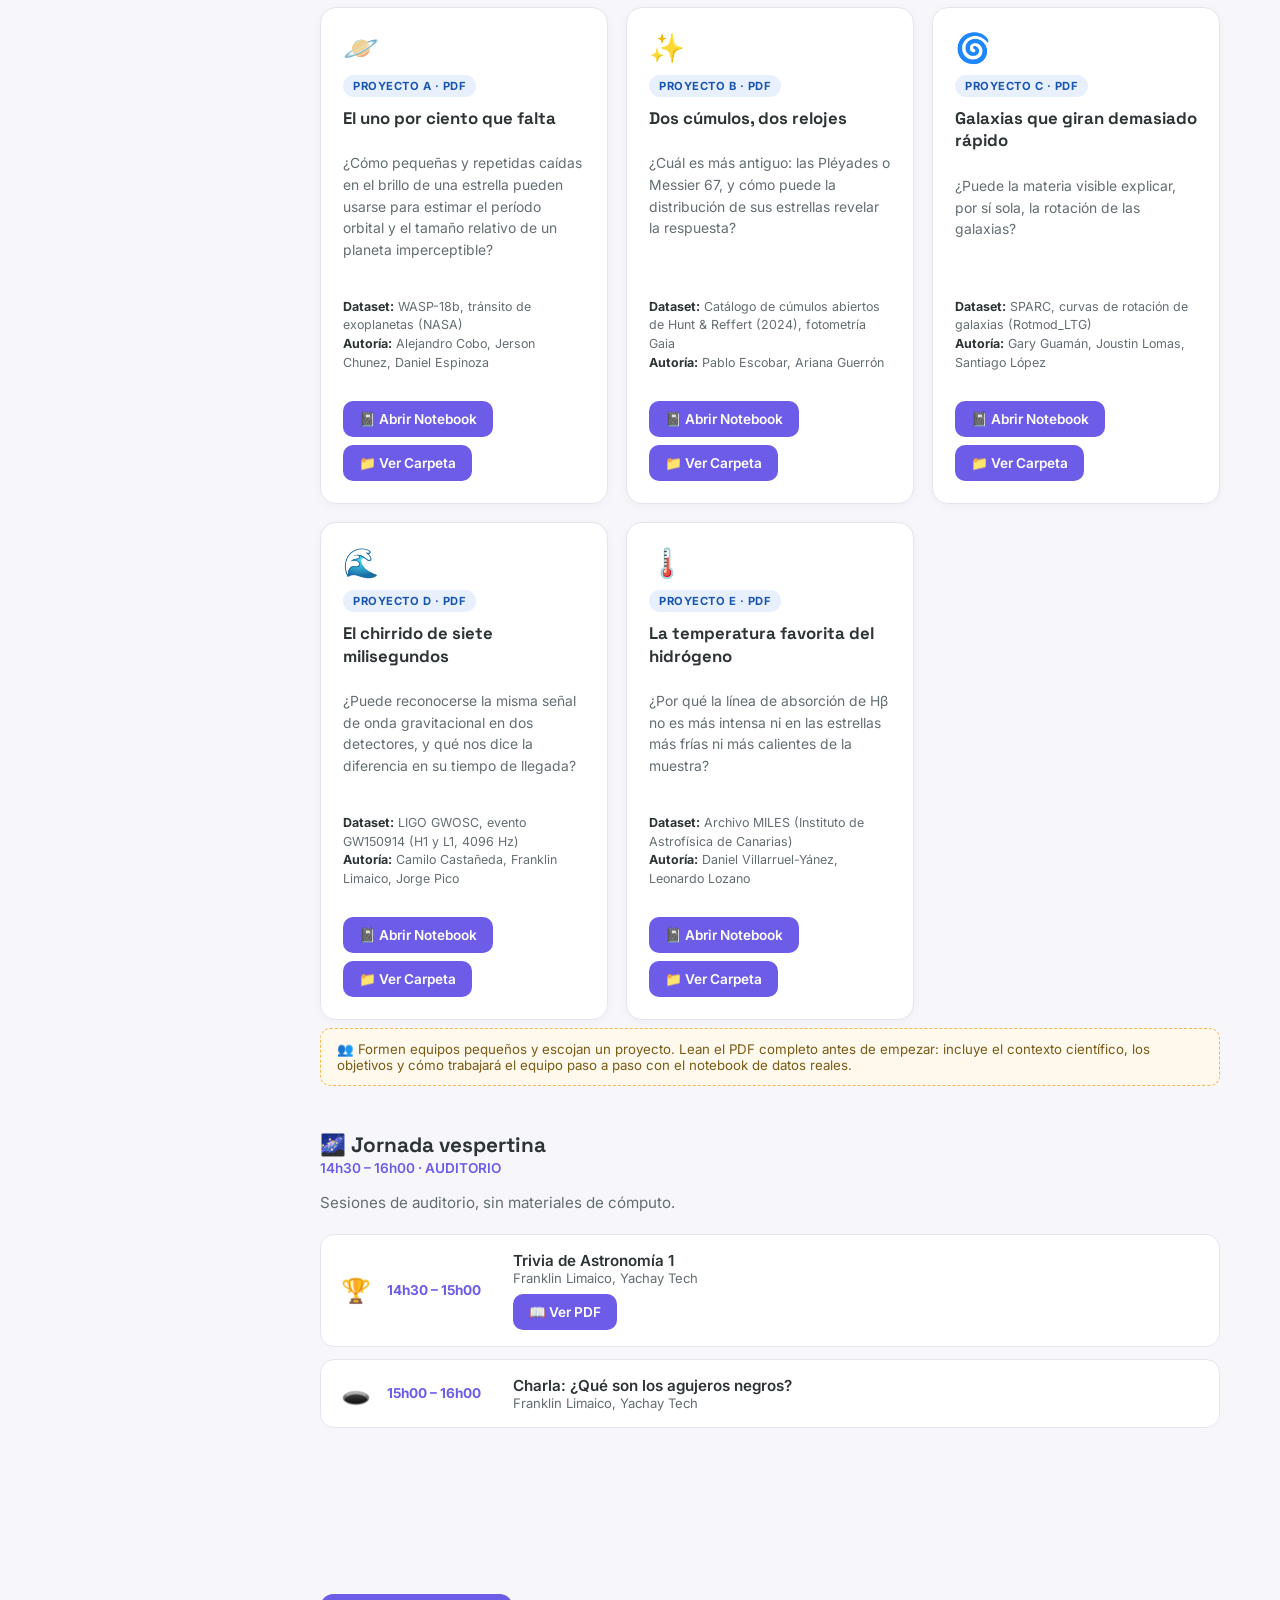
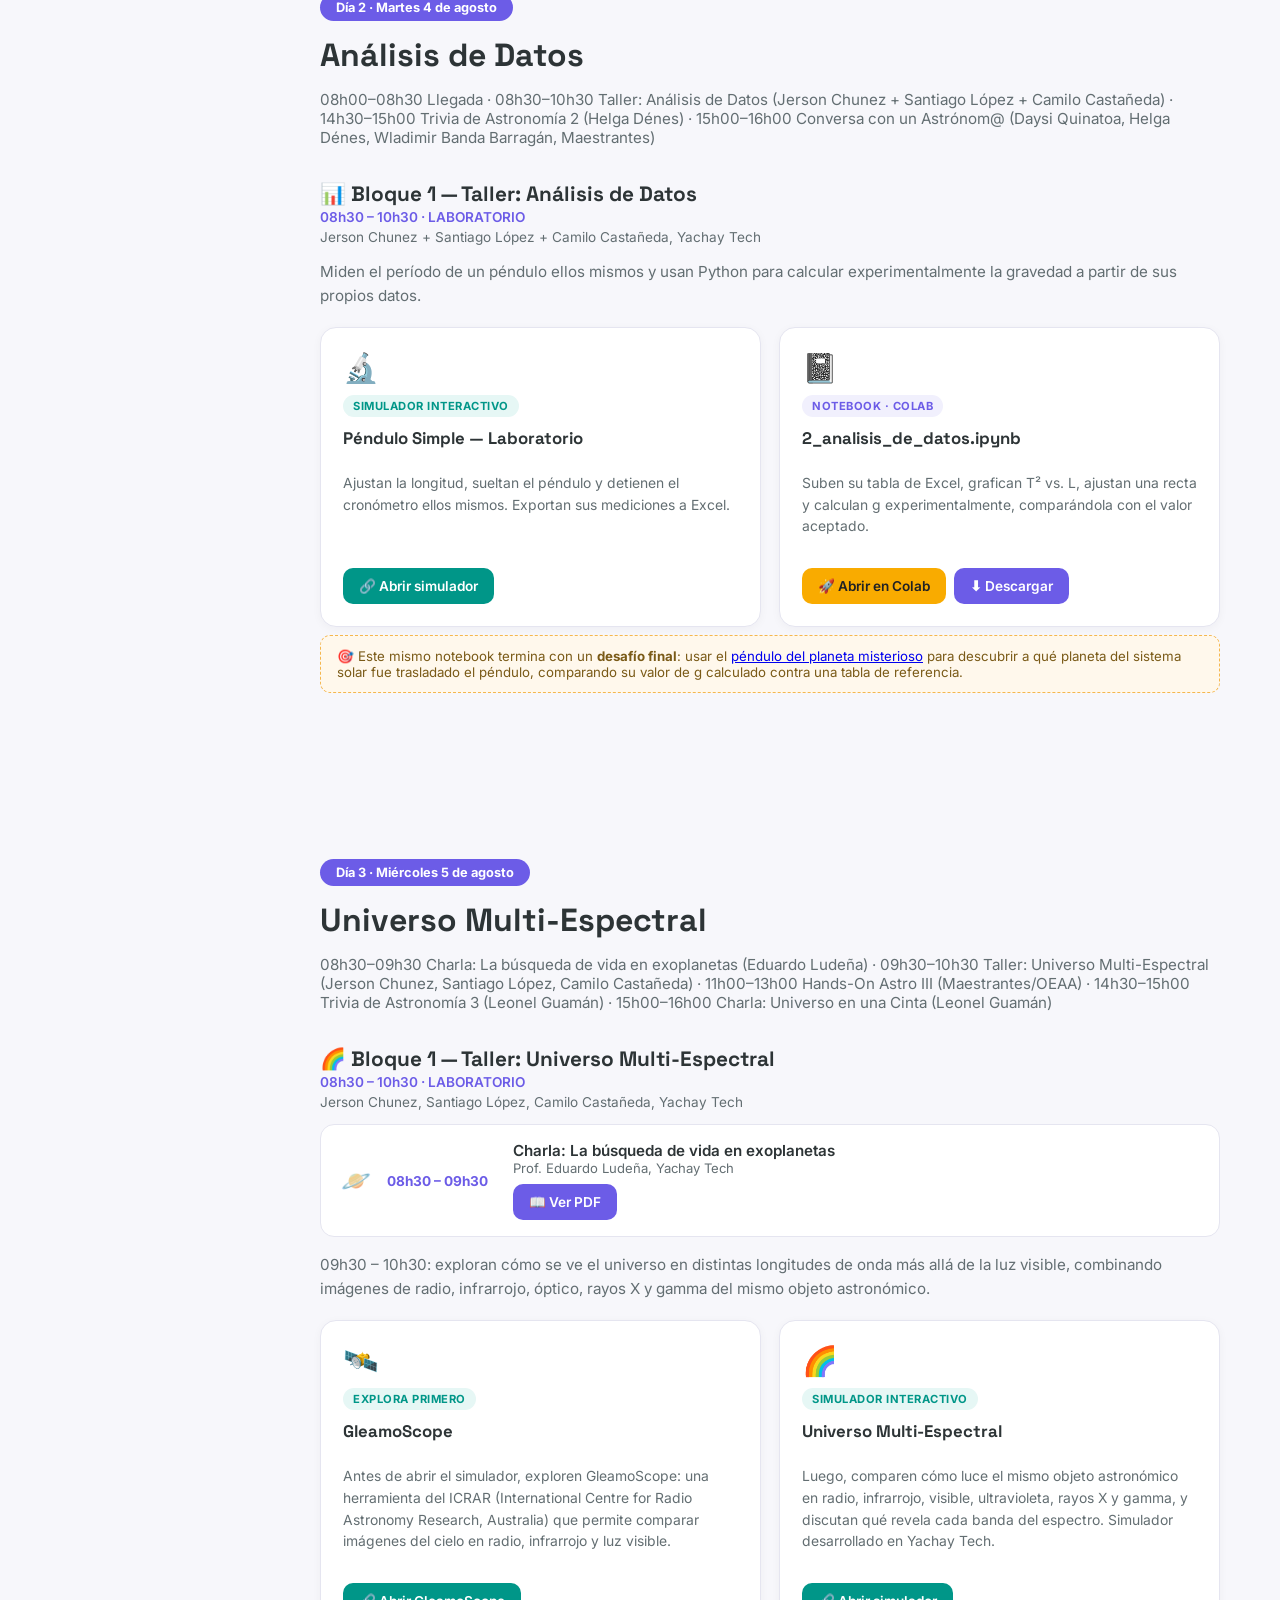
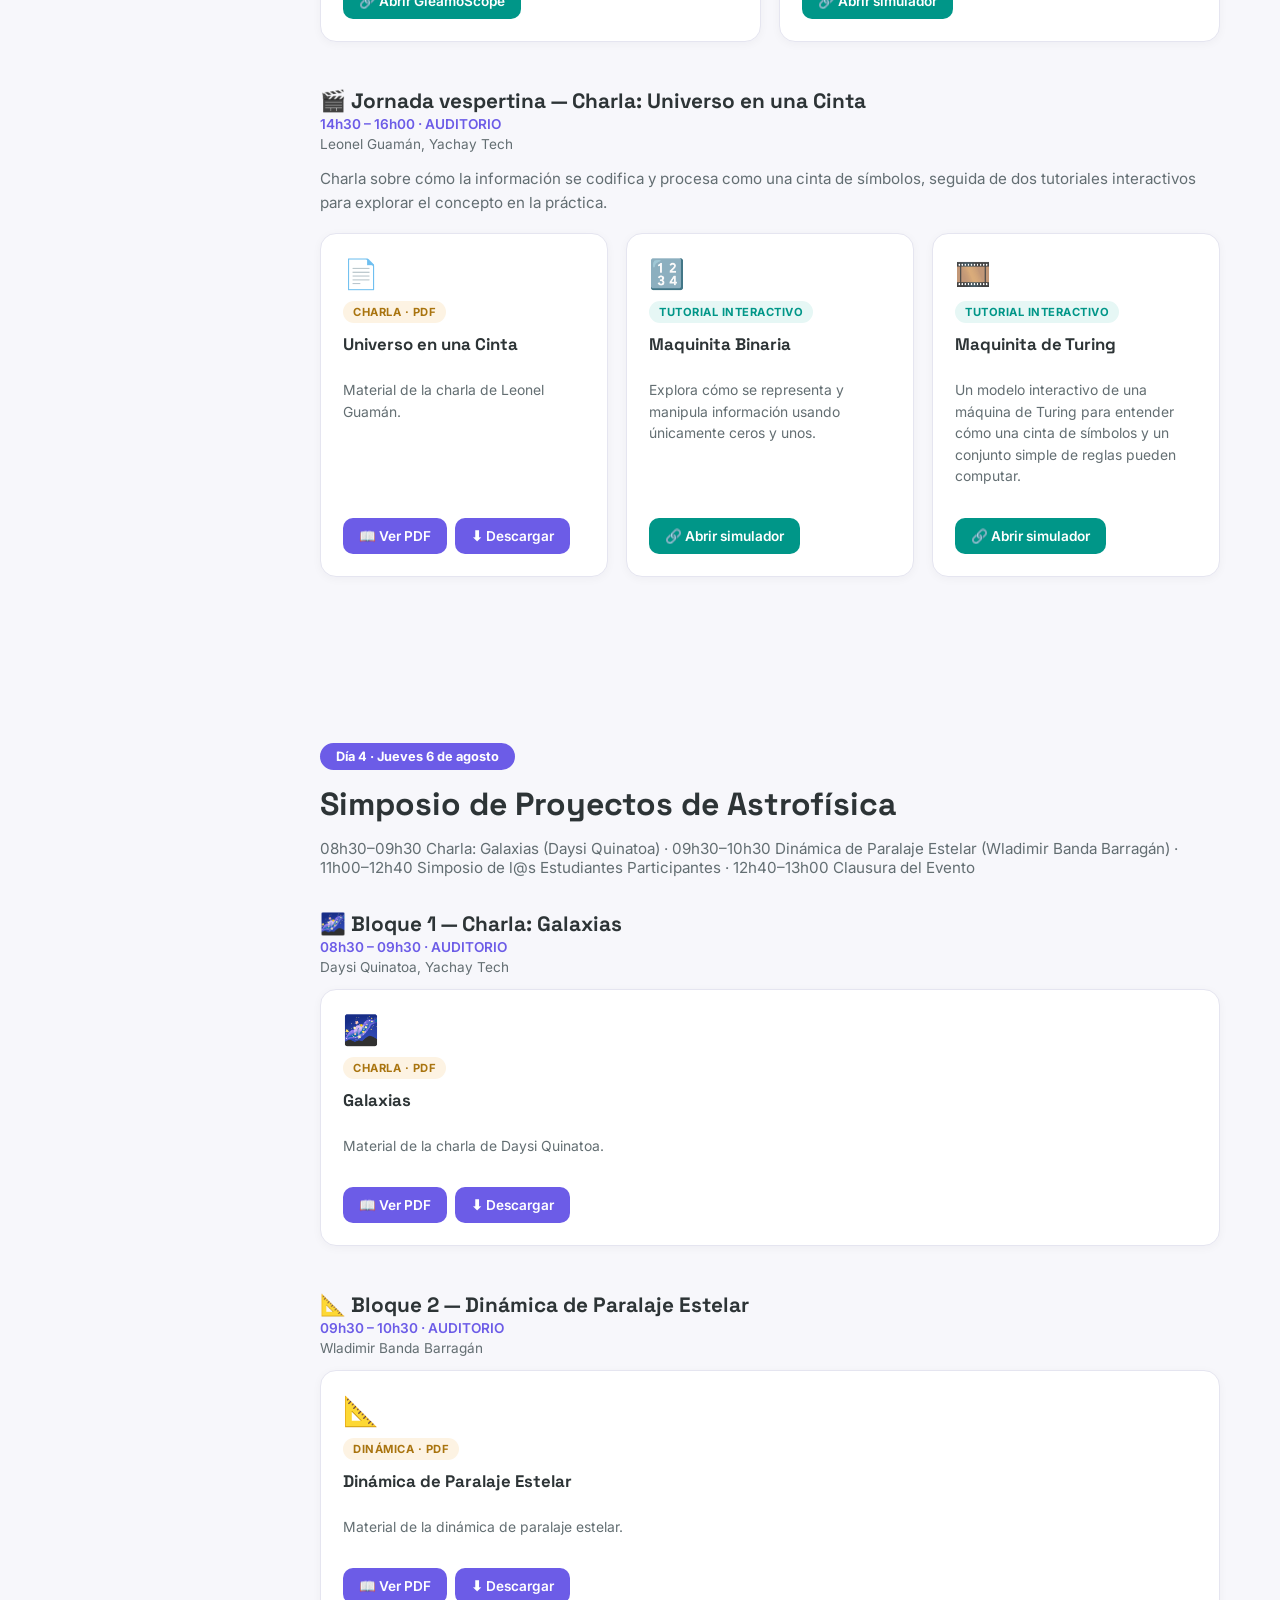
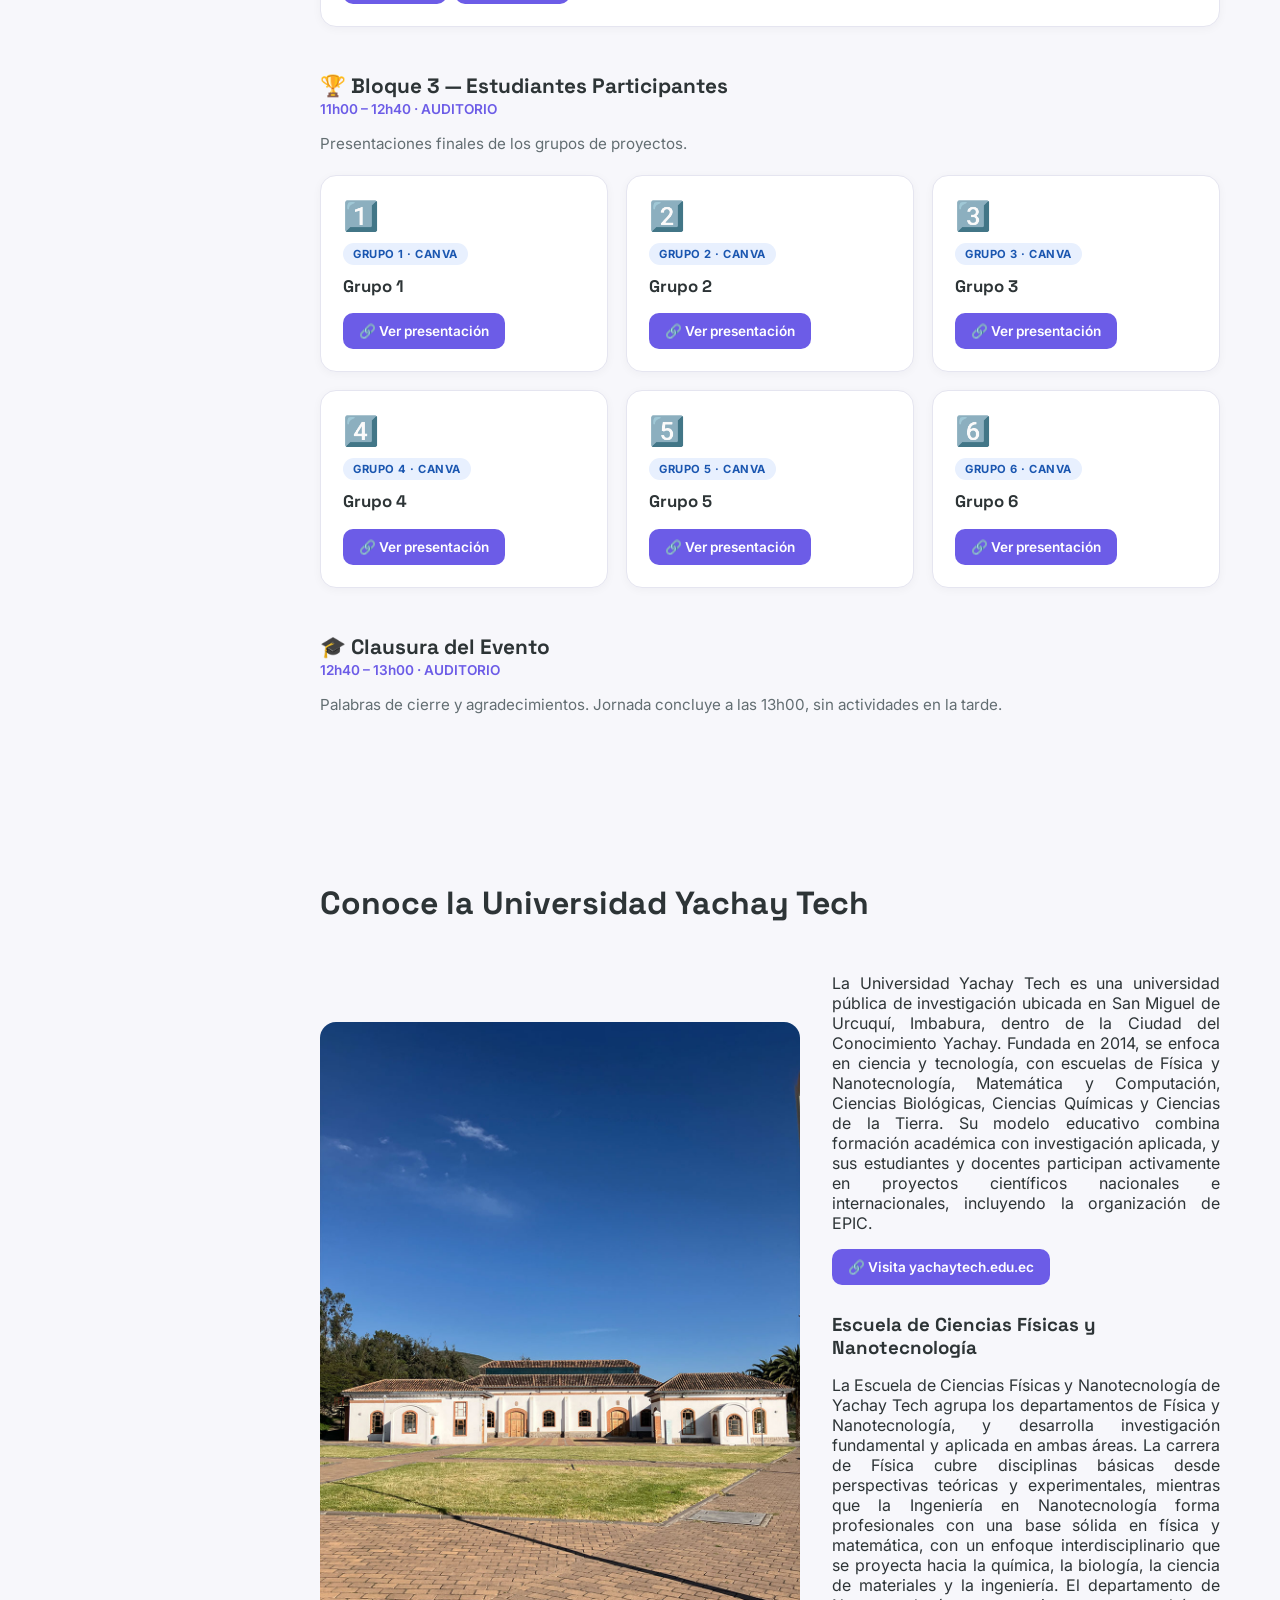
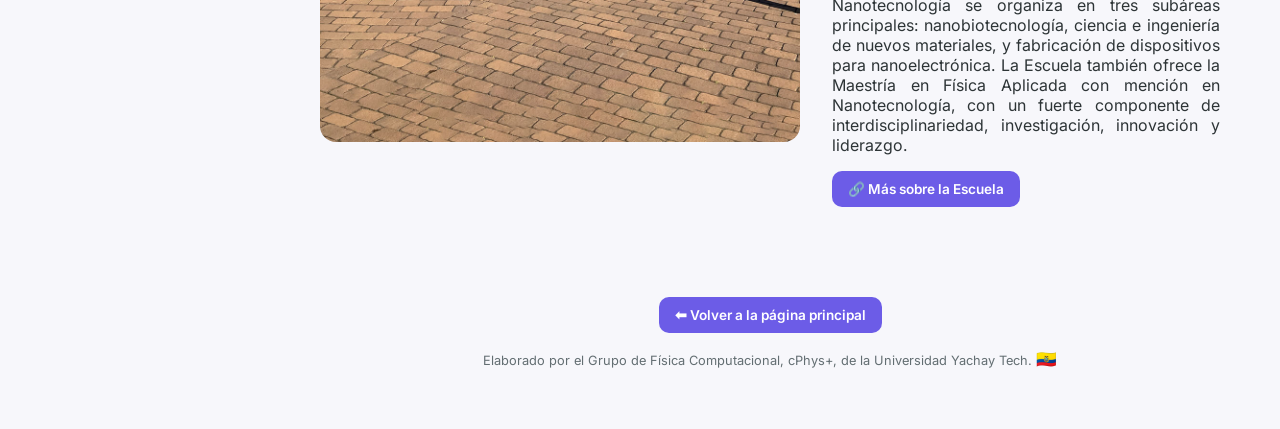
<file: libro_epic_junior_ii.html>
<!DOCTYPE html>
<html lang="es">
<head>
<meta charset="UTF-8">
<meta name="viewport" content="width=device-width, initial-scale=1.0">
<title>Libro de Trabajo · EPIC Junior II</title>
<link rel="preconnect" href="https://fonts.googleapis.com">
<link href="https://fonts.googleapis.com/css2?family=Space+Grotesk:wght@500;600;700&family=Inter:wght@400;500;600;700&display=swap" rel="stylesheet">
<style>
    :root {
        --primary: #6c5ce7;
        --primary-light: #a29bfe;
        --accent: #009688;
        --gold: #f5b74e;
        --colab: #f9ab00;
        --navy: #0b1120;
        --navy-light: #141d33;
        --navy-card: #1a2540;
        --text: #2d3436;
        --muted: #636e72;
        --border: #e5e5f0;
        --success: #00b894;
        --danger: #e74c3c;
    }
    * { box-sizing: border-box; }
    html { scroll-behavior: smooth; }
    body {
        margin: 0;
        font-family: 'Inter', sans-serif;
        color: var(--text);
        background: #f7f7fb;
    }
    h1, h2, h3, h4 { font-family: 'Space Grotesk', sans-serif; margin: 0; }

    /* ---------- LAYOUT ---------- */
    .app { display: flex; min-height: 100vh; }

    .sidebar {
        width: 260px;
        flex-shrink: 0;
        background: linear-gradient(180deg, var(--navy) 0%, #05070f 100%);
        color: white;
        position: sticky;
        top: 0;
        height: 100vh;
        padding: 28px 20px;
        display: flex;
        flex-direction: column;
        gap: 24px;
        overflow-y: auto;
    }
    .sidebar .brand { display: flex; flex-direction: column; gap: 4px; }
    .sidebar .brand .stars { font-size: 1.6rem; }
    .sidebar .brand h1 { font-size: 1.3rem; letter-spacing: 0.5px; }
    .sidebar .brand span { color: var(--primary-light); font-size: 0.8rem; }
    .sidebar .brand .booktag {
        display: inline-block;
        margin-top: 4px;
        background: rgba(245,183,78,0.18);
        border: 1px solid var(--gold);
        color: var(--gold);
        font-size: 0.7rem;
        font-weight: 700;
        letter-spacing: 0.5px;
        text-transform: uppercase;
        padding: 3px 10px;
        border-radius: 999px;
        width: fit-content;
    }

    .nav { display: flex; flex-direction: column; gap: 6px; margin-top: 10px; }
    .nav a {
        display: flex;
        align-items: center;
        gap: 10px;
        color: #c8cfe0;
        text-decoration: none;
        padding: 10px 12px;
        border-radius: 10px;
        font-size: 0.92rem;
        font-weight: 500;
        transition: background 0.2s, color 0.2s;
    }
    .nav a:hover { background: rgba(255,255,255,0.06); color: white; }
    .nav a.active { background: var(--primary); color: white; }
    .nav .soon { opacity: 0.55; font-size: 0.75rem; margin-left: auto; }

    .sidebar-footer { margin-top: auto; font-size: 0.72rem; color: #8892b0; line-height: 1.5; }

    main { flex: 1; min-width: 0; }

    /* ---------- HERO / PORTADA ---------- */
    .hero {
        background: radial-gradient(circle at 20% 20%, #241b4d 0%, var(--navy) 55%, #05070f 100%);
        color: white;
        padding: 70px 60px 60px;
        position: relative;
        overflow: hidden;
    }
    .hero::before {
        content: "";
        position: absolute; inset: 0;
        background-image: radial-gradient(2px 2px at 20px 30px, white, transparent),
                           radial-gradient(2px 2px at 140px 80px, white, transparent),
                           radial-gradient(1.5px 1.5px at 300px 40px, white, transparent),
                           radial-gradient(1.5px 1.5px at 400px 120px, white, transparent),
                           radial-gradient(2px 2px at 500px 60px, white, transparent),
                           radial-gradient(1.5px 1.5px at 600px 20px, white, transparent);
        opacity: 0.4;
        pointer-events: none;
    }
    .hero-inner { position: relative; max-width: 780px; }
    .eyebrow {
        display: inline-block;
        background: rgba(108,92,231,0.25);
        border: 1px solid var(--primary-light);
        color: var(--primary-light);
        padding: 6px 14px;
        border-radius: 999px;
        font-size: 0.8rem;
        font-weight: 600;
        margin-bottom: 18px;
    }
    .hero h1 { font-size: 2.6rem; line-height: 1.15; margin-bottom: 10px; }
    .hero h2 { font-size: 1.15rem; font-weight: 500; color: #c8cfe0; margin-bottom: 20px; font-family: 'Inter', sans-serif; }
    .hero-meta { display: flex; flex-wrap: wrap; gap: 14px; margin-top: 24px; }
    .hero-meta div {
        background: rgba(255,255,255,0.07);
        border: 1px solid rgba(255,255,255,0.12);
        border-radius: 12px;
        padding: 12px 18px;
        font-size: 0.9rem;
        display: flex;
        align-items: center;
        gap: 8px;
    }

    .section { padding: 60px; max-width: 1050px; }
    .section-tight { padding-top: 30px; }

    .callout {
        background: white;
        border: 1px solid var(--border);
        border-left: 5px solid var(--primary);
        border-radius: 12px;
        padding: 20px 24px;
        margin-bottom: 18px;
        font-size: 0.95rem;
        line-height: 1.6;
    }
    .callout.warn { border-left-color: var(--gold); }
    .callout strong { color: var(--text); }

    .how-to {
        background: linear-gradient(135deg, #f1f0fd, #eafaf8);
        border-radius: 16px;
        padding: 24px 28px;
        margin: 30px 0;
        font-size: 0.95rem;
        line-height: 1.7;
    }
    .how-to h3 { margin-bottom: 10px; color: var(--primary); }

    .team-heading { margin-top: 40px; margin-bottom: 4px; }
    .team-heading p { color: var(--muted); font-size: 0.9rem; margin-top: 4px; margin-bottom: 4px; }

    /* ---------- SCHEDULE TABLE ---------- */
    table.schedule { width: 100%; border-collapse: collapse; margin-top: 20px; font-size: 0.82rem; }
    table.schedule th, table.schedule td { border: 1px solid var(--border); padding: 10px; text-align: center; vertical-align: middle; }
    table.schedule thead th { background: var(--navy); color: white; }
    table.schedule .row-header { background: #f1f0fd; font-weight: 600; white-space: nowrap; }
    table.schedule .section-row td { background: var(--primary); color: white; font-weight: 700; letter-spacing: 0.5px; }
    table.schedule .section-row.vespertina td { background: var(--gold); color: #4a3300; }
    table.schedule .presenter { display: block; margin-top: 4px; font-size: 0.78rem; color: var(--primary); font-weight: 600; }
    table.schedule .maestrantes { color: #d35400; font-weight: 700; }
    table.schedule .empty-cell { color: var(--muted); font-style: italic; }

    .logo-strip {
        display: flex;
        flex-wrap: wrap;
        align-items: center;
        gap: 32px;
        background: white;
        border: 1px solid var(--border);
        border-radius: 16px;
        padding: 20px 26px;
        margin-top: 6px;
    }
    .logo-strip img { height: 54px; width: auto; object-fit: contain; }
    .logo-strip img.logo-uide { height: 82px; }
    .orgs { display: flex; flex-wrap: wrap; gap: 10px; margin-top: 12px; }
    .orgs span {
        background: white;
        border: 1px solid var(--border);
        border-radius: 999px;
        padding: 6px 14px;
        font-size: 0.78rem;
        color: var(--muted);
    }

    /* ---------- DAY SECTIONS ---------- */
    .day-header { margin-bottom: 34px; }
    .day-badge {
        display: inline-block;
        background: var(--primary);
        color: white;
        padding: 6px 16px;
        border-radius: 999px;
        font-size: 0.8rem;
        font-weight: 700;
        margin-bottom: 14px;
    }
    .day-header h2 { font-size: 2rem; margin-bottom: 8px; }
    .day-header p { color: var(--muted); font-size: 0.95rem; }

    .block { margin-bottom: 46px; }
    .block h3 { font-size: 1.3rem; margin-bottom: 2px; color: var(--text); }
    .block .block-time { display: block; font-size: 0.85rem; color: var(--primary); font-weight: 600; margin-bottom: 4px; }
    .block .block-presenter { display: block; font-size: 0.85rem; color: var(--muted); margin-bottom: 14px; }
    .block > p.block-desc { color: var(--muted); margin-bottom: 18px; font-size: 0.95rem; line-height: 1.6; }

    .card-grid { display: grid; grid-template-columns: repeat(auto-fit, minmax(260px, 1fr)); gap: 18px; }
    .card {
        background: white;
        border: 1px solid var(--border);
        border-radius: 16px;
        padding: 22px;
        display: flex;
        flex-direction: column;
        gap: 10px;
        box-shadow: 0 2px 10px rgba(20,20,50,0.04);
        transition: transform 0.15s, box-shadow 0.15s;
    }
    .card:hover { transform: translateY(-3px); box-shadow: 0 10px 20px rgba(20,20,50,0.08); }
    .card-icon { font-size: 1.8rem; }
    .card h4 { font-size: 1.05rem; line-height: 1.35; }
    .card p { font-size: 0.87rem; color: var(--muted); line-height: 1.55; flex-grow: 1; }
    .tag {
        display: inline-block;
        font-size: 0.7rem;
        font-weight: 700;
        text-transform: uppercase;
        letter-spacing: 0.5px;
        padding: 4px 10px;
        border-radius: 999px;
        width: fit-content;
    }
    .tag.sim { background: #e6f7f5; color: var(--accent); }
    .tag.nb { background: #f1f0fd; color: var(--primary); }
    .tag.prep { background: #fdf3e3; color: #a9740f; }
    .tag.proj { background: #e8f0fe; color: #1a56b0; }

    .proj-meta { font-size: 0.78rem !important; color: var(--muted); flex-grow: 0 !important; line-height: 1.5 !important; }
    .proj-meta strong { color: var(--text); }

    .card-actions { display: flex; flex-wrap: wrap; gap: 8px; margin-top: 6px; }

    .btn {
        display: inline-flex;
        align-items: center;
        justify-content: center;
        gap: 6px;
        padding: 10px 16px;
        border-radius: 10px;
        font-size: 0.85rem;
        font-weight: 600;
        text-decoration: none;
        transition: background 0.2s;
    }
    .btn-sim { background: var(--accent); color: white; }
    .btn-sim:hover { background: #00786a; }
    .btn-nb { background: var(--primary); color: white; }
    .btn-nb:hover { background: #5a4bcf; }
    .btn-colab { background: var(--colab); color: #202124; }
    .btn-colab:hover { background: #e09b00; }
    .btn-mystery { background: var(--danger); color: white; }
    .btn-mystery:hover { background: #c0392b; }

    .mini-note {
        background: #fff8ec;
        border: 1px dashed var(--gold);
        border-radius: 10px;
        padding: 12px 16px;
        font-size: 0.83rem;
        color: #7a5a17;
        margin-top: 8px;
    }

    .agenda-list { display: flex; flex-direction: column; gap: 12px; }
    .agenda-item {
        display: flex;
        align-items: center;
        gap: 16px;
        background: white;
        border: 1px solid var(--border);
        border-radius: 14px;
        padding: 16px 20px;
    }
    .agenda-item .agenda-icon { font-size: 1.5rem; }
    .agenda-item .agenda-time { font-weight: 700; color: var(--primary); font-size: 0.85rem; min-width: 110px; }
    .agenda-item .agenda-title { font-weight: 600; font-size: 0.95rem; }
    .agenda-item .agenda-presenter { font-size: 0.82rem; color: var(--muted); }

    /* ---------- SOON SECTIONS ---------- */
    .soon-card {
        background: white;
        border: 2px dashed var(--border);
        border-radius: 16px;
        padding: 40px;
        text-align: center;
        color: var(--muted);
    }
    .soon-card .big-icon { font-size: 2.4rem; margin-bottom: 10px; }
    .soon-card h3 { color: var(--text); margin-bottom: 8px; }

    footer.page-footer {
        text-align: center;
        color: var(--muted);
        font-size: 0.8rem;
        padding: 30px 60px 60px;
    }

    @media (max-width: 900px) {
        .app { flex-direction: column; }
        .sidebar {
            position: relative;
            height: auto;
            width: 100%;
            flex-direction: row;
            flex-wrap: wrap;
            align-items: center;
            padding: 16px 20px;
        }
        .sidebar .brand { flex: 1; }
        .nav { flex-direction: row; flex-wrap: wrap; margin-top: 0; }
        .sidebar-footer { display: none; }
        .hero { padding: 40px 24px; }
        .section { padding: 36px 24px; }
        footer.page-footer { padding: 20px 24px 40px; }
        table.schedule { font-size: 0.7rem; }
    }
</style>
</head>
<body>

<div class="app">
    <aside class="sidebar">
        <div class="brand">
            <div class="stars">✨🔭✨</div>
            <h1>EPIC Junior II</h1>
            <span>Escuela de Computación Científica</span>
            <span class="booktag">📘 Libro de Trabajo</span>
        </div>
        <nav class="nav" id="nav">
            <a href="#portada">🏠 Portada</a>
            <a href="#dia1">📘 Día 1 · Lunes</a>
            <a href="#dia2">📗 Día 2 · Martes</a>
            <a href="#dia3">📙 Día 3 · Miércoles</a>
            <a href="#dia4">📕 Día 4 · Jueves</a>
            <a href="#yachaytech">🎓 Yachay Tech</a>
        </nav>
        <div class="sidebar-footer">
            Yachay Tech · UIDE · Latitud Cero · Hands-On Astronomy · OEAA
        </div>
    </aside>

    <main>
        <section id="portada">
            <div class="hero">
                <div class="hero-inner">
                    <span class="eyebrow">📘 Libro de Trabajo</span>
                    <h1>EPIC Junior II</h1>
                    <h2>Escuela de Computación Científica para Estudiantes de Secundaria</h2>
                    <div class="hero-meta">
                        <div>📅 3 – 6 de agosto de 2026</div>
                        <div>📍 Campus UIDE, Quito</div>
                        <div>🎓 Dirigido a: Estudiantes de Secundaria</div>
                    </div>
                </div>
            </div>

            <div class="section section-tight">
                <div class="callout">
                    <strong>La jornada de la mañana es independiente de la jornada de la tarde.</strong> Al registrarte puedes elegir asistir solo en la mañana (08h00–13h00), solo en la tarde (14h30–16h00), o todo el día.
                </div>
                <div class="callout warn">
                    <strong>Alimentación:</strong> los coffee breaks incluyen bebida y snacks. El almuerzo es en UIDE o cada participante puede traer el suyo.
                </div>

                <h3 style="margin-top: 40px; margin-bottom: 4px;">Programa Preliminar</h3>
                <p style="color: var(--muted); font-size: 0.9rem; margin-bottom: 4px;">Horario general de las cuatro jornadas.</p>

                <table class="schedule">
                    <thead>
                        <tr>
                            <th>Horario</th>
                            <th>Lunes<br>3 agosto 2026</th>
                            <th>Martes<br>4 agosto 2026</th>
                            <th>Miércoles<br>5 agosto 2026</th>
                            <th>Jueves<br>6 agosto 2026</th>
                        </tr>
                    </thead>
                    <tbody>
                        <tr class="section-row"><td colspan="5">JORNADA MATUTINA (LABORATORIO)</td></tr>

                        <tr>
                            <td class="row-header">Recepción</td>
                            <td><strong>08h00 – 08h30</strong><br>Bienvenida</td>
                            <td><strong>08h00 – 08h30</strong><br>Llegada</td>
                            <td><strong>08h00 – 08h30</strong><br>Llegada</td>
                            <td><strong>08h00 – 08h30</strong><br>Llegada</td>
                        </tr>

                        <tr>
                            <td class="row-header">08h30 – 10h30</td>
                            <td>Tutorial: Programación para Ciencias<span class="presenter">Wladimir Banda Barragán</span></td>
                            <td>Taller: Análisis de Datos<span class="presenter">Jerson Chunez + Santiago López + Camilo Castañeda</span></td>
                            <td>08h30–09h30 Charla: La búsqueda de vida en exoplanetas<span class="presenter">Eduardo Ludeña</span>09h30–10h30 Taller: Universo Multi-Espectral<span class="presenter">Jerson Chunez + Santiago López + Camilo Castañeda</span></td>
                            <td>08h30–09h30 Charla: Galaxias<span class="presenter">Daysi Quinatoa</span>09h30–10h30 Dinámica de Paralaje Estelar<span class="presenter">Wladimir Banda Barragán</span></td>
                        </tr>

                        <tr>
                            <td class="row-header">10h30 – 11h00</td>
                            <td colspan="4">Receso &amp; Coffee Break (30 min · bebida y snacks)</td>
                        </tr>

                        <tr>
                            <td class="row-header">11h00 – 13h00</td>
                            <td>Taller: Inicio de Proyectos Grupales<span class="presenter">Equipo OEAA, <span class="maestrantes">Maestrantes</span></span></td>
                            <td><span class="maestrantes">Maestrantes</span> / OEAA → Hands-On Astro II</td>
                            <td><span class="maestrantes">Maestrantes</span> / OEAA → Hands-On Astro III</td>
                            <td>11h00–12h40 Simposio de Proyectos de Astrofísica (AUDITORIO)<span class="presenter">12h40–13h00 Clausura del Evento</span></td>
                        </tr>

                        <tr>
                            <td class="row-header">13h00 – 14h30</td>
                            <td colspan="4">Almuerzo (UIDE / Traer almuerzo)</td>
                        </tr>

                        <tr class="section-row vespertina"><td colspan="5">JORNADA VESPERTINA (AUDITORIO)</td></tr>

                        <tr>
                            <td class="row-header">14h30 – 15h00</td>
                            <td>Trivia de Astronomía 1<span class="presenter">Franklin Limaico</span></td>
                            <td>Trivia de Astronomía 2<span class="presenter">Helga Dénes</span></td>
                            <td>Trivia de Astronomía 3<span class="presenter">Leonel Guamán</span></td>
                            <td rowspan="2" class="empty-cell">Sin actividades<br><span class="presenter">(jornada concluye a las 13h00)</span></td>
                        </tr>
                        <tr>
                            <td class="row-header">15h00 – 16h00</td>
                            <td>Charla: ¿Qué son los agujeros negros?<span class="presenter">Franklin Limaico</span></td>
                            <td>Conversa con un Astrónom@<span class="presenter">Daysi Quinatoa, Helga Dénes, Wladimir Banda Barragán, <span class="maestrantes">Maestrantes</span></span></td>
                            <td>Charla: Universo en una Cinta<span class="presenter">Leonel Guamán</span></td>
                        </tr>

                        <tr>
                            <td class="row-header">16h00 – 16h30</td>
                            <td colspan="4">Receso &amp; Snacks de Despedida (10 min · bebida y snacks)</td>
                        </tr>
                    </tbody>
                </table>

                <div class="team-heading">
                    <h3>Organizan</h3>
                </div>
                <div class="logo-strip">
                    <img src="images/LOGOTIPO-YACHAY-TECH-UITEY-2023.png" alt="Universidad Yachay Tech">
                    <img class="logo-uide" src="images/thumbnail_Logo%20UIDE.png" alt="UIDE - Powered by Arizona State University">
                    <img src="images/logo_oeaa.png" alt="Olimpiadas Ecuatorianas de Astronomía y Astrofísica">
                    <img src="images/hoa.png" alt="Hands-On Astronomy">
                    <img src="images/logo_latitud_cero.png" alt="Grupo de Investigadores Latitud Cero">
                </div>

                <div class="how-to">
                    <h3>📖 Cómo usar este libro</h3>
                    Usa el menú de la izquierda para saltar entre días. Cada actividad indica si es un <span class="tag sim" style="vertical-align:middle;">Simulador</span> (se abre directo en el navegador) o un <span class="tag nb" style="vertical-align:middle;">Notebook</span> (puedes abrirlo directo en <a href="https://colab.research.google.com" target="_blank">Google Colab</a> con el botón amarillo, o descargarlo y subirlo tú mismo). Los días 2 a 4 se irán completando a medida que se acerque la fecha.
                </div>
            </div>
        </section>

        <section id="dia1">
            <div class="section">
                <div class="day-header">
                    <span class="day-badge">Día 1 · Lunes 3 de agosto</span>
                    <h2>Programación para Ciencias</h2>
                    <p>08h00–08h30 Bienvenida · 08h30–10h30 Tutorial · 11h00–13h00 Hands-On Astronomy · 14h30–16h00 Trivia &amp; Charla</p>
                </div>

                <div class="block">
                    <h3>📚 Material de preparación</h3>
                    <p class="block-desc">Antes del taller, revisa esta lectura de dos páginas: el rol de la computación en la ciencia, qué es Google Colab, y Python como calculadora.</p>
                    <div class="card-grid">
                        <div class="card">
                            <div class="card-icon">📄</div>
                            <span class="tag prep">Lectura previa · PDF</span>
                            <h4>Introducción a la Computación en Física y Astronomía</h4>
                            <p>Rol de la computación en ciencia, qué es Colab, Python como calculadora, un primer plot y una vista previa de los dos bloques del día.</p>
                            <div class="card-actions">
                                <a class="btn btn-nb" href="introduccion_computacion_fisica_astronomia.pdf" target="_blank">📖 Ver PDF</a>
                                <a class="btn btn-nb" href="introduccion_computacion_fisica_astronomia.pdf" download>⬇ Descargar</a>
                            </div>
                        </div>
                    </div>
                </div>

                <div class="block">
                    <h3>🧮 Bloque 1 — Tutorial: Programación para Ciencias</h3>
                    <span class="block-time">08h30 – 10h30 · LABORATORIO</span>
                    <span class="block-presenter">Wladimir Banda Barragán, Yachay Tech</span>
                    <p class="block-desc">Python como calculadora con el péndulo, y luego lectura y graficación de datos reales del movimiento parabólico (lanzamiento a 30°).</p>
                    <div class="card-grid">
                        <div class="card">
                            <div class="card-icon">🚀</div>
                            <span class="tag sim">Simulador interactivo</span>
                            <h4>Movimiento Parabólico</h4>
                            <p>Lanzan un proyectil a 30°, y exportan la trayectoria completa (tiempo, posición X, posición Y) a CSV.</p>
                            <div class="card-actions">
                                <a class="btn btn-sim" href="https://cphysplus.github.io/fisica-interactiva/movimiento-parabolico.html" target="_blank">🔗 Abrir simulador</a>
                            </div>
                        </div>
                        <div class="card">
                            <div class="card-icon">📓</div>
                            <span class="tag nb">Notebook · Colab</span>
                            <h4>1_python_para_ciencia.ipynb</h4>
                            <p>Calculadora del péndulo, lectura del CSV a 30°, graficación de la trayectoria, y tarea final: comparar contra un lanzamiento a 75°.</p>
                            <div class="card-actions">
                                <a class="btn btn-colab" href="https://colab.research.google.com/github/ciencialatitud0/EPIC_6/blob/main/EPIC_Junior/Day_1/1_python_para_ciencia.ipynb" target="_blank">🚀 Abrir en Colab</a>
                                <a class="btn btn-nb" href="https://github.com/ciencialatitud0/EPIC_6/blob/main/EPIC_Junior/Day_1/1_python_para_ciencia.ipynb" target="_blank">⬇ Descargar</a>
                            </div>
                        </div>
                    </div>
                </div>

                <div class="block">
                    <h3>🔭 Bloque 2 — Hands-On Astronomy: Taller de Astronomía</h3>
                    <span class="block-time">11h00 – 13h00 · LABORATORIO</span>
                    <span class="block-presenter">Maestrantes + Equipo OEAA</span>
                    <p class="block-desc">Cada equipo escoge uno de estos cinco proyectos, lee el PDF con la pregunta científica y el contexto, y trabaja en grupo con datos astronómicos reales en Python para responderla.</p>
                    <div class="card-grid">
                        <div class="card">
                            <div class="card-icon">🪐</div>
                            <span class="tag proj">Proyecto A · PDF</span>
                            <h4>El uno por ciento que falta</h4>
                            <p>¿Cómo pequeñas y repetidas caídas en el brillo de una estrella pueden usarse para estimar el período orbital y el tamaño relativo de un planeta imperceptible?</p>
                            <p class="proj-meta"><strong>Dataset:</strong> WASP-18b, tránsito de exoplanetas (NASA)<br><strong>Autoría:</strong> Alejandro Cobo, Jerson Chunez, Daniel Espinoza</p>
                            <div class="card-actions">
                                <a class="btn btn-nb" href="https://github.com/ciencialatitud0/EPIC_6/blob/main/EPIC_Junior/Day_1/Proyecto_A/student_notebook.ipynb" target="_blank">📓 Abrir Notebook</a>
                                <a class="btn btn-nb" href="https://github.com/ciencialatitud0/EPIC_6/tree/main/EPIC_Junior/Day_1/Proyecto_A" target="_blank">📁 Ver Carpeta</a>
                            </div>
                        </div>
                        <div class="card">
                            <div class="card-icon">✨</div>
                            <span class="tag proj">Proyecto B · PDF</span>
                            <h4>Dos cúmulos, dos relojes</h4>
                            <p>¿Cuál es más antiguo: las Pléyades o Messier 67, y cómo puede la distribución de sus estrellas revelar la respuesta?</p>
                            <p class="proj-meta"><strong>Dataset:</strong> Catálogo de cúmulos abiertos de Hunt &amp; Reffert (2024), fotometría Gaia<br><strong>Autoría:</strong> Pablo Escobar, Ariana Guerrón</p>
                            <div class="card-actions">
                                <a class="btn btn-nb" href="https://github.com/ciencialatitud0/EPIC_6/blob/main/EPIC_Junior/Day_1/Proyecto_B/Dia_1_CMD_aparentes.ipynb" target="_blank">📓 Abrir Notebook</a>
                                <a class="btn btn-nb" href="https://github.com/ciencialatitud0/EPIC_6/tree/main/EPIC_Junior/Day_1/Proyecto_B" target="_blank">📁 Ver Carpeta</a>
                            </div>
                        </div>
                        <div class="card">
                            <div class="card-icon">🌀</div>
                            <span class="tag proj">Proyecto C · PDF</span>
                            <h4>Galaxias que giran demasiado rápido</h4>
                            <p>¿Puede la materia visible explicar, por sí sola, la rotación de las galaxias?</p>
                            <p class="proj-meta"><strong>Dataset:</strong> SPARC, curvas de rotación de galaxias (Rotmod_LTG)<br><strong>Autoría:</strong> Gary Guamán, Joustin Lomas, Santiago López</p>
                            <div class="card-actions">
                                <a class="btn btn-nb" href="https://github.com/ciencialatitud0/EPIC_6/blob/main/EPIC_Junior/Day_1/Proyecto_C/notebook_estudiante%20(1).ipynb" target="_blank">📓 Abrir Notebook</a>
                                <a class="btn btn-nb" href="https://github.com/ciencialatitud0/EPIC_6/tree/main/EPIC_Junior/Day_1/Proyecto_C" target="_blank">📁 Ver Carpeta</a>
                            </div>
                        </div>
                        <div class="card">
                            <div class="card-icon">🌊</div>
                            <span class="tag proj">Proyecto D · PDF</span>
                            <h4>El chirrido de siete milisegundos</h4>
                            <p>¿Puede reconocerse la misma señal de onda gravitacional en dos detectores, y qué nos dice la diferencia en su tiempo de llegada?</p>
                            <p class="proj-meta"><strong>Dataset:</strong> LIGO GWOSC, evento GW150914 (H1 y L1, 4096 Hz)<br><strong>Autoría:</strong> Camilo Castañeda, Franklin Limaico, Jorge Pico</p>
                            <div class="card-actions">
                                <a class="btn btn-nb" href="https://github.com/ciencialatitud0/EPIC_6/blob/main/EPIC_Junior/Day_1/Proyecto_D/student_notebook.ipynb" target="_blank">📓 Abrir Notebook</a>
                                <a class="btn btn-nb" href="https://github.com/ciencialatitud0/EPIC_6/tree/main/EPIC_Junior/Day_1/Proyecto_D" target="_blank">📁 Ver Carpeta</a>
                            </div>
                        </div>
                        <div class="card">
                            <div class="card-icon">🌡️</div>
                            <span class="tag proj">Proyecto E · PDF</span>
                            <h4>La temperatura favorita del hidrógeno</h4>
                            <p>¿Por qué la línea de absorción de Hβ no es más intensa ni en las estrellas más frías ni más calientes de la muestra?</p>
                            <p class="proj-meta"><strong>Dataset:</strong> Archivo MILES (Instituto de Astrofísica de Canarias)<br><strong>Autoría:</strong> Daniel Villarruel-Yánez, Leonardo Lozano</p>
                            <div class="card-actions">
                                <a class="btn btn-nb" href="https://github.com/ciencialatitud0/EPIC_6/blob/main/EPIC_Junior/Day_1/Proyecto_E/ProyectoE.ipynb" target="_blank">📓 Abrir Notebook</a>
                                <a class="btn btn-nb" href="https://github.com/ciencialatitud0/EPIC_6/tree/main/EPIC_Junior/Day_1/Proyecto_E" target="_blank">📁 Ver Carpeta</a>
                            </div>
                        </div>
                    </div>
                    <div class="mini-note">
                        👥 Formen equipos pequeños y escojan un proyecto. Lean el PDF completo antes de empezar: incluye el contexto científico, los objetivos y cómo trabajará el equipo paso a paso con el notebook de datos reales.
                    </div>
                </div>

                <div class="block">
                    <h3>🌌 Jornada vespertina</h3>
                    <span class="block-time">14h30 – 16h00 · AUDITORIO</span>
                    <p class="block-desc">Sesiones de auditorio, sin materiales de cómputo.</p>
                    <div class="agenda-list">
                        <div class="agenda-item">
                            <div class="agenda-icon">🏆</div>
                            <div class="agenda-time">14h30 – 15h00</div>
                            <div>
                                <div class="agenda-title">Trivia de Astronomía 1</div>
                                <div class="agenda-presenter">Franklin Limaico, Yachay Tech</div>
                                <a class="btn btn-nb" style="margin-top:8px; display:inline-block;" href="https://github.com/ciencialatitud0/EPIC_6/blob/main/EPIC_Junior/Day_1/Encuesta_Diagnostica_Astrofisica_1.pdf" target="_blank">📖 Ver PDF</a>
                            </div>
                        </div>
                        <div class="agenda-item">
                            <div class="agenda-icon">🕳️</div>
                            <div class="agenda-time">15h00 – 16h00</div>
                            <div>
                                <div class="agenda-title">Charla: ¿Qué son los agujeros negros?</div>
                                <div class="agenda-presenter">Franklin Limaico, Yachay Tech</div>
                            </div>
                        </div>
                    </div>
                </div>

            </div>
        </section>

        <section id="dia2">
            <div class="section">
                <div class="day-header">
                    <span class="day-badge">Día 2 · Martes 4 de agosto</span>
                    <h2>Análisis de Datos</h2>
                    <p>08h00–08h30 Llegada · 08h30–10h30 Taller: Análisis de Datos (Jerson Chunez + Santiago López + Camilo Castañeda) · 14h30–15h00 Trivia de Astronomía 2 (Helga Dénes) · 15h00–16h00 Conversa con un Astrónom@ (Daysi Quinatoa, Helga Dénes, Wladimir Banda Barragán, Maestrantes)</p>
                </div>

                <div class="block">
                    <h3>📊 Bloque 1 — Taller: Análisis de Datos</h3>
                    <span class="block-time">08h30 – 10h30 · LABORATORIO</span>
                    <span class="block-presenter">Jerson Chunez + Santiago López + Camilo Castañeda, Yachay Tech</span>
                    <p class="block-desc">Miden el período de un péndulo ellos mismos y usan Python para calcular experimentalmente la gravedad a partir de sus propios datos.</p>
                    <div class="card-grid">
                        <div class="card">
                            <div class="card-icon">🔬</div>
                            <span class="tag sim">Simulador interactivo</span>
                            <h4>Péndulo Simple — Laboratorio</h4>
                            <p>Ajustan la longitud, sueltan el péndulo y detienen el cronómetro ellos mismos. Exportan sus mediciones a Excel.</p>
                            <div class="card-actions">
                                <a class="btn btn-sim" href="https://cphysplus.github.io/fisica-interactiva/pendulo_simple.html" target="_blank">🔗 Abrir simulador</a>
                            </div>
                        </div>
                        <div class="card">
                            <div class="card-icon">📓</div>
                            <span class="tag nb">Notebook · Colab</span>
                            <h4>2_analisis_de_datos.ipynb</h4>
                            <p>Suben su tabla de Excel, grafican T² vs. L, ajustan una recta y calculan g experimentalmente, comparándola con el valor aceptado.</p>
                            <div class="card-actions">
                                <a class="btn btn-colab" href="https://colab.research.google.com/github/ciencialatitud0/EPIC_6/blob/main/EPIC_Junior/Day_2/2_analisis_de_datos.ipynb" target="_blank">🚀 Abrir en Colab</a>
                                <a class="btn btn-nb" href="https://github.com/ciencialatitud0/EPIC_6/blob/main/EPIC_Junior/Day_2/2_analisis_de_datos.ipynb" target="_blank">⬇ Descargar</a>
                            </div>
                        </div>
                    </div>
                    <div class="mini-note">
                        🎯 Este mismo notebook termina con un <strong>desafío final</strong>: usar el <a href="https://cphysplus.github.io/fisica-interactiva/pendulo_planeta_misterioso.html" target="_blank">péndulo del planeta misterioso</a> para descubrir a qué planeta del sistema solar fue trasladado el péndulo, comparando su valor de g calculado contra una tabla de referencia.
                    </div>
                </div>
            </div>
        </section>

        <section id="dia3">
            <div class="section">
                <div class="day-header">
                    <span class="day-badge">Día 3 · Miércoles 5 de agosto</span>
                    <h2>Universo Multi-Espectral</h2>
                    <p>08h30–09h30 Charla: La búsqueda de vida en exoplanetas (Eduardo Ludeña) · 09h30–10h30 Taller: Universo Multi-Espectral (Jerson Chunez, Santiago López, Camilo Castañeda) · 11h00–13h00 Hands-On Astro III (Maestrantes/OEAA) · 14h30–15h00 Trivia de Astronomía 3 (Leonel Guamán) · 15h00–16h00 Charla: Universo en una Cinta (Leonel Guamán)</p>
                </div>
                <div class="block">
                    <h3>🌈 Bloque 1 — Taller: Universo Multi-Espectral</h3>
                    <span class="block-time">08h30 – 10h30 · LABORATORIO</span>
                    <span class="block-presenter">Jerson Chunez, Santiago López, Camilo Castañeda, Yachay Tech</span>
                    <div class="agenda-list" style="margin-bottom:16px;">
                        <div class="agenda-item">
                            <div class="agenda-icon">🪐</div>
                            <div class="agenda-time">08h30 – 09h30</div>
                            <div>
                                <div class="agenda-title">Charla: La búsqueda de vida en exoplanetas</div>
                                <div class="agenda-presenter">Prof. Eduardo Ludeña, Yachay Tech</div>
                                <a class="btn btn-nb" style="margin-top:8px; display:inline-block;" href="https://github.com/ciencialatitud0/EPIC_6/blob/main/EPIC_Junior/Day_3/EV%20Ludena%20EPIC%20Talk%205-8-2026%20Final.pdf" target="_blank">📖 Ver PDF</a>
                            </div>
                        </div>
                    </div>
                    <p class="block-desc">09h30 – 10h30: exploran cómo se ve el universo en distintas longitudes de onda más allá de la luz visible, combinando imágenes de radio, infrarrojo, óptico, rayos X y gamma del mismo objeto astronómico.</p>
                    <div class="card-grid">
                        <div class="card">
                            <div class="card-icon">🛰️</div>
                            <span class="tag sim">Explora primero</span>
                            <h4>GleamoScope</h4>
                            <p>Antes de abrir el simulador, exploren GleamoScope: una herramienta del ICRAR (International Centre for Radio Astronomy Research, Australia) que permite comparar imágenes del cielo en radio, infrarrojo y luz visible.</p>
                            <div class="card-actions">
                                <a class="btn btn-sim" href="https://gleamoscope.icrar.org" target="_blank">🔗 Abrir GleamoScope</a>
                            </div>
                        </div>
                        <div class="card">
                            <div class="card-icon">🌈</div>
                            <span class="tag sim">Simulador interactivo</span>
                            <h4>Universo Multi-Espectral</h4>
                            <p>Luego, comparen cómo luce el mismo objeto astronómico en radio, infrarrojo, visible, ultravioleta, rayos X y gamma, y discutan qué revela cada banda del espectro. Simulador desarrollado en Yachay Tech.</p>
                            <div class="card-actions">
                                <a class="btn btn-sim" href="https://cphysplus.github.io/fisica-interactiva/universo_multiespectral.html" target="_blank">🔗 Abrir simulador</a>
                            </div>
                        </div>
                    </div>
                </div>

                <div class="block">
                    <h3>🎬 Jornada vespertina — Charla: Universo en una Cinta</h3>
                    <span class="block-time">14h30 – 16h00 · AUDITORIO</span>
                    <span class="block-presenter">Leonel Guamán, Yachay Tech</span>
                    <p class="block-desc">Charla sobre cómo la información se codifica y procesa como una cinta de símbolos, seguida de dos tutoriales interactivos para explorar el concepto en la práctica.</p>
                    <div class="card-grid">
                        <div class="card">
                            <div class="card-icon">📄</div>
                            <span class="tag prep">Charla · PDF</span>
                            <h4>Universo en una Cinta</h4>
                            <p>Material de la charla de Leonel Guamán.</p>
                            <div class="card-actions">
                                <a class="btn btn-nb" href="https://github.com/ciencialatitud0/EPIC_6/blob/main/EPIC_Junior/Day_3/Universo_en_una_Cinta.pdf" target="_blank">📖 Ver PDF</a>
                                <a class="btn btn-nb" href="https://github.com/ciencialatitud0/EPIC_6/blob/main/EPIC_Junior/Day_3/Universo_en_una_Cinta.pdf" target="_blank">⬇ Descargar</a>
                            </div>
                        </div>
                        <div class="card">
                            <div class="card-icon">🔢</div>
                            <span class="tag sim">Tutorial interactivo</span>
                            <h4>Maquinita Binaria</h4>
                            <p>Explora cómo se representa y manipula información usando únicamente ceros y unos.</p>
                            <div class="card-actions">
                                <a class="btn btn-sim" href="https://cphysplus.github.io/fisica-interactiva/Maquinita_Binaria.html" target="_blank">🔗 Abrir simulador</a>
                            </div>
                        </div>
                        <div class="card">
                            <div class="card-icon">🎞️</div>
                            <span class="tag sim">Tutorial interactivo</span>
                            <h4>Maquinita de Turing</h4>
                            <p>Un modelo interactivo de una máquina de Turing para entender cómo una cinta de símbolos y un conjunto simple de reglas pueden computar.</p>
                            <div class="card-actions">
                                <a class="btn btn-sim" href="https://cphysplus.github.io/fisica-interactiva/Maquinita_de_Turing.html" target="_blank">🔗 Abrir simulador</a>
                            </div>
                        </div>
                    </div>
                </div>
            </div>
        </section>

        <section id="dia4">
            <div class="section">
                <div class="day-header">
                    <span class="day-badge">Día 4 · Jueves 6 de agosto</span>
                    <h2>Simposio de Proyectos de Astrofísica</h2>
                    <p>08h30–09h30 Charla: Galaxias (Daysi Quinatoa) · 09h30–10h30 Dinámica de Paralaje Estelar (Wladimir Banda Barragán) · 11h00–12h40 Simposio de l@s Estudiantes Participantes · 12h40–13h00 Clausura del Evento</p>
                </div>

                <div class="block">
                    <h3>🌌 Bloque 1 — Charla: Galaxias</h3>
                    <span class="block-time">08h30 – 09h30 · AUDITORIO</span>
                    <span class="block-presenter">Daysi Quinatoa, Yachay Tech</span>
                    <div class="card-grid">
                        <div class="card">
                            <div class="card-icon">🌌</div>
                            <span class="tag prep">Charla · PDF</span>
                            <h4>Galaxias</h4>
                            <p>Material de la charla de Daysi Quinatoa.</p>
                            <div class="card-actions">
                                <a class="btn btn-nb" href="https://github.com/ciencialatitud0/EPIC_6/blob/main/EPIC_Junior/Day_4/GALAXIAS_OUTREACH_20260806_173858_0000.pdf" target="_blank">📖 Ver PDF</a>
                                <a class="btn btn-nb" href="https://github.com/ciencialatitud0/EPIC_6/blob/main/EPIC_Junior/Day_4/GALAXIAS_OUTREACH_20260806_173858_0000.pdf" target="_blank">⬇ Descargar</a>
                            </div>
                        </div>
                    </div>
                </div>

                <div class="block">
                    <h3>📐 Bloque 2 — Dinámica de Paralaje Estelar</h3>
                    <span class="block-time">09h30 – 10h30 · AUDITORIO</span>
                    <span class="block-presenter">Wladimir Banda Barragán</span>
                    <div class="card-grid">
                        <div class="card">
                            <div class="card-icon">📐</div>
                            <span class="tag prep">Dinámica · PDF</span>
                            <h4>Dinámica de Paralaje Estelar</h4>
                            <p>Material de la dinámica de paralaje estelar.</p>
                            <div class="card-actions">
                                <a class="btn btn-nb" href="https://github.com/ciencialatitud0/EPIC_6/blob/main/EPIC_Junior/Day_4/Dinamica_Paralaje_Yachay.pdf" target="_blank">📖 Ver PDF</a>
                                <a class="btn btn-nb" href="https://github.com/ciencialatitud0/EPIC_6/blob/main/EPIC_Junior/Day_4/Dinamica_Paralaje_Yachay.pdf" target="_blank">⬇ Descargar</a>
                            </div>
                        </div>
                    </div>
                </div>

                <div class="block">
                    <h3>🏆 Bloque 3 — Estudiantes Participantes</h3>
                    <span class="block-time">11h00 – 12h40 · AUDITORIO</span>
                    <p class="block-desc">Presentaciones finales de los grupos de proyectos.</p>
                    <div class="card-grid">
                        <div class="card">
                            <div class="card-icon">1️⃣</div>
                            <span class="tag proj">Grupo 1 · Canva</span>
                            <h4>Grupo 1</h4>
                            <div class="card-actions">
                                <a class="btn btn-nb" href="https://canva.link/1nong50zxe60jzm" target="_blank">🔗 Ver presentación</a>
                            </div>
                        </div>
                        <div class="card">
                            <div class="card-icon">2️⃣</div>
                            <span class="tag proj">Grupo 2 · Canva</span>
                            <h4>Grupo 2</h4>
                            <div class="card-actions">
                                <a class="btn btn-nb" href="https://canva.link/o30ir1uval1ahng" target="_blank">🔗 Ver presentación</a>
                            </div>
                        </div>
                        <div class="card">
                            <div class="card-icon">3️⃣</div>
                            <span class="tag proj">Grupo 3 · Canva</span>
                            <h4>Grupo 3</h4>
                            <div class="card-actions">
                                <a class="btn btn-nb" href="https://canva.link/jbujnuqgehguih5" target="_blank">🔗 Ver presentación</a>
                            </div>
                        </div>
                        <div class="card">
                            <div class="card-icon">4️⃣</div>
                            <span class="tag proj">Grupo 4 · Canva</span>
                            <h4>Grupo 4</h4>
                            <div class="card-actions">
                                <a class="btn btn-nb" href="https://canva.link/1xkkywvo3ur2dta" target="_blank">🔗 Ver presentación</a>
                            </div>
                        </div>
                        <div class="card">
                            <div class="card-icon">5️⃣</div>
                            <span class="tag proj">Grupo 5 · Canva</span>
                            <h4>Grupo 5</h4>
                            <div class="card-actions">
                                <a class="btn btn-nb" href="https://canva.link/y7k9uqhpi0zld2q" target="_blank">🔗 Ver presentación</a>
                            </div>
                        </div>
                        <div class="card">
                            <div class="card-icon">6️⃣</div>
                            <span class="tag proj">Grupo 6 · Canva</span>
                            <h4>Grupo 6</h4>
                            <div class="card-actions">
                                <a class="btn btn-nb" href="https://canva.link/lrhkqz1dpvjb4md" target="_blank">🔗 Ver presentación</a>
                            </div>
                        </div>
                    </div>
                </div>

                <div class="block">
                    <h3>🎓 Clausura del Evento</h3>
                    <span class="block-time">12h40 – 13h00 · AUDITORIO</span>
                    <p class="block-desc">Palabras de cierre y agradecimientos. Jornada concluye a las 13h00, sin actividades en la tarde.</p>
                </div>
            </div>
        </section>

        <section id="yachaytech">
            <div class="section">
                <div class="day-header">
                    <h2>Conoce la Universidad Yachay Tech</h2>
                </div>
                <div style="display:flex; flex-wrap:wrap; gap:32px; align-items:center;">
                    <img src="images/yachay_tech_campus.jpg" alt="Campus de la Universidad Yachay Tech" style="flex:1 1 380px; max-width:480px; width:100%; border-radius:16px; object-fit:cover;">
                    <div style="flex:1 1 380px;">
                        <p class="block-desc" style="text-align: justify;">
                            La Universidad Yachay Tech es una universidad pública de investigación ubicada en San Miguel de Urcuquí, Imbabura, dentro de la Ciudad del Conocimiento Yachay. Fundada en 2014, se enfoca en ciencia y tecnología, con escuelas de Física y Nanotecnología, Matemática y Computación, Ciencias Biológicas, Ciencias Químicas y Ciencias de la Tierra. Su modelo educativo combina formación académica con investigación aplicada, y sus estudiantes y docentes participan activamente en proyectos científicos nacionales e internacionales, incluyendo la organización de EPIC.
                        </p>
                        <a class="btn btn-nb" href="https://yachaytech.edu.ec" target="_blank">🔗 Visita yachaytech.edu.ec</a>

                        <h3 style="margin-top: 28px;">Escuela de Ciencias Físicas y Nanotecnología</h3>
                        <p class="block-desc" style="text-align: justify;">
                            La Escuela de Ciencias Físicas y Nanotecnología de Yachay Tech agrupa los departamentos de Física y Nanotecnología, y desarrolla investigación fundamental y aplicada en ambas áreas. La carrera de Física cubre disciplinas básicas desde perspectivas teóricas y experimentales, mientras que la Ingeniería en Nanotecnología forma profesionales con una base sólida en física y matemática, con un enfoque interdisciplinario que se proyecta hacia la química, la biología, la ciencia de materiales y la ingeniería. El departamento de Nanotecnología se organiza en tres subáreas principales: nanobiotecnología, ciencia e ingeniería de nuevos materiales, y fabricación de dispositivos para nanoelectrónica. La Escuela también ofrece la Maestría en Física Aplicada con mención en Nanotecnología, con un fuerte componente de interdisciplinariedad, investigación, innovación y liderazgo.
                        </p>
                        <a class="btn btn-nb" href="https://yachaytech.edu.ec/en/escuela-de-ciencias-fisicas-y-nanotecnologia/" target="_blank">🔗 Más sobre la Escuela</a>
                    </div>
                </div>
            </div>
        </section>

        <footer class="page-footer">
            <a class="btn btn-nb" href="https://ciencialatitud0.github.io/EPIC_6/EPIC_JR.html" style="margin-bottom: 16px;">⬅ Volver a la página principal</a>
            <div>Elaborado por el Grupo de Física Computacional, cPhys+, de la Universidad Yachay Tech. <span style="font-size:1.3em;">🇪🇨</span></div>
        </footer>
    </main>
</div>

<script>
    const links = document.querySelectorAll('.nav a');
    const sections = Array.from(links).map(a => document.querySelector(a.getAttribute('href')));

    const observer = new IntersectionObserver((entries) => {
        entries.forEach(entry => {
            if (entry.isIntersecting) {
                const id = '#' + entry.target.id;
                links.forEach(a => a.classList.toggle('active', a.getAttribute('href') === id));
            }
        });
    }, { rootMargin: '-40% 0px -55% 0px', threshold: 0 });

    sections.forEach(sec => { if (sec) observer.observe(sec); });
</script>

</body>
</html>
</file>
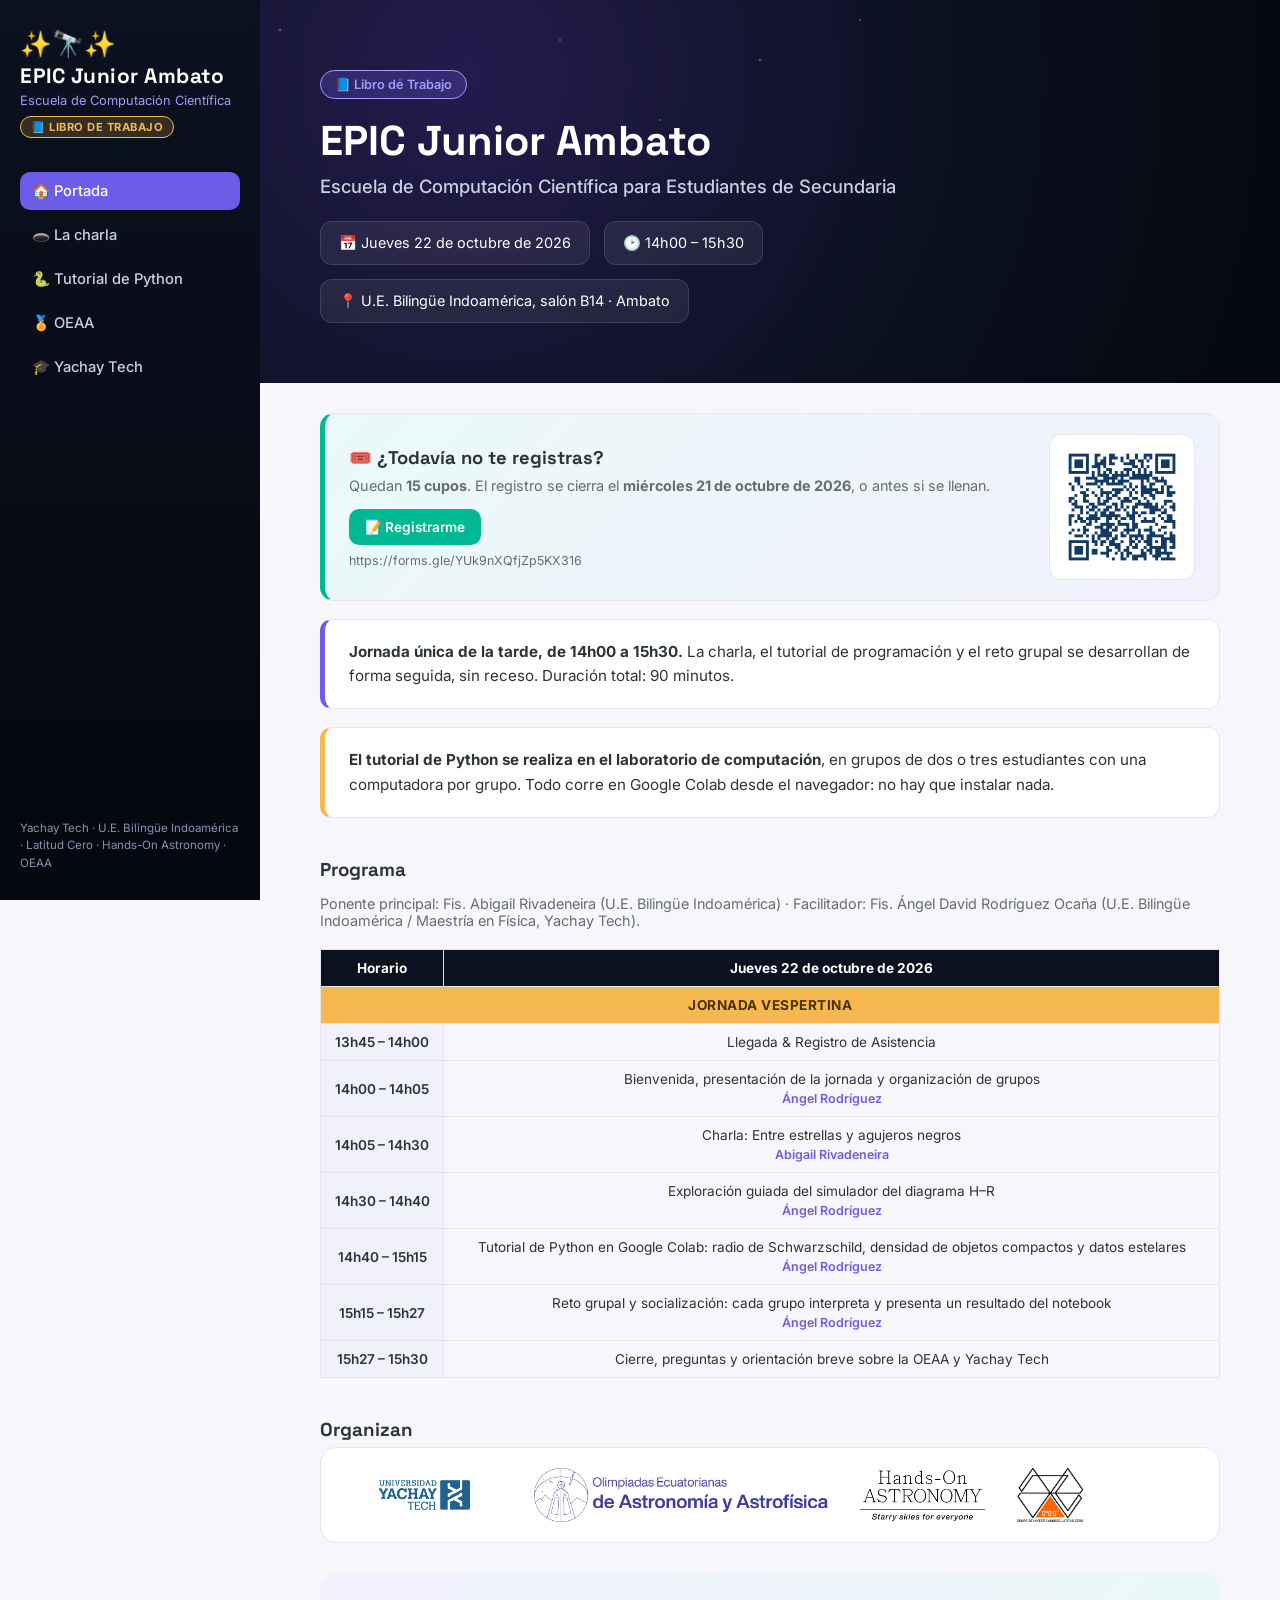
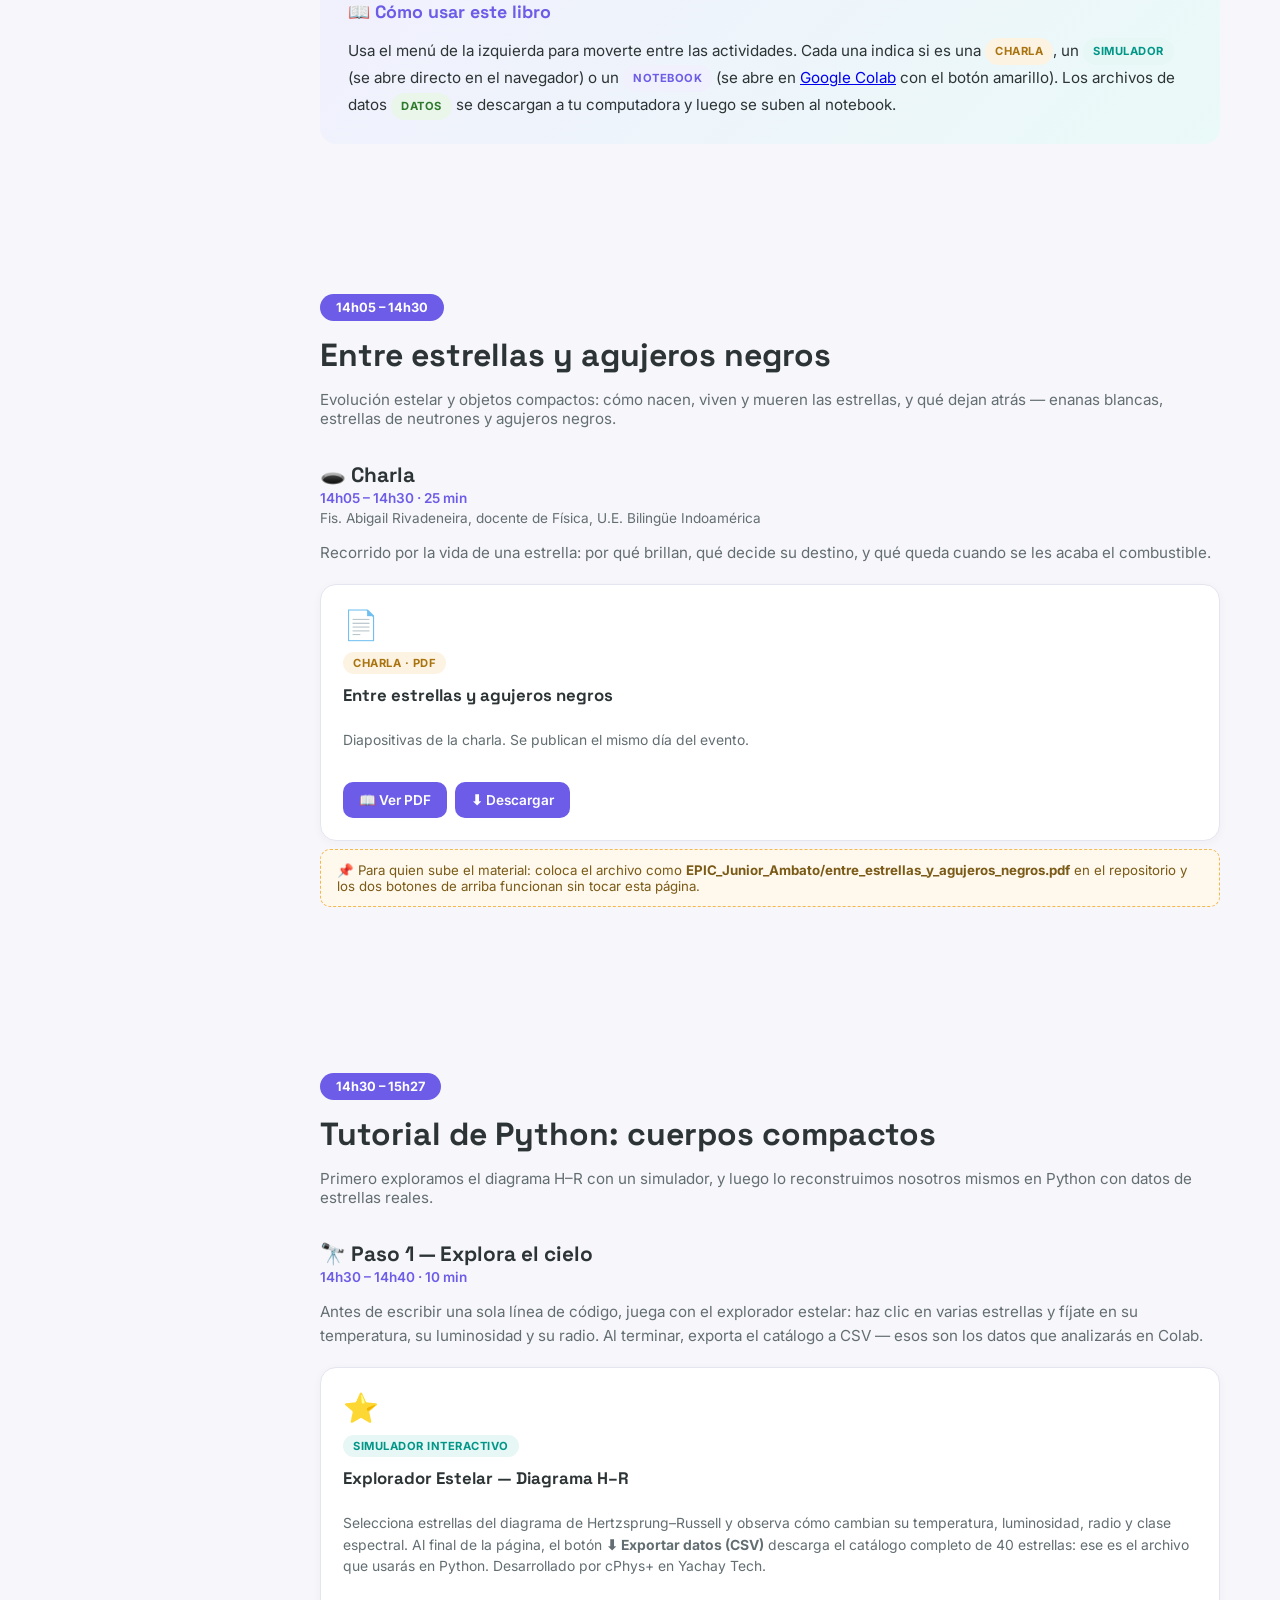
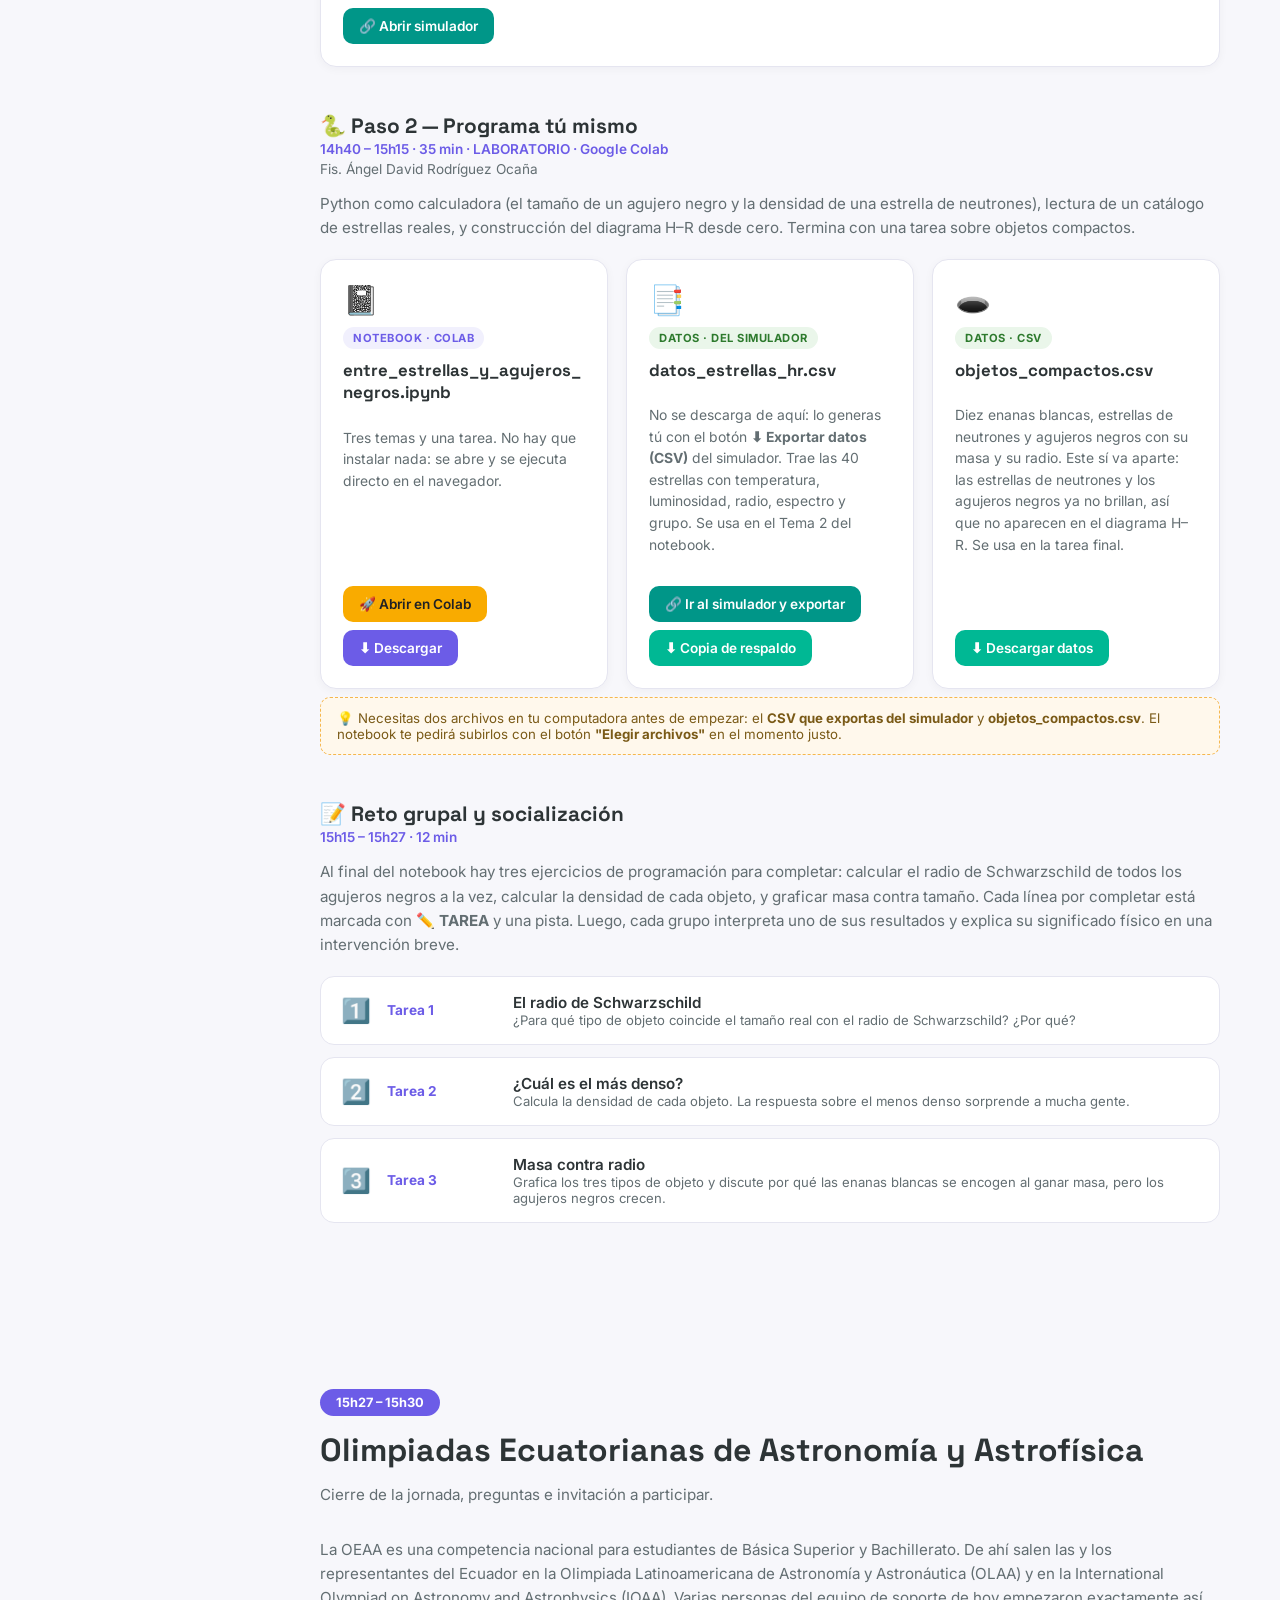
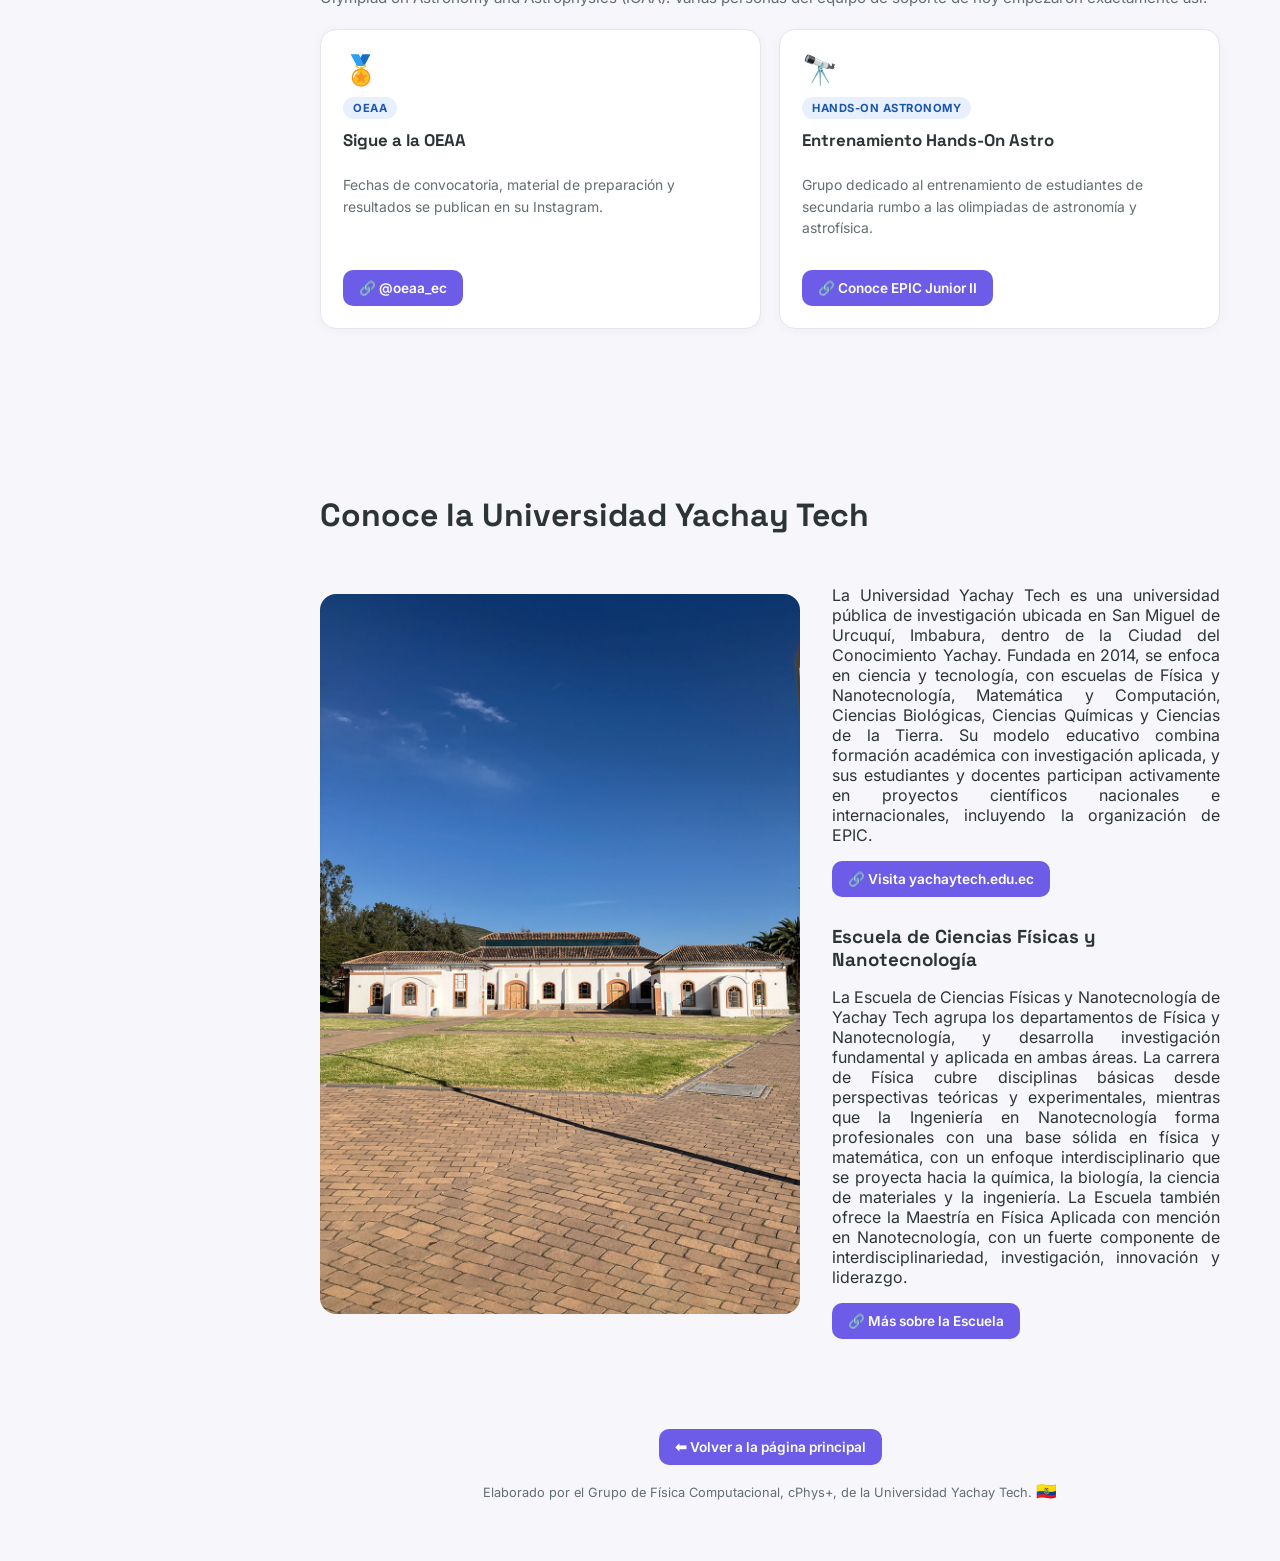
<file: libro_epic_junior_ii_ambato.html>
<!DOCTYPE html>
<html lang="es">
<head>
<meta charset="UTF-8">
<meta name="viewport" content="width=device-width, initial-scale=1.0">
<title>Libro de Trabajo · EPIC Junior Ambato</title>
<link rel="preconnect" href="https://fonts.googleapis.com">
<link href="https://fonts.googleapis.com/css2?family=Space+Grotesk:wght@500;600;700&family=Inter:wght@400;500;600;700&display=swap" rel="stylesheet">
<style>
    :root {
        --primary: #6c5ce7;
        --primary-light: #a29bfe;
        --accent: #009688;
        --gold: #f5b74e;
        --colab: #f9ab00;
        --navy: #0b1120;
        --navy-light: #141d33;
        --navy-card: #1a2540;
        --text: #2d3436;
        --muted: #636e72;
        --border: #e5e5f0;
        --success: #00b894;
        --danger: #e74c3c;
    }
    * { box-sizing: border-box; }
    html { scroll-behavior: smooth; }
    body {
        margin: 0;
        font-family: 'Inter', sans-serif;
        color: var(--text);
        background: #f7f7fb;
    }
    h1, h2, h3, h4 { font-family: 'Space Grotesk', sans-serif; margin: 0; }

    /* ---------- LAYOUT ---------- */
    .app { display: flex; min-height: 100vh; }

    .sidebar {
        width: 260px;
        flex-shrink: 0;
        background: linear-gradient(180deg, var(--navy) 0%, #05070f 100%);
        color: white;
        position: sticky;
        top: 0;
        height: 100vh;
        padding: 28px 20px;
        display: flex;
        flex-direction: column;
        gap: 24px;
        overflow-y: auto;
    }
    .sidebar .brand { display: flex; flex-direction: column; gap: 4px; }
    .sidebar .brand .stars { font-size: 1.6rem; }
    .sidebar .brand h1 { font-size: 1.3rem; letter-spacing: 0.5px; }
    .sidebar .brand span { color: var(--primary-light); font-size: 0.8rem; }
    .sidebar .brand .booktag {
        display: inline-block;
        margin-top: 4px;
        background: rgba(245,183,78,0.18);
        border: 1px solid var(--gold);
        color: var(--gold);
        font-size: 0.7rem;
        font-weight: 700;
        letter-spacing: 0.5px;
        text-transform: uppercase;
        padding: 3px 10px;
        border-radius: 999px;
        width: fit-content;
    }

    .nav { display: flex; flex-direction: column; gap: 6px; margin-top: 10px; }
    .nav a {
        display: flex;
        align-items: center;
        gap: 10px;
        color: #c8cfe0;
        text-decoration: none;
        padding: 10px 12px;
        border-radius: 10px;
        font-size: 0.92rem;
        font-weight: 500;
        transition: background 0.2s, color 0.2s;
    }
    .nav a:hover { background: rgba(255,255,255,0.06); color: white; }
    .nav a.active { background: var(--primary); color: white; }
    .nav .soon { opacity: 0.55; font-size: 0.75rem; margin-left: auto; }

    .sidebar-footer { margin-top: auto; font-size: 0.72rem; color: #8892b0; line-height: 1.5; }

    main { flex: 1; min-width: 0; }

    /* ---------- HERO / PORTADA ---------- */
    .hero {
        background: radial-gradient(circle at 20% 20%, #241b4d 0%, var(--navy) 55%, #05070f 100%);
        color: white;
        padding: 70px 60px 60px;
        position: relative;
        overflow: hidden;
    }
    .hero::before {
        content: "";
        position: absolute; inset: 0;
        background-image: radial-gradient(2px 2px at 20px 30px, white, transparent),
                           radial-gradient(2px 2px at 140px 80px, white, transparent),
                           radial-gradient(1.5px 1.5px at 300px 40px, white, transparent),
                           radial-gradient(1.5px 1.5px at 400px 120px, white, transparent),
                           radial-gradient(2px 2px at 500px 60px, white, transparent),
                           radial-gradient(1.5px 1.5px at 600px 20px, white, transparent);
        opacity: 0.4;
        pointer-events: none;
    }
    .hero-inner { position: relative; max-width: 780px; }
    .eyebrow {
        display: inline-block;
        background: rgba(108,92,231,0.25);
        border: 1px solid var(--primary-light);
        color: var(--primary-light);
        padding: 6px 14px;
        border-radius: 999px;
        font-size: 0.8rem;
        font-weight: 600;
        margin-bottom: 18px;
    }
    .hero h1 { font-size: 2.6rem; line-height: 1.15; margin-bottom: 10px; }
    .hero h2 { font-size: 1.15rem; font-weight: 500; color: #c8cfe0; margin-bottom: 20px; font-family: 'Inter', sans-serif; }
    .hero-meta { display: flex; flex-wrap: wrap; gap: 14px; margin-top: 24px; }
    .hero-meta div {
        background: rgba(255,255,255,0.07);
        border: 1px solid rgba(255,255,255,0.12);
        border-radius: 12px;
        padding: 12px 18px;
        font-size: 0.9rem;
        display: flex;
        align-items: center;
        gap: 8px;
    }

    .section { padding: 60px; max-width: 1050px; }
    .section-tight { padding-top: 30px; }

    .callout {
        background: white;
        border: 1px solid var(--border);
        border-left: 5px solid var(--primary);
        border-radius: 12px;
        padding: 20px 24px;
        margin-bottom: 18px;
        font-size: 0.95rem;
        line-height: 1.6;
    }
    .callout.warn { border-left-color: var(--gold); }
    .callout strong { color: var(--text); }

    /* ---------- CAJA DE REGISTRO ---------- */
    .registro {
        display: flex;
        flex-wrap: wrap;
        align-items: center;
        gap: 22px;
        background: linear-gradient(135deg, #eafaf8, #f1f0fd);
        border: 1px solid var(--border);
        border-left: 5px solid var(--success);
        border-radius: 14px;
        padding: 20px 24px;
        margin-bottom: 18px;
    }
    .registro-texto { flex: 1 1 320px; min-width: 0; }
    .registro-texto h3 { font-size: 1.15rem; margin-bottom: 6px; color: var(--text); }
    .registro-texto p { font-size: 0.9rem; color: var(--muted); line-height: 1.55; margin: 0 0 12px; }
    .registro-texto .registro-url {
        display: block;
        font-size: 0.78rem;
        color: var(--muted);
        margin-top: 8px;
        overflow-wrap: anywhere;
    }
    .btn-registro { background: var(--success); color: #fff; }
    .btn-registro:hover { background: #009874; }
    .registro-qr {
        flex: 0 0 auto;
        background: #fff;
        border: 1px solid var(--border);
        border-radius: 12px;
        padding: 10px;
        line-height: 0;
    }
    .registro-qr img { width: 124px; height: 124px; display: block; }
    @media (max-width: 560px) {
        .registro { justify-content: center; text-align: center; }
        .registro-texto { flex-basis: 100%; }
    }

    .how-to {
        background: linear-gradient(135deg, #f1f0fd, #eafaf8);
        border-radius: 16px;
        padding: 24px 28px;
        margin: 30px 0;
        font-size: 0.95rem;
        line-height: 1.7;
    }
    .how-to h3 { margin-bottom: 10px; color: var(--primary); }

    .team-heading { margin-top: 40px; margin-bottom: 4px; }
    .team-heading p { color: var(--muted); font-size: 0.9rem; margin-top: 4px; margin-bottom: 4px; }

    /* ---------- SCHEDULE TABLE ---------- */
    table.schedule { width: 100%; border-collapse: collapse; margin-top: 20px; font-size: 0.85rem; }
    table.schedule th, table.schedule td { border: 1px solid var(--border); padding: 10px; text-align: center; vertical-align: middle; }
    table.schedule thead th { background: var(--navy); color: white; }
    table.schedule .row-header { background: #f1f0fd; font-weight: 600; white-space: nowrap; }
    table.schedule .section-row td { background: var(--primary); color: white; font-weight: 700; letter-spacing: 0.5px; }
    table.schedule .section-row.vespertina td { background: var(--gold); color: #4a3300; }
    table.schedule .presenter { display: block; margin-top: 4px; font-size: 0.78rem; color: var(--primary); font-weight: 600; }
    table.schedule .maestrantes { color: #d35400; font-weight: 700; }
    table.schedule .empty-cell { color: var(--muted); font-style: italic; }

    .logo-strip {
        display: flex;
        flex-wrap: wrap;
        align-items: center;
        gap: 32px;
        background: white;
        border: 1px solid var(--border);
        border-radius: 16px;
        padding: 20px 26px;
        margin-top: 6px;
    }
    .logo-strip img { height: 54px; width: auto; object-fit: contain; }
    .orgs { display: flex; flex-wrap: wrap; gap: 10px; margin-top: 12px; }
    .orgs span {
        background: white;
        border: 1px solid var(--border);
        border-radius: 999px;
        padding: 6px 14px;
        font-size: 0.78rem;
        color: var(--muted);
    }

    /* ---------- DAY SECTIONS ---------- */
    .day-header { margin-bottom: 34px; }
    .day-badge {
        display: inline-block;
        background: var(--primary);
        color: white;
        padding: 6px 16px;
        border-radius: 999px;
        font-size: 0.8rem;
        font-weight: 700;
        margin-bottom: 14px;
    }
    .day-header h2 { font-size: 2rem; margin-bottom: 8px; }
    .day-header p { color: var(--muted); font-size: 0.95rem; }

    .block { margin-bottom: 46px; }
    .block h3 { font-size: 1.3rem; margin-bottom: 2px; color: var(--text); }
    .block .block-time { display: block; font-size: 0.85rem; color: var(--primary); font-weight: 600; margin-bottom: 4px; }
    .block .block-presenter { display: block; font-size: 0.85rem; color: var(--muted); margin-bottom: 14px; }
    .block > p.block-desc { color: var(--muted); margin-bottom: 18px; font-size: 0.95rem; line-height: 1.6; }

    .card-grid { display: grid; grid-template-columns: repeat(auto-fit, minmax(260px, 1fr)); gap: 18px; }
    .card-grid > * { min-width: 0; }
    .card {
        background: white;
        border: 1px solid var(--border);
        border-radius: 16px;
        padding: 22px;
        display: flex;
        flex-direction: column;
        gap: 10px;
        box-shadow: 0 2px 10px rgba(20,20,50,0.04);
        transition: transform 0.15s, box-shadow 0.15s;
    }
    .card:hover { transform: translateY(-3px); box-shadow: 0 10px 20px rgba(20,20,50,0.08); }
    .card-icon { font-size: 1.8rem; }
    .card h4 {
        font-size: 1.05rem;
        line-height: 1.35;
        /* los nombres de archivo son una sola palabra larga: hay que partirla */
        overflow-wrap: anywhere;
        word-break: break-word;
        min-width: 0;
    }
    .card p { font-size: 0.87rem; color: var(--muted); line-height: 1.55; flex-grow: 1; overflow-wrap: anywhere; }
    .tag {
        display: inline-block;
        font-size: 0.7rem;
        font-weight: 700;
        text-transform: uppercase;
        letter-spacing: 0.5px;
        padding: 4px 10px;
        border-radius: 999px;
        width: fit-content;
    }
    .tag.sim { background: #e6f7f5; color: var(--accent); }
    .tag.nb { background: #f1f0fd; color: var(--primary); }
    .tag.prep { background: #fdf3e3; color: #a9740f; }
    .tag.proj { background: #e8f0fe; color: #1a56b0; }
    .tag.data { background: #eaf6ea; color: #2d7a2d; }

    .proj-meta { font-size: 0.78rem !important; color: var(--muted); flex-grow: 0 !important; line-height: 1.5 !important; }
    .proj-meta strong { color: var(--text); }

    .card-actions { display: flex; flex-wrap: wrap; gap: 8px; margin-top: 6px; }

    .btn {
        display: inline-flex;
        align-items: center;
        justify-content: center;
        gap: 6px;
        padding: 10px 16px;
        border-radius: 10px;
        font-size: 0.85rem;
        font-weight: 600;
        text-decoration: none;
        transition: background 0.2s;
    }
    .btn-sim { background: var(--accent); color: white; }
    .btn-sim:hover { background: #00786a; }
    .btn-nb { background: var(--primary); color: white; }
    .btn-nb:hover { background: #5a4bcf; }
    .btn-colab { background: var(--colab); color: #202124; }
    .btn-colab:hover { background: #e09b00; }
    .btn-data { background: var(--success); color: white; }
    .btn-data:hover { background: #009874; }
    .btn-mystery { background: var(--danger); color: white; }
    .btn-mystery:hover { background: #c0392b; }

    .mini-note {
        background: #fff8ec;
        border: 1px dashed var(--gold);
        border-radius: 10px;
        padding: 12px 16px;
        font-size: 0.83rem;
        color: #7a5a17;
        margin-top: 8px;
    }

    .agenda-list { display: flex; flex-direction: column; gap: 12px; }
    .agenda-item {
        display: flex;
        align-items: center;
        gap: 16px;
        background: white;
        border: 1px solid var(--border);
        border-radius: 14px;
        padding: 16px 20px;
    }
    .agenda-item .agenda-icon { font-size: 1.5rem; }
    .agenda-item .agenda-time { font-weight: 700; color: var(--primary); font-size: 0.85rem; min-width: 110px; }
    .agenda-item .agenda-title { font-weight: 600; font-size: 0.95rem; }
    .agenda-item .agenda-presenter { font-size: 0.82rem; color: var(--muted); }

    /* ---------- SOON SECTIONS ---------- */
    .soon-card {
        background: white;
        border: 2px dashed var(--border);
        border-radius: 16px;
        padding: 40px;
        text-align: center;
        color: var(--muted);
    }
    .soon-card .big-icon { font-size: 2.4rem; margin-bottom: 10px; }
    .soon-card h3 { color: var(--text); margin-bottom: 8px; }

    footer.page-footer {
        text-align: center;
        color: var(--muted);
        font-size: 0.8rem;
        padding: 30px 60px 60px;
    }

    @media (max-width: 900px) {
        .app { flex-direction: column; }
        .sidebar {
            position: relative;
            height: auto;
            width: 100%;
            flex-direction: row;
            flex-wrap: wrap;
            align-items: center;
            padding: 16px 20px;
        }
        .sidebar .brand { flex: 1; }
        .nav { flex-direction: row; flex-wrap: wrap; margin-top: 0; }
        .sidebar-footer { display: none; }
        .hero { padding: 40px 24px; }
        .section { padding: 36px 24px; }
        footer.page-footer { padding: 20px 24px 40px; }
        table.schedule { font-size: 0.72rem; }
    }
</style>
</head>
<body>

<div class="app">
    <aside class="sidebar">
        <div class="brand">
            <div class="stars">✨🔭✨</div>
            <h1>EPIC Junior Ambato</h1>
            <span>Escuela de Computación Científica</span>
            <span class="booktag">📘 Libro de Trabajo</span>
        </div>
        <nav class="nav" id="nav">
            <a href="#portada">🏠 Portada</a>
            <a href="#charla">🕳️ La charla</a>
            <a href="#tutorial">🐍 Tutorial de Python</a>
            <a href="#oeaa">🏅 OEAA</a>
            <a href="#yachaytech">🎓 Yachay Tech</a>
        </nav>
        <div class="sidebar-footer">
            Yachay Tech · U.E. Bilingüe Indoamérica · Latitud Cero · Hands-On Astronomy · OEAA
        </div>
    </aside>

    <main>
        <section id="portada">
            <div class="hero">
                <div class="hero-inner">
                    <span class="eyebrow">📘 Libro de Trabajo</span>
                    <h1>EPIC Junior Ambato</h1>
                    <h2>Escuela de Computación Científica para Estudiantes de Secundaria</h2>
                    <div class="hero-meta">
                        <div>📅 Jueves 22 de octubre de 2026</div>
                        <div>🕑 14h00 – 15h30</div>
                        <div>📍 U.E. Bilingüe Indoamérica, salón B14 · Ambato</div>
                    </div>
                </div>
            </div>

            <div class="section section-tight">
                <div class="registro">
                    <div class="registro-texto">
                        <h3>🎟️ ¿Todavía no te registras?</h3>
                        <p>Quedan <strong>15 cupos</strong>. El registro se cierra el <strong>miércoles 21 de octubre de 2026</strong>, o antes si se llenan.</p>
                        <a class="btn btn-registro" href="https://forms.gle/YUk9nXQfjZp5KX316" target="_blank">📝 Registrarme</a>
                        <span class="registro-url">https://forms.gle/YUk9nXQfjZp5KX316</span>
                    </div>
                    <div class="registro-qr">
                        <img src="images/qr_registro_epic_jr_ambato.png" alt="Código QR del formulario de registro">
                    </div>
                </div>

                <div class="callout">
                    <strong>Jornada única de la tarde, de 14h00 a 15h30.</strong> La charla, el tutorial de programación y el reto grupal se desarrollan de forma seguida, sin receso. Duración total: 90 minutos.
                </div>
                <div class="callout warn">
                    <strong>El tutorial de Python se realiza en el laboratorio de computación</strong>, en grupos de dos o tres estudiantes con una computadora por grupo. Todo corre en Google Colab desde el navegador: no hay que instalar nada.
                </div>

                <h3 style="margin-top: 40px; margin-bottom: 4px;">Programa</h3>
                <p style="color: var(--muted); font-size: 0.9rem; margin-bottom: 4px;">Ponente principal: Fis. Abigail Rivadeneira (U.E. Bilingüe Indoamérica) · Facilitador: Fis. Ángel David Rodríguez Ocaña (U.E. Bilingüe Indoamérica / Maestría en Física, Yachay Tech).</p>

                <table class="schedule">
                    <thead>
                        <tr>
                            <th>Horario</th>
                            <th>Jueves 22 de octubre de 2026</th>
                        </tr>
                    </thead>
                    <tbody>
                        <tr class="section-row vespertina"><td colspan="2">JORNADA VESPERTINA</td></tr>

                        <tr>
                            <td class="row-header">13h45 – 14h00</td>
                            <td>Llegada &amp; Registro de Asistencia</td>
                        </tr>
                        <tr>
                            <td class="row-header">14h00 – 14h05</td>
                            <td>Bienvenida, presentación de la jornada y organización de grupos<span class="presenter">Ángel Rodríguez</span></td>
                        </tr>
                        <tr>
                            <td class="row-header">14h05 – 14h30</td>
                            <td>Charla: Entre estrellas y agujeros negros<span class="presenter">Abigail Rivadeneira</span></td>
                        </tr>
                        <tr>
                            <td class="row-header">14h30 – 14h40</td>
                            <td>Exploración guiada del simulador del diagrama H–R<span class="presenter">Ángel Rodríguez</span></td>
                        </tr>
                        <tr>
                            <td class="row-header">14h40 – 15h15</td>
                            <td>Tutorial de Python en Google Colab: radio de Schwarzschild, densidad de objetos compactos y datos estelares<span class="presenter">Ángel Rodríguez</span></td>
                        </tr>
                        <tr>
                            <td class="row-header">15h15 – 15h27</td>
                            <td>Reto grupal y socialización: cada grupo interpreta y presenta un resultado del notebook<span class="presenter">Ángel Rodríguez</span></td>
                        </tr>
                        <tr>
                            <td class="row-header">15h27 – 15h30</td>
                            <td>Cierre, preguntas y orientación breve sobre la OEAA y Yachay Tech</td>
                        </tr>
                    </tbody>
                </table>

                <div class="team-heading">
                    <h3>Organizan</h3>
                </div>
                <div class="logo-strip">
                    <img src="images/LOGOTIPO-YACHAY-TECH-UITEY-2023.png" alt="Universidad Yachay Tech">
                    <img src="images/logo_oeaa.png" alt="Olimpiadas Ecuatorianas de Astronomía y Astrofísica">
                    <img src="images/hoa.png" alt="Hands-On Astronomy">
                    <img src="images/logo_latitud_cero.png" alt="Grupo de Investigadores Latitud Cero">
                </div>

                <div class="how-to">
                    <h3>📖 Cómo usar este libro</h3>
                    Usa el menú de la izquierda para moverte entre las actividades. Cada una indica si es una <span class="tag prep" style="vertical-align:middle;">Charla</span>, un <span class="tag sim" style="vertical-align:middle;">Simulador</span> (se abre directo en el navegador) o un <span class="tag nb" style="vertical-align:middle;">Notebook</span> (se abre en <a href="https://colab.research.google.com" target="_blank">Google Colab</a> con el botón amarillo). Los archivos de datos <span class="tag data" style="vertical-align:middle;">Datos</span> se descargan a tu computadora y luego se suben al notebook.
                </div>
            </div>
        </section>

        <section id="charla">
            <div class="section">
                <div class="day-header">
                    <span class="day-badge">14h05 – 14h30</span>
                    <h2>Entre estrellas y agujeros negros</h2>
                    <p>Evolución estelar y objetos compactos: cómo nacen, viven y mueren las estrellas, y qué dejan atrás — enanas blancas, estrellas de neutrones y agujeros negros.</p>
                </div>

                <div class="block">
                    <h3>🕳️ Charla</h3>
                    <span class="block-time">14h05 – 14h30 · 25 min</span>
                    <span class="block-presenter">Fis. Abigail Rivadeneira, docente de Física, U.E. Bilingüe Indoamérica</span>
                    <p class="block-desc">Recorrido por la vida de una estrella: por qué brillan, qué decide su destino, y qué queda cuando se les acaba el combustible.</p>
                    <div class="card-grid">
                        <div class="card">
                            <div class="card-icon">📄</div>
                            <span class="tag prep">Charla · PDF</span>
                            <h4>Entre estrellas y agujeros negros</h4>
                            <p>Diapositivas de la charla. Se publican el mismo día del evento.</p>
                            <div class="card-actions">
                                <a class="btn btn-nb" href="https://github.com/ciencialatitud0/EPIC_6/blob/main/EPIC_Junior_Ambato/entre_estrellas_y_agujeros_negros.pdf" target="_blank">📖 Ver PDF</a>
                                <a class="btn btn-nb" href="https://github.com/ciencialatitud0/EPIC_6/raw/main/EPIC_Junior_Ambato/entre_estrellas_y_agujeros_negros.pdf" target="_blank">⬇ Descargar</a>
                            </div>
                        </div>
                    </div>
                    <div class="mini-note">
                        📌 Para quien sube el material: coloca el archivo como <strong>EPIC_Junior_Ambato/entre_estrellas_y_agujeros_negros.pdf</strong> en el repositorio y los dos botones de arriba funcionan sin tocar esta página.
                    </div>
                </div>
            </div>
        </section>

        <section id="tutorial">
            <div class="section">
                <div class="day-header">
                    <span class="day-badge">14h30 – 15h27</span>
                    <h2>Tutorial de Python: cuerpos compactos</h2>
                    <p>Primero exploramos el diagrama H–R con un simulador, y luego lo reconstruimos nosotros mismos en Python con datos de estrellas reales.</p>
                </div>

                <div class="block">
                    <h3>🔭 Paso 1 — Explora el cielo</h3>
                    <span class="block-time">14h30 – 14h40 · 10 min</span>
                    <p class="block-desc">Antes de escribir una sola línea de código, juega con el explorador estelar: haz clic en varias estrellas y fíjate en su temperatura, su luminosidad y su radio. Al terminar, exporta el catálogo a CSV — esos son los datos que analizarás en Colab.</p>
                    <div class="card-grid">
                        <div class="card">
                            <div class="card-icon">⭐</div>
                            <span class="tag sim">Simulador interactivo</span>
                            <h4>Explorador Estelar — Diagrama H–R</h4>
                            <p>Selecciona estrellas del diagrama de Hertzsprung–Russell y observa cómo cambian su temperatura, luminosidad, radio y clase espectral. Al final de la página, el botón <strong>⬇ Exportar datos (CSV)</strong> descarga el catálogo completo de 40 estrellas: ese es el archivo que usarás en Python. Desarrollado por cPhys+ en Yachay Tech.</p>
                            <div class="card-actions">
                                <a class="btn btn-sim" href="https://cphysplus.github.io/fisica-interactiva/Hertzsprung-Russell.html" target="_blank">🔗 Abrir simulador</a>
                            </div>
                        </div>
                    </div>
                </div>

                <div class="block">
                    <h3>🐍 Paso 2 — Programa tú mismo</h3>
                    <span class="block-time">14h40 – 15h15 · 35 min · LABORATORIO · Google Colab</span>
                    <span class="block-presenter">Fis. Ángel David Rodríguez Ocaña</span>
                    <p class="block-desc">Python como calculadora (el tamaño de un agujero negro y la densidad de una estrella de neutrones), lectura de un catálogo de estrellas reales, y construcción del diagrama H–R desde cero. Termina con una tarea sobre objetos compactos.</p>
                    <div class="card-grid">
                        <div class="card">
                            <div class="card-icon">📓</div>
                            <span class="tag nb">Notebook · Colab</span>
                            <h4>entre_<wbr>estrellas_<wbr>y_<wbr>agujeros_<wbr>negros.ipynb</h4>
                            <p>Tres temas y una tarea. No hay que instalar nada: se abre y se ejecuta directo en el navegador.</p>
                            <div class="card-actions">
                                <a class="btn btn-colab" href="https://colab.research.google.com/github/ciencialatitud0/EPIC_6/blob/main/EPIC_Junior_Ambato/entre_estrellas_y_agujeros_negros.ipynb" target="_blank">🚀 Abrir en Colab</a>
                                <a class="btn btn-nb" href="https://github.com/ciencialatitud0/EPIC_6/blob/main/EPIC_Junior_Ambato/entre_estrellas_y_agujeros_negros.ipynb" target="_blank">⬇ Descargar</a>
                            </div>
                        </div>
                        <div class="card">
                            <div class="card-icon">📑</div>
                            <span class="tag data">Datos · del simulador</span>
                            <h4>datos_estrellas_hr.csv</h4>
                            <p>No se descarga de aquí: lo generas tú con el botón <strong>⬇ Exportar datos (CSV)</strong> del simulador. Trae las 40 estrellas con temperatura, luminosidad, radio, espectro y grupo. Se usa en el Tema 2 del notebook.</p>
                            <div class="card-actions">
                                <a class="btn btn-sim" href="https://cphysplus.github.io/fisica-interactiva/Hertzsprung-Russell.html" target="_blank">🔗 Ir al simulador y exportar</a>
                                <a class="btn btn-data" href="EPIC_Junior_Ambato/estrellas_hr.csv" download>⬇ Copia de respaldo</a>
                            </div>
                        </div>
                        <div class="card">
                            <div class="card-icon">🕳️</div>
                            <span class="tag data">Datos · CSV</span>
                            <h4>objetos_compactos.csv</h4>
                            <p>Diez enanas blancas, estrellas de neutrones y agujeros negros con su masa y su radio. Este sí va aparte: las estrellas de neutrones y los agujeros negros ya no brillan, así que no aparecen en el diagrama H–R. Se usa en la tarea final.</p>
                            <div class="card-actions">
                                <a class="btn btn-data" href="EPIC_Junior_Ambato/objetos_compactos.csv" download>⬇ Descargar datos</a>
                            </div>
                        </div>
                    </div>
                    <div class="mini-note">
                        💡 Necesitas dos archivos en tu computadora antes de empezar: el <strong>CSV que exportas del simulador</strong> y <strong>objetos_compactos.csv</strong>. El notebook te pedirá subirlos con el botón <strong>"Elegir archivos"</strong> en el momento justo.
                    </div>
                </div>

                <div class="block">
                    <h3>📝 Reto grupal y socialización</h3>
                    <span class="block-time">15h15 – 15h27 · 12 min</span>
                    <p class="block-desc">Al final del notebook hay tres ejercicios de programación para completar: calcular el radio de Schwarzschild de todos los agujeros negros a la vez, calcular la densidad de cada objeto, y graficar masa contra tamaño. Cada línea por completar está marcada con <strong>✏️ TAREA</strong> y una pista. Luego, cada grupo interpreta uno de sus resultados y explica su significado físico en una intervención breve.</p>
                    <div class="agenda-list">
                        <div class="agenda-item">
                            <div class="agenda-icon">1️⃣</div>
                            <div class="agenda-time">Tarea 1</div>
                            <div>
                                <div class="agenda-title">El radio de Schwarzschild</div>
                                <div class="agenda-presenter">¿Para qué tipo de objeto coincide el tamaño real con el radio de Schwarzschild? ¿Por qué?</div>
                            </div>
                        </div>
                        <div class="agenda-item">
                            <div class="agenda-icon">2️⃣</div>
                            <div class="agenda-time">Tarea 2</div>
                            <div>
                                <div class="agenda-title">¿Cuál es el más denso?</div>
                                <div class="agenda-presenter">Calcula la densidad de cada objeto. La respuesta sobre el menos denso sorprende a mucha gente.</div>
                            </div>
                        </div>
                        <div class="agenda-item">
                            <div class="agenda-icon">3️⃣</div>
                            <div class="agenda-time">Tarea 3</div>
                            <div>
                                <div class="agenda-title">Masa contra radio</div>
                                <div class="agenda-presenter">Grafica los tres tipos de objeto y discute por qué las enanas blancas se encogen al ganar masa, pero los agujeros negros crecen.</div>
                            </div>
                        </div>
                    </div>
                </div>
            </div>
        </section>

        <section id="oeaa">
            <div class="section">
                <div class="day-header">
                    <span class="day-badge">15h27 – 15h30</span>
                    <h2>Olimpiadas Ecuatorianas de Astronomía y Astrofísica</h2>
                    <p>Cierre de la jornada, preguntas e invitación a participar.</p>
                </div>

                <div class="block">
                    <p class="block-desc">La OEAA es una competencia nacional para estudiantes de Básica Superior y Bachillerato. De ahí salen las y los representantes del Ecuador en la Olimpiada Latinoamericana de Astronomía y Astronáutica (OLAA) y en la International Olympiad on Astronomy and Astrophysics (IOAA). Varias personas del equipo de soporte de hoy empezaron exactamente así.</p>
                    <div class="card-grid">
                        <div class="card">
                            <div class="card-icon">🏅</div>
                            <span class="tag proj">OEAA</span>
                            <h4>Sigue a la OEAA</h4>
                            <p>Fechas de convocatoria, material de preparación y resultados se publican en su Instagram.</p>
                            <div class="card-actions">
                                <a class="btn btn-nb" href="https://www.instagram.com/oeaa_ec?igsh=OHJkNGdtM2ttZTNj" target="_blank">🔗 @oeaa_ec</a>
                            </div>
                        </div>
                        <div class="card">
                            <div class="card-icon">🔭</div>
                            <span class="tag proj">Hands-On Astronomy</span>
                            <h4>Entrenamiento Hands-On Astro</h4>
                            <p>Grupo dedicado al entrenamiento de estudiantes de secundaria rumbo a las olimpiadas de astronomía y astrofísica.</p>
                            <div class="card-actions">
                                <a class="btn btn-nb" href="https://ciencialatitud0.github.io/EPIC_6/EPIC_JR.html" target="_blank">🔗 Conoce EPIC Junior II</a>
                            </div>
                        </div>
                    </div>
                </div>
            </div>
        </section>

        <section id="yachaytech">
            <div class="section">
                <div class="day-header">
                    <h2>Conoce la Universidad Yachay Tech</h2>
                </div>
                <div style="display:flex; flex-wrap:wrap; gap:32px; align-items:center;">
                    <img src="images/yachay_tech_campus.jpg" alt="Campus de la Universidad Yachay Tech" style="flex:1 1 380px; max-width:480px; width:100%; border-radius:16px; object-fit:cover;">
                    <div style="flex:1 1 380px;">
                        <p class="block-desc" style="text-align: justify;">
                            La Universidad Yachay Tech es una universidad pública de investigación ubicada en San Miguel de Urcuquí, Imbabura, dentro de la Ciudad del Conocimiento Yachay. Fundada en 2014, se enfoca en ciencia y tecnología, con escuelas de Física y Nanotecnología, Matemática y Computación, Ciencias Biológicas, Ciencias Químicas y Ciencias de la Tierra. Su modelo educativo combina formación académica con investigación aplicada, y sus estudiantes y docentes participan activamente en proyectos científicos nacionales e internacionales, incluyendo la organización de EPIC.
                        </p>
                        <a class="btn btn-nb" href="https://yachaytech.edu.ec" target="_blank">🔗 Visita yachaytech.edu.ec</a>

                        <h3 style="margin-top: 28px;">Escuela de Ciencias Físicas y Nanotecnología</h3>
                        <p class="block-desc" style="text-align: justify;">
                            La Escuela de Ciencias Físicas y Nanotecnología de Yachay Tech agrupa los departamentos de Física y Nanotecnología, y desarrolla investigación fundamental y aplicada en ambas áreas. La carrera de Física cubre disciplinas básicas desde perspectivas teóricas y experimentales, mientras que la Ingeniería en Nanotecnología forma profesionales con una base sólida en física y matemática, con un enfoque interdisciplinario que se proyecta hacia la química, la biología, la ciencia de materiales y la ingeniería. La Escuela también ofrece la Maestría en Física Aplicada con mención en Nanotecnología, con un fuerte componente de interdisciplinariedad, investigación, innovación y liderazgo.
                        </p>
                        <a class="btn btn-nb" href="https://yachaytech.edu.ec/en/escuela-de-ciencias-fisicas-y-nanotecnologia/" target="_blank">🔗 Más sobre la Escuela</a>
                    </div>
                </div>
            </div>
        </section>

        <footer class="page-footer">
            <a class="btn btn-nb" href="https://ciencialatitud0.github.io/EPIC_6/EPIC_JR_Ambato.html" style="margin-bottom: 16px;">⬅ Volver a la página principal</a>
            <div>Elaborado por el Grupo de Física Computacional, cPhys+, de la Universidad Yachay Tech. <span style="font-size:1.3em;">🇪🇨</span></div>
        </footer>
    </main>
</div>

<script>
    const links = document.querySelectorAll('.nav a');
    const sections = Array.from(links).map(a => document.querySelector(a.getAttribute('href')));

    const observer = new IntersectionObserver((entries) => {
        entries.forEach(entry => {
            if (entry.isIntersecting) {
                const id = '#' + entry.target.id;
                links.forEach(a => a.classList.toggle('active', a.getAttribute('href') === id));
            }
        });
    }, { rootMargin: '-40% 0px -55% 0px', threshold: 0 });

    sections.forEach(sec => { if (sec) observer.observe(sec); });
</script>

</body>
</html>
</file>
<file: css/styles.css>
/*
Theme Name: Free-Portfolio-HTML5-Responsive-Website-Sam
Author URI: http://webthemez.com/ 
*/
@import url(http://fonts.googleapis.com/css?family=Open+Sans:400,600,700);
* {
	margin: 0;
	padding: 0;
	font-family: 'Open Sans', sans-serif;
}
body {
	font-size: 14px;
	font-family: 'Open Sans', sans-serif;
	-webkit-font-smoothing: antialiased;
	background: #fff;
}
::selection {
	color: #fff;
	background: #5887FF;
}

::-moz-selection {
 color: #fff;
 background: #5887FF;
}
p {
	color: #858585;
	line-height: 22px;
	font-size: 15px;
}
.white {
	background: #fff;
}
.pDark p {
	color: #6D6D6D;
}
.pDark h3 {
	color: #BEBEBE;
}
.btn, .form-control, .team-socials i {
	border-radius: 0px !important;
}
.button-outline {
	-webkit-font-smoothing: antialiased;
	display: inline-block;
	vertical-align: middle;
	zoom: 1;
	color: #fff;
	padding: 10px 25px;
	border: 2px solid #fff;
	border-radius: 0px;
	font-size: 16px;
	font-weight: 400;
	background: rgba(255,255,255,0.15);
}
.button-outline:hover {
	color: #fff;
	background: rgba(255,255,255,0.35);
}
a {
	color: #5887FF;
	text-decoration: none;
	text-shadow: none;
	-webkit-transition: all 0.2s linear;
	-moz-transition: all 0.2s linear;
	-ms-transition: all 0.2s linear;
	-o-transition: all 0.2s linear;
	transition: all 0.2s linear;
}
a:hover {
	color: #DF3927;
	text-decoration: none;
}
.btn {
	border: 0px;
	border-radius: 0px;
}
.btn:hover {
	background: #DF6B00;
}
.btn-primary {
	background: #5887FF;
}
.form-control {
	border-radius: 0px;
}
.mrgn30 {
	margin: 30px 0;
}
.copyright {
	color: #6D6D6D;
	background: #000;
	padding: 20px 0;
	line-height: 34px;
}
#top {
	position: relative;
}
.topHome {
	position: fixed;
	bottom: 20px;
	right: 20px;
	z-index: 5;
	background: #5887FF;
}
.topHome .fa-2x {
	font-size: 20px;
	color: #fff;
	margin: 4px;
}
h2 {
	font-size: 40px;
	margin: 0;
	padding-bottom: 16px;
	font-variant: small-caps;
}
/* Header 
----------------------------------------------*/
.header {
	position: fixed;
	width: 100%;
	background: transpreant;
	z-index: 50;
	border-radius: 0;
	top: 0px;
}
.navbar-inverse .navbar-toggle {
	border-color: #5887FF;
	background-color: #5887FF;
}
.header .navbar {
	margin: 0;
	background: transparent !important;
}
.navbar-inverse .navbar-toggle .icon-bar {
/*background-color: #5887FF;*/;
}
.navbar-inverse .navbar-toggle:hover, .navbar-inverse .navbar-toggle:focus {
	background: #5887FF;
}
.navbar-inverse .navbar-nav > li > a:hover, .navbar-inverse .navbar-nav > li > a:focus {
	color: #fff;
}
.navbar-inverse .navbar-toggle:hover .icon-bar {
	background: #fff;
}
.navbar-inverse .navbar-nav > li > a {
	color: #fff;
}
.navbar-inverse .navbar-nav > li > a:hover, .navbar-inverse .navbar-nav > li > a:focus {
	color: #FFFFFF;
}
.navbar-inverse .navbar-nav > .active > a, .navbar-inverse .navbar-nav > .active > a:hover, .navbar-inverse .navbar-nav > .active > a:focus {
	color: #5887FF;
	background: none;
}
.navbar-toggle {
}
.addBg {
background: #000 !important;
-webkit-box-shadow: 0px 3px 4px 0px rgba(50, 50, 50, 0.38);
-moz-box-shadow: 0px 3px 4px 0px rgba(50, 50, 50, 0.38);
box-shadow: 0px 3px 4px 0px rgba(50, 50, 50, 0.38);
}
/*.carousel-inner*/
#myCarousel {
	margin-top: 50px;
	border-bottom: 4px solid #5887FF;
}
.carousel-inner > .item {
}
.carousel-caption {
	padding: 0px;
	bottom: 40%;
	display: block;
	height: 80px;
}
.carousel-caption h1 {
	font-size: 45px;
	padding: 10px 15px;
	background: rgba(128, 180, 33, 0.80);
	color: #FFFFFF;
	text-shadow: none;
	font-weight: bold;
	display: inline-block;
}
.carousel-caption h3 {
	font-size: 30px;
	color: #1C4604;
	font-weight: bold;
	text-shadow: #fff 1px 1px 1px;
}
.actionPanel {
	padding: 25px 0;
	background: #5887FF;
}
.actionPanel h3 {
	margin: 0px;
}
.circle {
	background: #5887FF;
	height: 60px;
	width: 60px;
	border-radius: 35px;
	color: #fff;
	line-height: 60px !important;
}
/*----Nav ----*/
.header .navbar-brand {
	float: left;
	padding: 16px 15px;
	line-height: 18px;
	height: 50px;
	/*color:#5887FF;*/;
}
.navbar-brand b {
	color: #fff;
	font-family: 'Pacifico', cursive;
	font-weight: 400;
}
.logo {
	font-size: 2.2em;
	text-shadow: none;
	margin: 8px 0 0 0;
}
.logo:hover {
	color: #5A5A5A;
}
.header .navbar {
	margin: 0;
	background: #fff;
	border: 0;
}
 
.navbar-inverse .navbar-nav > li > a {
	font-size: 1.2em;
	line-height: normal;
	margin: 17px;
	padding: 6px 10px !important;
	border-radius: 0px;
}
.navbar-inverse .navbar-nav > .active > a, .navbar-inverse .navbar-nav > .active > a:hover, .navbar-inverse .navbar-nav > .active > a:focus {
	color: #fff;
	background: none;
	border-bottom:2px solid #5887FF;
	border-radius: 0px;
}
.navbar-nav > li:hover > a {
	color: #fff;
}
.header .navbar-nav > li > a {
	padding: 25px 18px;
	text-transform: uppercase;
}
.page-section {
	width: 100%;
	height: auto;
	padding: 30px 0;
}
.noPadd {
	padding: 0;
}
.page-section h1 {
	font-size: 3.5em;
	margin: 90px 0 30px;
	line-height: 1.2em;
}
.page-section h1 span {
	font-weight: 200;
}
.page-section h2 {
	color: #000;
}
.page-section p {
	font-size: 1.1em;
	line-height: 1.6em;
}
.darkBg {
	background: rgb(44, 44, 44);
}
.darkBg .fa {
	color: #5887FF;
}
/*--- Banner ----*/
.banner-container {
	width: 100%;
	position: relative;
	padding: 0px;
	box-shadow: 0px 0px 1px rgba(0,0,0,0.4);
	/*background: url("../images/banner-bg.jpg") no-repeat;*/
	background-size: 100% 100%;
	background-size: cover;
	position: relative;
}
.banner-container > img {
	width: 100%;
	
}
.banner-content {
	position: absolute;
	z-index: 3;
	top: 0px;
	left: 0px;
	right: 0px;
}
.banner-content h2 {
	color: #fff;
	font-size: 3.5em;
	margin: 2% 0 30px;
	line-height: 1.2em;
}
.banner-content p {
	font-size: 1.6em;
	font-weight: normal;
	font-style: normal;
	color: #fff;
}
.banner-content header {
color: #fff;
padding-top: 20%;
}
.banner-content .btn {
text-align:center;
}
.banner-content .social-icons{
 text-align:center; 
 margin-top:20px;
}
.banner-content .social-icons a{
text-align: center;
border: 1px solid #fff;
border-radius: 90px !important;
height: 52px;
line-height: 60px;
padding: 0px;
width: 52px;
display: inline-block;
color:#fff;
margin:0 6px;
}
.banner-content .social-icons a i{
font-size:26px;
}
.banner-content .social-icons a:hover {
background:#5887FF;
color:#fff;
border: 1px solid #5887FF;
}
.banner-content .hireMe:hover{
background:#5887FF;
color:#fff;
}
.banner-content .hireMe{
background: #fff;
clear: right;
margin: 0 auto;
display: block;
text-align: center;
width: 90px;
color:#000;
padding:8px 5px;
margin-top:25px;
}
.banner-content header  h1{
 text-align:center;
 margin: 0;
padding: 0;
font-size: 4.5em;
font-weight: 700;
letter-spacing: .1em;
line-height: 1em;
text-transform: uppercase;
}
.banner-content header p{
 text-align:center;
 font-size: 2em;
margin-bottom: 5px;
padding: 0 8px;
letter-spacing: .1em;
line-height: 3em;
text-transform: uppercase;
}
.centered {
margin-left: auto;
margin-right: auto;
float: none;
}
.heroText {
	margin-top: 20%;
}
.heroText h2 {
	border: none;
	color: #FFF;
	text-transform: uppercase;
	line-height: 50px;
	padding-bottom: 0;
	font-size: 45px;
	margin-bottom: 35px;
	font-weight: bold;
}
.heroText h2 span {
	border: none;
	color: #FFF;
	text-transform: uppercase;
	line-height: 50px;
	padding-bottom: 0;
	font-size: 45px;
	margin-bottom: 35px;
	font-weight: normal;
}
.caption {
	border-bottom: 1px solid #7a7a7a;
	border-top: 1px solid #7a7a7a;
	color: #aeaeae;
	padding: 15px 0;
	letter-spacing: 1px;
	text-transform: uppercase;
	font-size: 16px;
}
.heading {
	padding: 3px 10px;
	padding-bottom: 15px;
	margin-bottom: 30px;
	display: block;
}
.pdingBtm30 {
	padding-bottom: 30px;
}
.da-arrows span:after {
	width: 25px;
	height: 24px;
}
.da-arrows span {
	position: absolute;
	top: 50%;
	height: 34px;
	width: 34px;
	border-radius: 60px;
	background: none;
}
.da-dots span {
	display: inline-block;
	position: relative;
	width: 16px;
	height: 16px;
	border-radius: 0px;
	background: rgba(255, 255, 255, 0.13);
	margin: 3px;
	cursor: pointer;
	box-shadow: 1px 1px 1px rgba(0,0,0,0.6) inset, 1px 1px 1px rgba(255,255,255,0.1);
	border: 2px solid rgba(255, 255, 255, 0.6);
}
.secPad {
	padding: 60px 0;
}
/*Intro Content*/
#introText {
	padding: 50px 0;
	background: #000;
}
#introText h1 {
	font-size: 40px;
	margin: 0;
	padding-bottom: 16px;
	font-variant: small-caps;
	color: #fff;
}
#introText p {
	color: #AEAEAE;
	font-size: 16px;
}
#aboutUs{
padding:60px 0;	
	}
#aboutUs .txtHead {
	background: #fff;
	padding: 20px 10px;
}
#aboutUs .txtHead .fa {
	font-size: 58px;
	color: #5E5E5E;
}
.tileBox img{
overflow:hidden;
border-radius:120px;
width:300px;
box-shadow: 12px 0px 0px 12px rgba(13, 113, 165, 0.2), -12px 0px 0px 12px rgba(109, 139, 232, 0.2);
}
.tileBox p { 
	font-size: 15px;
	color: #777777;
	padding: 20px;
	margin: 0px;
}
/*parlex*/
.bg-parlex {
	padding-top: 0px;
	background-image: url('../images/banner-bg.jpg');
	background-size: cover;
	background-repeat: no-repeat;
	background-attachment: fixed;
}
.parlex-back { 
	padding: 60px 20px;
	background-color: rgba(0, 0, 0, 0.37);
	color: #FDFDFD !important;
}
.parlex-back h2{
	margin:0 20px;
}
/*Skills*/
.skilltitle {
	text-align: right;
	font-weight: 600;
	padding-right: 0px;
}
.progress {
	border-radius: 0px;
	height: 10px;
	margin-top: 5px;
	background-color: #D6D6D6;
}
.progress .progress-bar {
	background-color: rgb(0, 187, 255) rgb(0, 187, 255) transparent transparent;
}
/*Skills*/
.chart {
	position: relative;
	display: inline-block;
	width: 154px;
	height: 154px;
	text-align: center;
	border-radius: 50%;
	background-color: #FFF;
}
.diagram { 
	margin: 2em 2em 2em 0;
	float: left;
}
.chart-text {
	margin-top: 106px;
}
.skillContainer{
	margin-bottom: 50px;	
	}
.skillBox { 
min-height:200px;
}
.container-sub {
	width: 100%;
	position: relative;
	margin: 0 auto;
}
.percent {
	display: inline-block;
	line-height: 110px;
	z-index: 2;
	font-size: 40px;
	font-family: 'Oswald', sans-serif;
	font-weight: 400;
	letter-spacing: -1px;
	margin: 21px 0 0 0;
	color: #ffb400;
}
.percent:after {
	content: '%';
	margin-left: 0.1em;
	font-family: 'Oswald', sans-serif;
	font-weight: 100;
}
.chart canvas {
	position: absolute;
	top: 0;
	left: 0;
}
.chart-text h4 { 
	font-size: 23px;
}
/*Experience*/
#experience{
	background: #F8F8F8;
}
.experience-details .col-md-6{
	margin-bottom: 40px;
} 
.experience-details h4 {
	margin: 4px 0px 2px;
	font-size: 20px;
}
.experience-details h5 {
	margin: 3px 0px;
	font-size: 14px;
}
.experience-details .icon-block {
	float: left;
	margin-right: 20px;
}
.experience-details .icon-block i {
	font-size: 60px;
	color: #5887FF;
	margin: 8px 0 0;
}
.experience-details span {
	font-size: 14px;
	color: #000;
}
.exp-wrapper {
background: #FFF;
margin: 20px 10px;
text-align: center;
padding: 30px 20px;
-webkit-border-radius: 5px;
-webkit-background-clip: padding-box;
-moz-border-radius: 5px;
-moz-background-clip: padding;
border-radius: 5px;
background-clip: padding-box;
-webkit-box-shadow: 0 0 3px #999;
-moz-box-shadow: 0 0 3px #999;
box-shadow: 0 0 3px #999;
color: 0 0 3px #999;
}
.exp-wrapper h3 {
font-size: 1.2em;
margin: 10px 0 !important;
}
.progress-bar {
	background-color: #5887FF;
}
/* Services
    -------------------------------------------------*/
.grid .text-content {
	padding-left: 35%;
}
.grid .text-content {
	display: block;
	padding-left: 19%;
	padding-right: 8%;
}
.grid .grid-item {
}
.grid .text-content h5 {
	font-weight: bold;
}
.grid .grid-item .item-content {
	display: block;
	outline: none;
	text-decoration: none;
	padding: 20px 0;
}
.item-content .fa {
	position: absolute;
	color: #646464;
	font-size: 4.5em;
	top: 36px;
}
/* Team
    ---------------------------------------------------*/
.team-member {
	margin-bottom: 15px;
}
.member-img {
	overflow: hidden;
}
.team-member .member-img img {
	max-width: 250px;
	margin: 0 auto;
	border: 1px solid #5887FF;
}
.team-member h4 {
	font-size: 19px;
	line-height: 32px;
	margin: 10px 0 0 15px;
	text-align: center;
}
.team-member .pos {
	display: block;
	margin: 0 0 0 15px;
	text-align: center;
}
.team-member .contact a {
	padding: 0 8px;
}
.descrition {
	min-height: 90px;
	/*text-align: center;*/
    /*border-bottom: 1px solid #dadde2;*/
	padding: 5px 15px;
}
.team-member {
	padding-top: 5px;
}
.team-socials {
	margin: 15px 0;
	display: block;
	text-align: center;
}
.team-socials i {
	width: 42px;
	height: 42px;
	line-height: 42px;
	background: transparent;
	border: 2px solid #E7EBEF;
	margin: 0px 5px 0px 0px;
	position: relative;
	display: inline-block;
	text-align: center;
	font-size: 18px;
}
/* ------- */
.parlex-back h2{font-size:32px !important;}
.isotopeWrapper article {
	margin-bottom: 30px;
}
#portfolio {
	background: #000;
}
#portfolio img {
	width: 100%;
}
#portfolio article p {
	margin-bottom: 1.45em;
	/*set next row on the baseline*/;
}
#portfolio p{
color:#000;
}
nav#filter {
	margin-bottom: 1.5em;
}
nav#filter li {
	display: inline-block;
	margin: 0 0 0 5px;
}
nav#filter a {
	padding: 4px 12px;
	line-height: 20px;
	text-decoration: none;
	background:#fff;
	color:#737373;
}
a.current {
	color: #5887FF !important; 
}
.portfolio-items article img {
	width: 100%;
}
.portfolio-item {
	display: block;
	position: relative;
	-webkit-transition: all 0.2s ease-in-out;
	-moz-transition: all 0.2s ease-in-out;
	-o-transition: all 0.2s ease-in-out;
	transition: all 0.2s ease-in-out;
}
.portfolio-item img {
	-webkit-transition: all 300ms linear;
	-moz-transition: all 300ms linear;
	-o-transition: all 300ms linear;
	-ms-transition: all 300ms linear;
	transition: all 300ms linear;
}
.portfolio-item .portfolio-desc {
	display: block;
	opacity: 0;
	position: absolute;
	width: 100%;
	left: 0;
	top: 0;
	color: rgba(220, 220, 220);
}
.fancybox-overlay {
	background: rgba(0, 0, 0, 0.64);
}
.portfolio-item:hover .portfolio-desc {
	padding-top: 20%;
	height: 100%;
	transition: all 200ms ease-in-out 0s;
	opacity: 1;
	background: rgba(61, 61, 61, 0.67);
}
.portfolio-item .portfolio-desc a {
	color: #fff;
	text-align: center;
	display: block;
}
.portfolio-item .portfolio-desc a:hover {
	/*text-shadow: 2px 2px 1px rgba(0, 0, 0, 0.7);*/
	text-decoration: none;
}
.portfolio-item .portfolio-desc .folio-info {
	top: -20px;
	padding: 30px;
	height: 0;
	opacity: 0;
	position: relative;
}
.portfolio-item:hover .folio-info {
	height: 100%;
	opacity: 1;
	transition: all 500ms ease-in-out 0s;
	top: 5px;
}
.portfolio-item .portfolio-desc .folio-info h5 {
	text-transform: uppercase;
	text-align: center;
	font-weight: bold;
	font-size: 1.4em;
}
.portfolio-item .portfolio-desc .folio-info p {
	color: #ffffff;
	font-size: 12px;
}
.page-section.intro {
	min-height: 600px;
}
.btn {
	font-weight: 200;
}
.btn-dark {
	background: #444;
	color: #fff;
}
.btn-dark:hover {
	background: #000;
	color: #fff;
}
.back-to-top {
	display: inline-block;
	clear: both;
	background: #fff;
	color: #333;
	padding: 0 10px 5px;
	margin: 20px 0 0;
	text-shadow: none;
}
.back-to-top:hover {
	background: #333;
	color: #fff;
	text-decoration: none;
}
hr {
	border-color: #ddd;
}
body {
	margin: 0;
	font-family: Arial, sans-serif;
}
#navigation {
	position: fixed;
	top: 0;
	right: 0;
	margin: 0;
	padding: 0;
	width: 200px;
	background: #ffffff;
	box-shadow: 0 10px 10px -10px #000000;
}
#navigation > li {
	margin: 0;
	padding: 0;
	list-style: none;
}
#navigation > li > a {
	margin: 1px;
	color: #000000;
	background: #cccccc;
	display: block;
	padding: 5px;
	text-decoration: none;
	transition: all 400ms;
}
#navigation > li > a.current,  #navigation > li:hover > a {
	background: #999999;
}
.pageSection {
	min-height: 600px;
	padding: 20px;
	background: #dddddd;
}
.pageSection:nth-child(odd) {
	background: #eeeeee;
}
.socialIcons li {
	list-style: none;
	display: inline;
	margin-right: 6px;
}
footer {
	border-top: 1px solid #e5e5e5;
	padding: 45px 0;
	background: #fff;
}
.social a:hover {
	color: #5887FF;
}
.social a {
	font-size: 23px;
	margin: 0 7px;
	color: #c7c7c7;
}
.contact ul li {
	margin-bottom: 10px;
}
.contact ul li i {
	margin-right: 15px;
}
 
/*Clients*/
.clients #owl-demo .item {
	background: none;
}
.clients .helper {
	display: inline-block;
	height: 100%;
	vertical-align: middle;
}
.clients .helper img {
	vertical-align: middle;
	max-height: 70px;
	max-width: 80%;
}
.clients .customNavigation > a {
	font-size: 25px;
	cursor: pointer;
	margin: 0px 5px;
}
#portfolio{
background: #DBDBDB;	
	}
#contactUs{
	 background: #3394D5;
}
#contactUs p{
color:#000;
}
#contactUs .btn{
background: #fff;
color: #5887FF;
}
#contactUs .btn:hover{
color: #000;
}
@media (min-width: 768px) {
.header .navbar-brand {
	padding-left: 0;
}
.navbar-nav {
	float: right;
}
.navbar-inverse .navbar-nav > li > a {
	padding: 5px 12px !important;
	border-radius: 5px;
	margin: 19px 0px;
}

}

@media (max-width: 768px) {
.banner-container > img {
	min-width: 100%;
	height:400px;
	
}
.team-member .member-img img {
	max-width: 100%;
}

.header .navbar-nav > li > a {
	padding: 25px 12px;
}
.portfolio-item:hover .folio-info {
	top: 0px;
}
.portfolio-item .portfolio-desc .folio-info {
	padding: 0px;
}
.portfolio-item .portfolio-desc .folio-info h5 {
	font-size: 1em;
}
.navbar-inverse .navbar-nav > li > a {
	font-size: 1em;
	padding: 5px 7px !important;
	border-radius: 5px;
	margin: 19px 0px;
}
.skilltitle {
	text-align: left;
}
.experience-details .col-md-6{
	display:inline-block;
}
.txtHead {
    background: none repeat scroll 0% 0% #FFF;
    padding: 20px 10px;
}
.txtHead .fa {
    font-size: 58px;
    color: #5E5E5E;
}
.tileBox p {
    background-color: #F0F0F0;
    font-size: 15px;
    color: #777;
    padding: 20px;
    margin: 0px;
}
#timeline {
	margin: 0px 12px;
}
.chart-text {
	margin-top: 90px;
	display: inline-block !important; 
}
.skillContainer{
	margin-bottom: 50px;	
	}
.skillBox { 
min-height:200px;
display: inline-block;
}
}

@media (max-width:760px) {
.header .navbar-nav > li > a {
	padding: 7px 12px;
	font-size: 14px;
}
.navbar-inverse .navbar-collapse, .navbar-inverse .navbar-form {
	border-color: #A8A8A8;
}

}

@media (max-width: 480px) {
.banner-container {
	background-size: contain; 
	overflow:hidden;
}
.header .container{
padding:0px;
}
.header #mainNav{
background:#000 !important;
padding:0px 15px;
}
.heroText {
margin-top: 30%;
}
.heroText h2{
	font-size: 35px;
}
.heroText h2 span{
	font-size: 35px;
}
.caption{
	font-size: 14px;
}
.navbar-inverse .navbar-nav > li > a {
	font-size: 0.9em;
	padding: 5px 7px !important;
	margin: 2px 0px;
}
.navbar-toggle {
	margin: 17px;
}
.banner-container > img {
	width: auto; 
	height:350px;
}
.page-section h1 {
	font-size: 3em;
}
.page-section h2 {
	font-size: 2em;
}
.page-section p {
	font-size: 1em;
	margin: 0 0 20px;
}
.portfolio-item .portfolio-desc .folio-info h5 {
	font-size: 11px;
}
.skilltitle {
	text-align: left;
}
#timeline {
	margin: 0px 12px;
}
.chart-text {
	margin-top: -20px;
	display: inline-block !important; 
}
.skillContainer{
	margin-bottom: 50px;	
	}
.skillBox { 
min-height:200px;
display: inline-block;
}
}

@media (max-width: 320px) {
.banner-container {
	background-size: contain;
}
.da-slider {
	height: 300px;
}
.da-slider {
	width: 100%;
	min-width: initial;
	position: relative;
	margin: 0 auto;
}
.da-slide h2 {
	font-size: 30px;
	text-align: center;
	width: initial;
	top: 10px;
}
.da-dots {
	bottom: 2px;
}
.grid .text-content {
	padding-left: 29%;
	padding-right: 2%;
}
.portfolio-item:hover .folio-info {
	top: 0px;
}
.portfolio-item .portfolio-desc .folio-info h5 {
	text-transform: uppercase;
	text-align: center;
	font-weight: normal;
	font-size: 10px;
	margin: 10px 0 0 0;
}
nav#filter li {
	display: inline-block;
	margin: 7px;
}
}
#owl-demo .item {
	background: #3fbf79;
	padding: 30px 0px;
	margin: 10px;
	color: #FFF;
	-webkit-border-radius: 3px;
	-moz-border-radius: 3px;
	border-radius: 3px;
	text-align: center;
}
.customNavigation {
	text-align: center;
}
.customNavigation a {
	-webkit-user-select: none;
	-khtml-user-select: none;
	-moz-user-select: none;
	-ms-user-select: none;
	user-select: none;
	-webkit-tap-highlight-color: rgba(0, 0, 0, 0);
}

/* Container for columns */
#application .row {
    display: flex;
    justify-content: space-between; /* Ensures equal spacing */
    align-items: stretch; /* Makes all columns the same height */
    gap: 20px; /* Adds space between columns */
}

/* Styling for each column */
#application .column {
    flex: 1; /* Ensures equal width */
    padding: 20px;
    color: white; /* Sets text color to white */
    border-radius: 8px;
    box-shadow: 2px 2px 10px rgba(0, 0, 0, 0.1);
}

/* Background colors for each stage */
#application .column:nth-child(1) { background-color: #1976d2; } /* Blue */
#application .column:nth-child(2) { background-color: #388e3c; } /* Green */
#application .column:nth-child(3) { background-color: #d32f2f; } /* Red */

/* Make the columns responsive */
@media (max-width: 768px) {
    #application .row {
        flex-direction: column; /* Stack columns vertically on smaller screens */
    }
}

/* General table styling */
table {
    width: 100%; /* Full width */
    border-collapse: collapse;
    border-radius: 8px;
    overflow: hidden; /* Ensures rounded corners */
    box-shadow: 2px 2px 10px rgba(0, 0, 0, 0.2); /* Subtle shadow */
}

/* Header styling (Blue) */
th {
    background-color: #1976d2; /* Deep blue color */
    color: white; /* White text for contrast */
    font-weight: bold;
    padding: 12px;
    text-align: left;
}

/* Row styling */
td {
    background-color: #fddf95; /* Light yellow */
    padding: 12px;
    text-align: left;
}

/* Alternate row shading */
tr:nth-child(even) {
    background-color: #fce5b1; /* Slightly darker yellow */
}

/* Border styling */
th, td {
    border: 1px solid rgba(0, 0, 0, 0.1); /* Light border */
}

/* Hover effect */
tr:hover {
    background-color: #ffcc66; /* Light orange highlight */
    transition: 0.3s;
}


.animate-on-scroll {
	opacity: 0;
	transform: translateY(30px);
	transition: opacity 0.6s ease, transform 0.6s ease;
  }
  
  .animate-on-scroll.animate {
	opacity: 1;
	transform: translateY(0);
  }
  
  /* Animation delay classes */
  .delay-1 { transition-delay: 0.1s; }
  .delay-2 { transition-delay: 0.2s; }
  .delay-3 { transition-delay: 0.3s; }
  .delay-4 { transition-delay: 0.4s; }
  .delay-5 { transition-delay: 0.5s; }

  .countdown-container {
	background: rgba(0, 0, 0, 0.7);
	border-radius: 10px;
	padding: 20px;
	margin: 30px auto;
	max-width: 600px;
	text-align: center;
  }
  
  .countdown-title {
	color: white;
	font-size: 24px;
	margin-bottom: 20px;
  }
  
  #countdown-timer {
	display: flex;
	justify-content: space-around;
  }
  
  .countdown-item {
	color: white;
	display: flex;
	flex-direction: column;
	align-items: center;
  }
  
  .count-number {
	font-size: 36px;
	font-weight: bold;
	background: linear-gradient(45deg, #3498db, #2980b9);
	width: 70px;
	height: 70px;
	border-radius: 50%;
	display: flex;
	align-items: center;
	justify-content: center;
	margin-bottom: 10px;
	box-shadow: 0 4px 10px rgba(0, 0, 0, 0.3);
  }
  
  .count-text {
	font-size: 14px;
	text-transform: uppercase;
  }


  /* FAQ styling now lives in index.html's inline <style> block
     (light-theme card design with max-height accordion transition).
     The legacy rules that used to live here (blue background-color,
     display:none) were fighting with it and kept the answers from
     ever appearing. Removed. */

.mentor-grid {
  margin-top: 40px;
}

.mentor-card {
  margin-bottom: 30px;
  transition: all 0.3s ease;
}

.mentor-card:hover {
  transform: translateY(-10px);
}

.mentor-img-container {
  position: relative;
  overflow: hidden;
  border-radius: 10px;
  box-shadow: 0 5px 15px rgba(0,0,0,0.2);
}

.mentor-img {
  width: 100%;
  height: auto;
  transition: transform 0.5s ease;
}

.mentor-card:hover .mentor-img {
  transform: scale(1.05);
}

.mentor-social {
  position: absolute;
  bottom: -50px;
  left: 0;
  right: 0;
  background: rgba(0,0,0,0.7);
  padding: 15px;
  display: flex;
  justify-content: center;
  transition: bottom 0.3s ease;
}

.mentor-card:hover .mentor-social {
  bottom: 0;
}

.mentor-social a {
  color: white;
  margin: 0 10px;
  font-size: 18px;
  transition: transform 0.3s ease;
}

.mentor-social a:hover {
  transform: scale(1.2);
}

.mentor-info {
  background: white;
  padding: 20px;
  border-radius: 0 0 10px 10px;
  box-shadow: 0 5px 15px rgba(0,0,0,0.1);
}

.mentor-info h3 {
  margin-top: 0;
  color: #3498db;
}

.mentor-title {
  color: #777;
  font-style: italic;
  margin-bottom: 10px;
}

.mentor-bio {
  font-size: 14px;
  line-height: 1.6;
}

.mentor-more {
  margin-top: 10px;
}

.quote-image {
  float: left;
  margin-right: 20px;
  max-width: 300px;
  height: auto;
}

.quote-text {
  overflow: hidden;
}

.quote-content {
  font-size: 1.2em;
  font-weight: normal;
  text-transform: none;
  line-height: 1.6;
  color: white !important;
}
</file>
